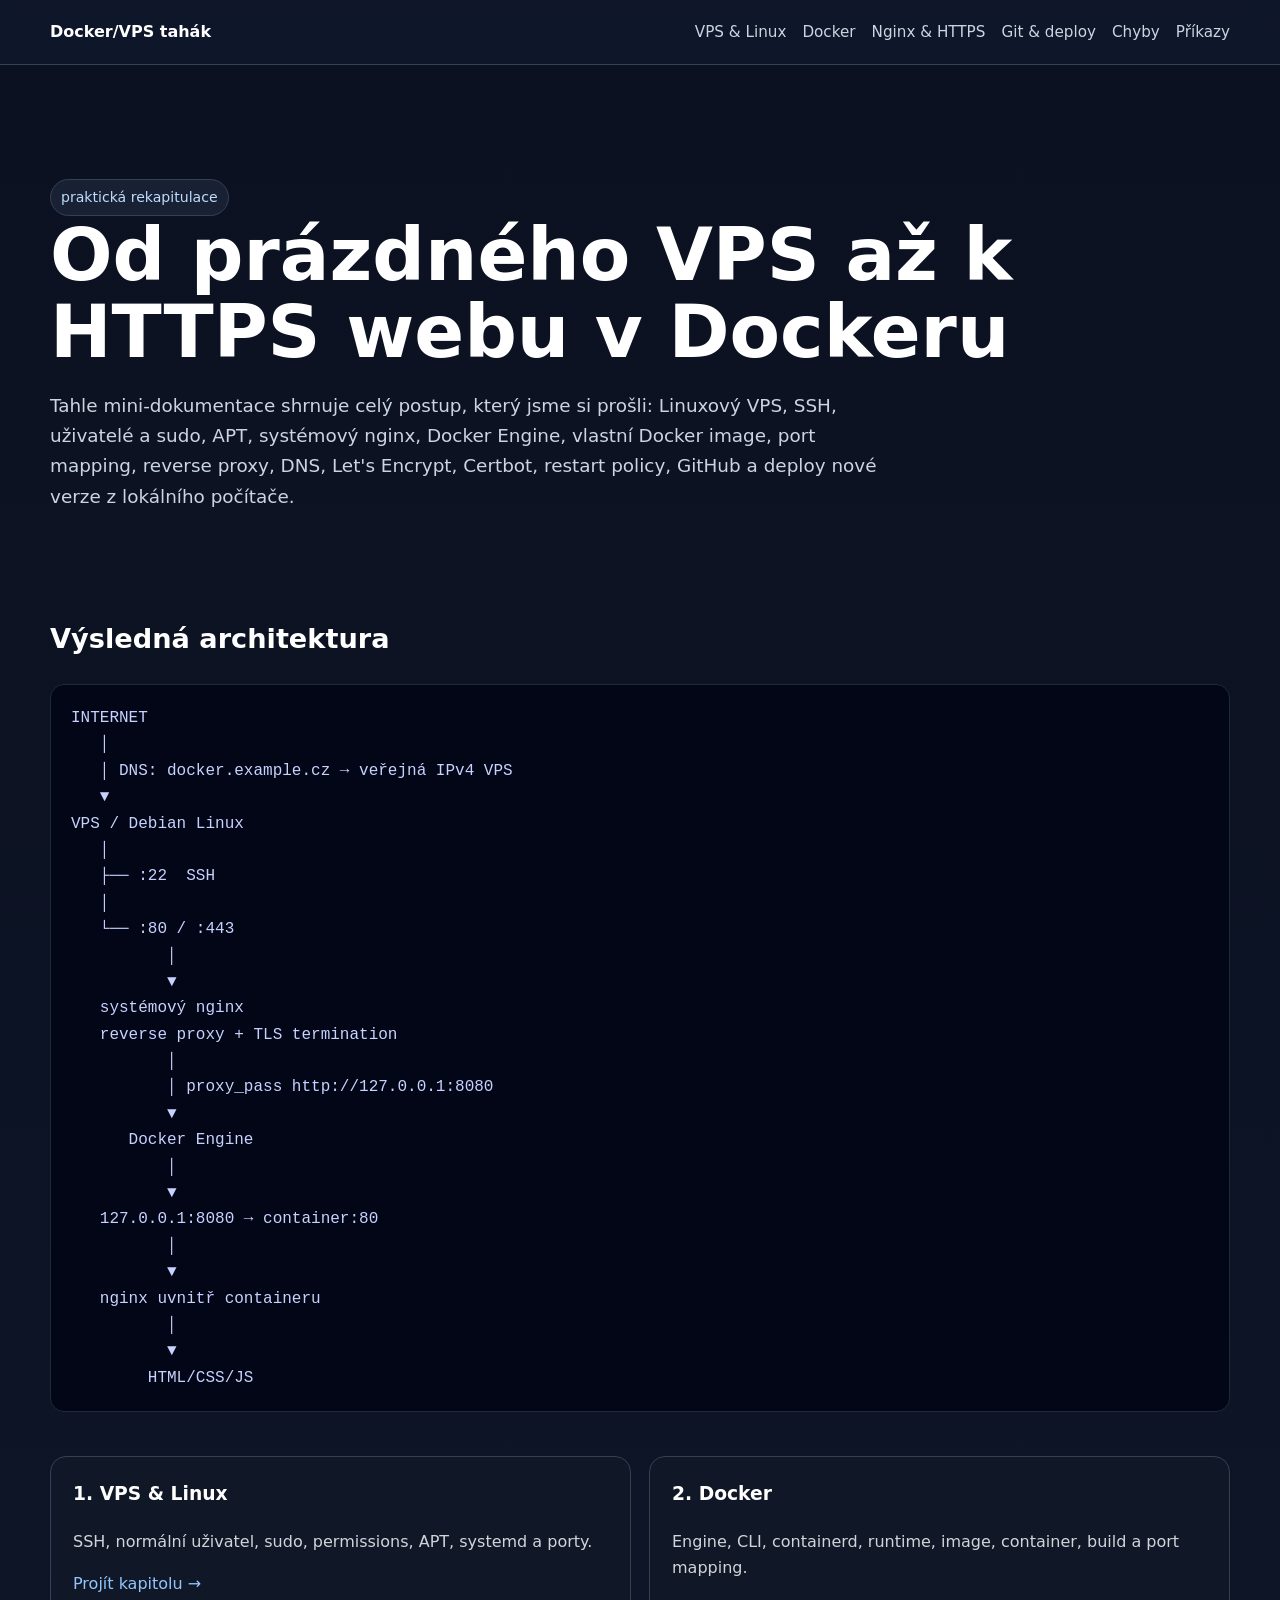
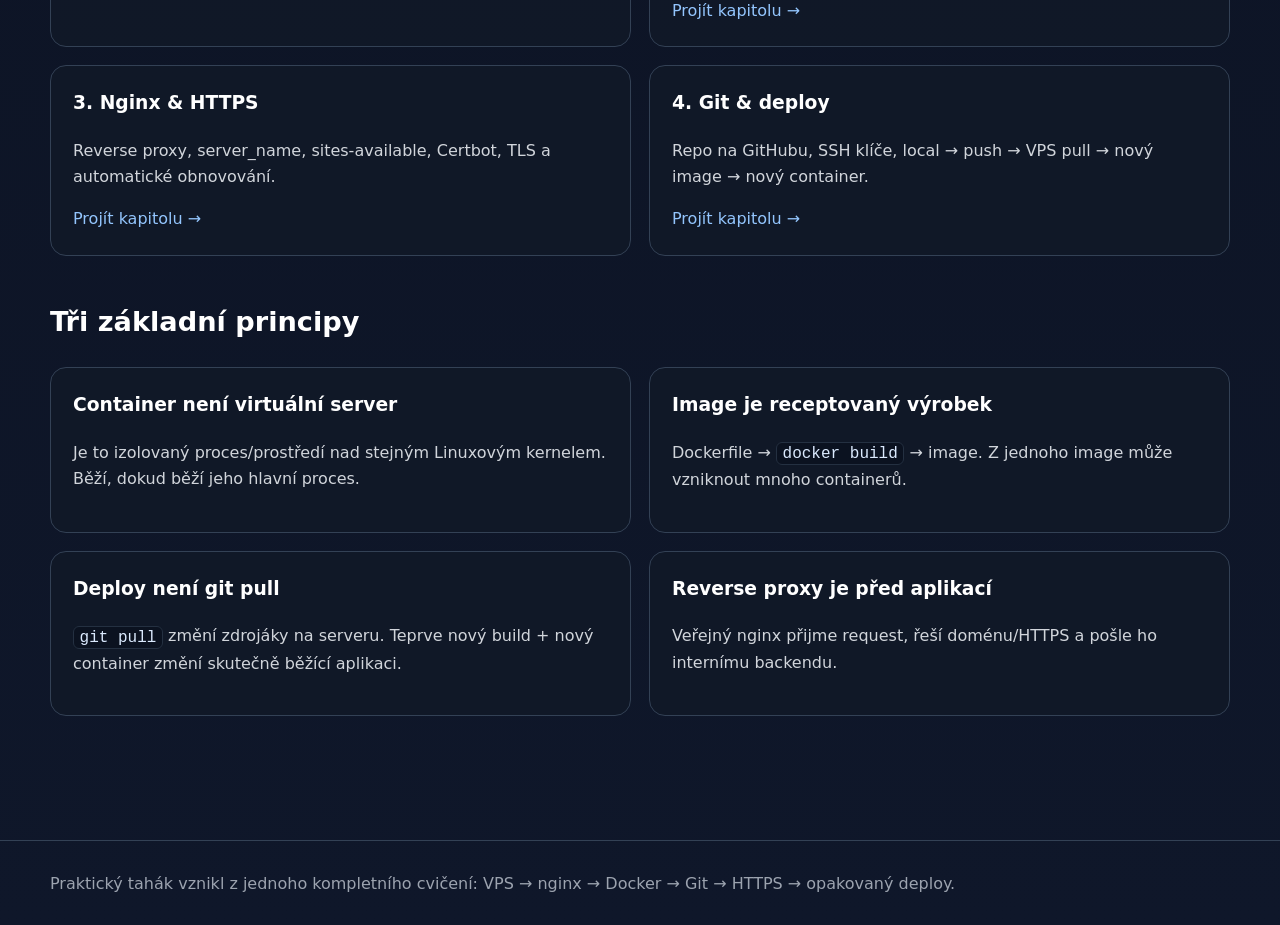
<file: site/index.html>
<!doctype html>
<html lang="cs">
<head>
  <meta charset="utf-8">
  <meta name="viewport" content="width=device-width,initial-scale=1">
  <title>Úvod – Docker/VPS tahák</title>
  <link rel="stylesheet" href="assets/style.css">
</head>
<body>

<header>
  <div class="wrap nav">
    <a class="brand" href="index.html">Docker/VPS tahák</a>
    <nav>
      <ul>
        <li><a href="vps-linux.html">VPS & Linux</a></li>
        <li><a href="docker.html">Docker</a></li>
        <li><a href="nginx-https.html">Nginx & HTTPS</a></li>
        <li><a href="git-deploy.html">Git & deploy</a></li>
        <li><a href="troubleshooting.html">Chyby</a></li>
        <li><a href="prikazy.html">Příkazy</a></li>
      </ul>
    </nav>
  </div>
</header>

<main class="wrap">

<section class="hero">
  <span class="badge">praktická rekapitulace</span>
  <h1>Od prázdného VPS až k HTTPS webu v Dockeru</h1>
  <p>
    Tahle mini-dokumentace shrnuje celý postup, který jsme si prošli:
    Linuxový VPS, SSH, uživatelé a sudo, APT, systémový nginx, Docker Engine,
    vlastní Docker image, port mapping, reverse proxy, DNS, Let's Encrypt,
    Certbot, restart policy, GitHub a deploy nové verze z lokálního počítače.
  </p>
</section>

<section>
  <h2>Výsledná architektura</h2>
  <div class="arch">INTERNET
   │
   │ DNS: docker.example.cz → veřejná IPv4 VPS
   ▼
VPS / Debian Linux
   │
   ├── :22  SSH
   │
   └── :80 / :443
          │
          ▼
   systémový nginx
   reverse proxy + TLS termination
          │
          │ proxy_pass http://127.0.0.1:8080
          ▼
      Docker Engine
          │
          ▼
   127.0.0.1:8080 → container:80
          │
          ▼
   nginx uvnitř containeru
          │
          ▼
        HTML/CSS/JS</div>
</section>

<section class="grid">
  <div class="card">
    <h3>1. VPS & Linux</h3>
    <p>SSH, normální uživatel, sudo, permissions, APT, systemd a porty.</p>
    <a href="vps-linux.html">Projít kapitolu →</a>
  </div>
  <div class="card">
    <h3>2. Docker</h3>
    <p>Engine, CLI, containerd, runtime, image, container, build a port mapping.</p>
    <a href="docker.html">Projít kapitolu →</a>
  </div>
  <div class="card">
    <h3>3. Nginx & HTTPS</h3>
    <p>Reverse proxy, server_name, sites-available, Certbot, TLS a automatické obnovování.</p>
    <a href="nginx-https.html">Projít kapitolu →</a>
  </div>
  <div class="card">
    <h3>4. Git & deploy</h3>
    <p>Repo na GitHubu, SSH klíče, local → push → VPS pull → nový image → nový container.</p>
    <a href="git-deploy.html">Projít kapitolu →</a>
  </div>
</section>

<section>
  <h2>Tři základní principy</h2>
  <div class="grid">
    <div class="card">
      <h3>Container není virtuální server</h3>
      <p>Je to izolovaný proces/prostředí nad stejným Linuxovým kernelem. Běží, dokud běží jeho hlavní proces.</p>
    </div>
    <div class="card">
      <h3>Image je receptovaný výrobek</h3>
      <p>Dockerfile → <code>docker build</code> → image. Z jednoho image může vzniknout mnoho containerů.</p>
    </div>
    <div class="card">
      <h3>Deploy není git pull</h3>
      <p><code>git pull</code> změní zdrojáky na serveru. Teprve nový build + nový container změní skutečně běžící aplikaci.</p>
    </div>
    <div class="card">
      <h3>Reverse proxy je před aplikací</h3>
      <p>Veřejný nginx přijme request, řeší doménu/HTTPS a pošle ho internímu backendu.</p>
    </div>
  </div>
</section>

</main>

<footer class="footer">
  <div class="wrap">
    Praktický tahák vznikl z jednoho kompletního cvičení: VPS → nginx → Docker → Git → HTTPS → opakovaný deploy.
  </div>
</footer>
<script src="assets/app.js"></script>

</body>
</html>
</file>
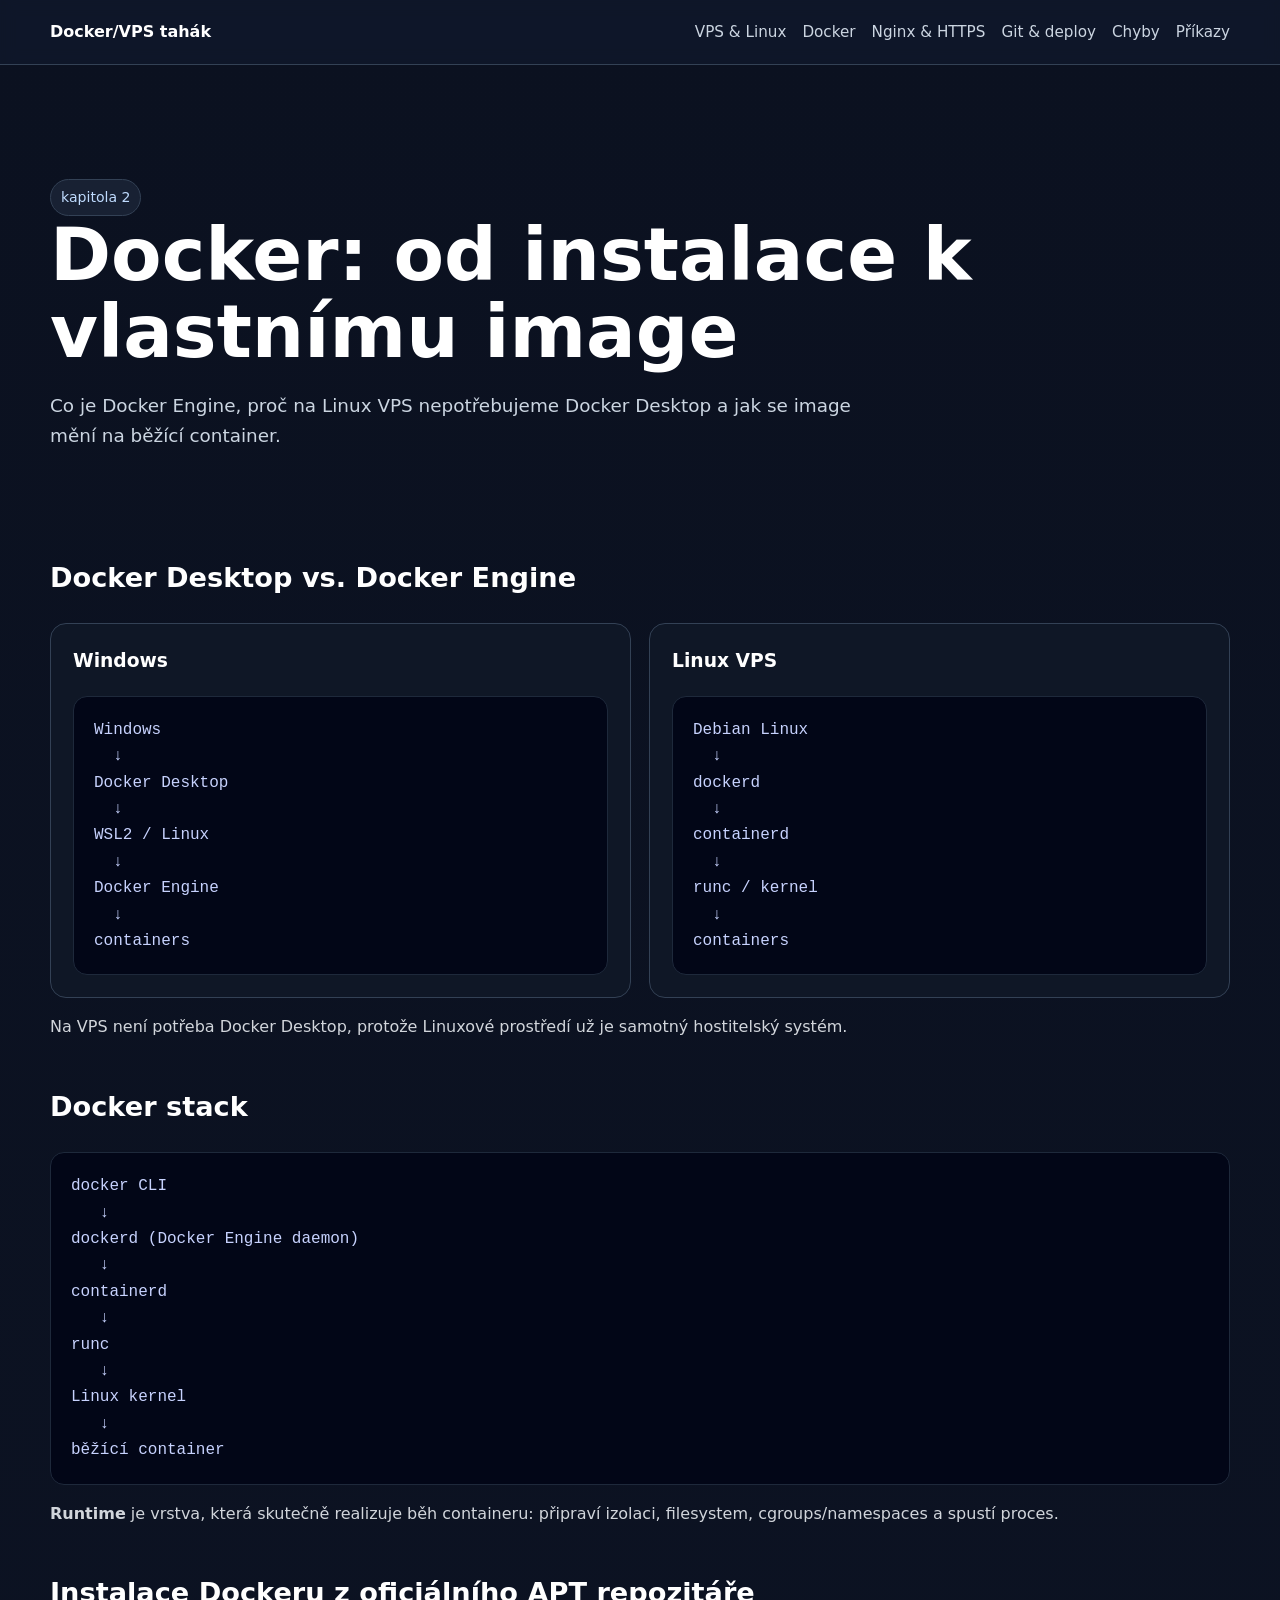
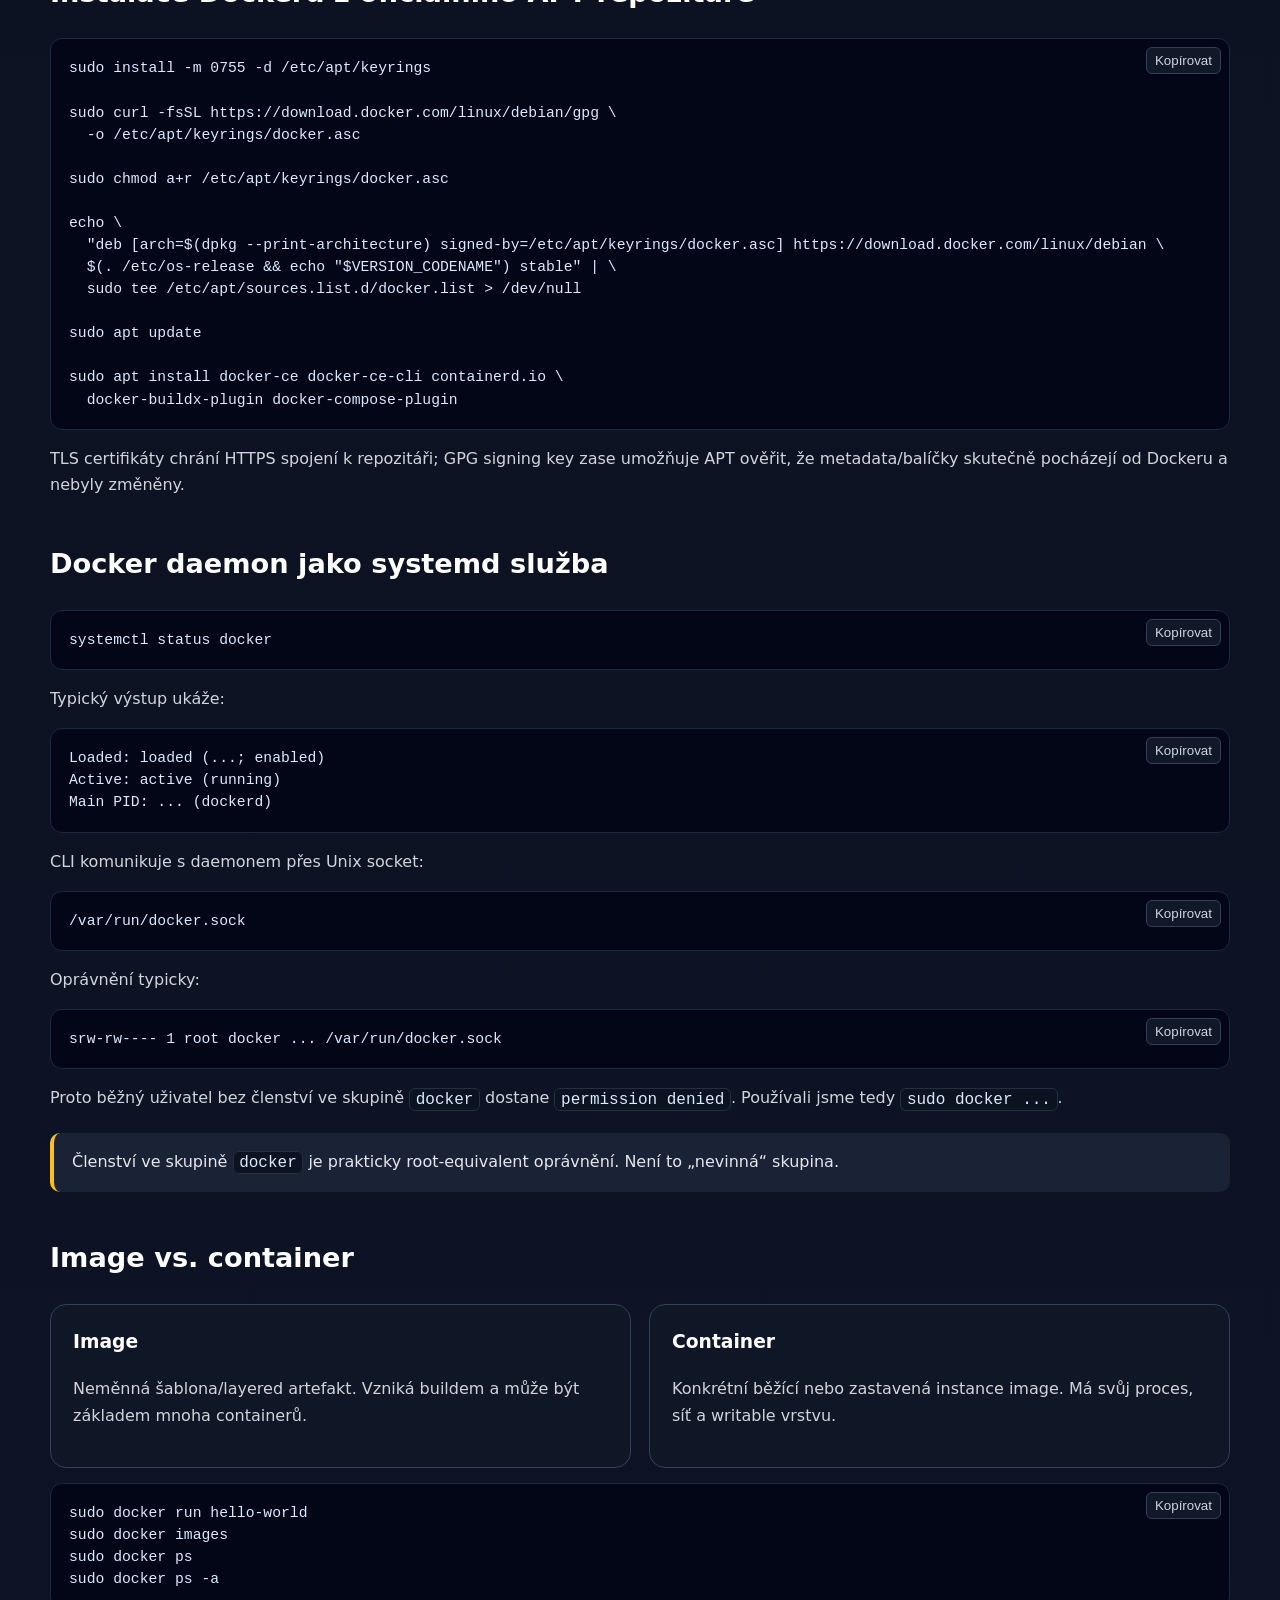
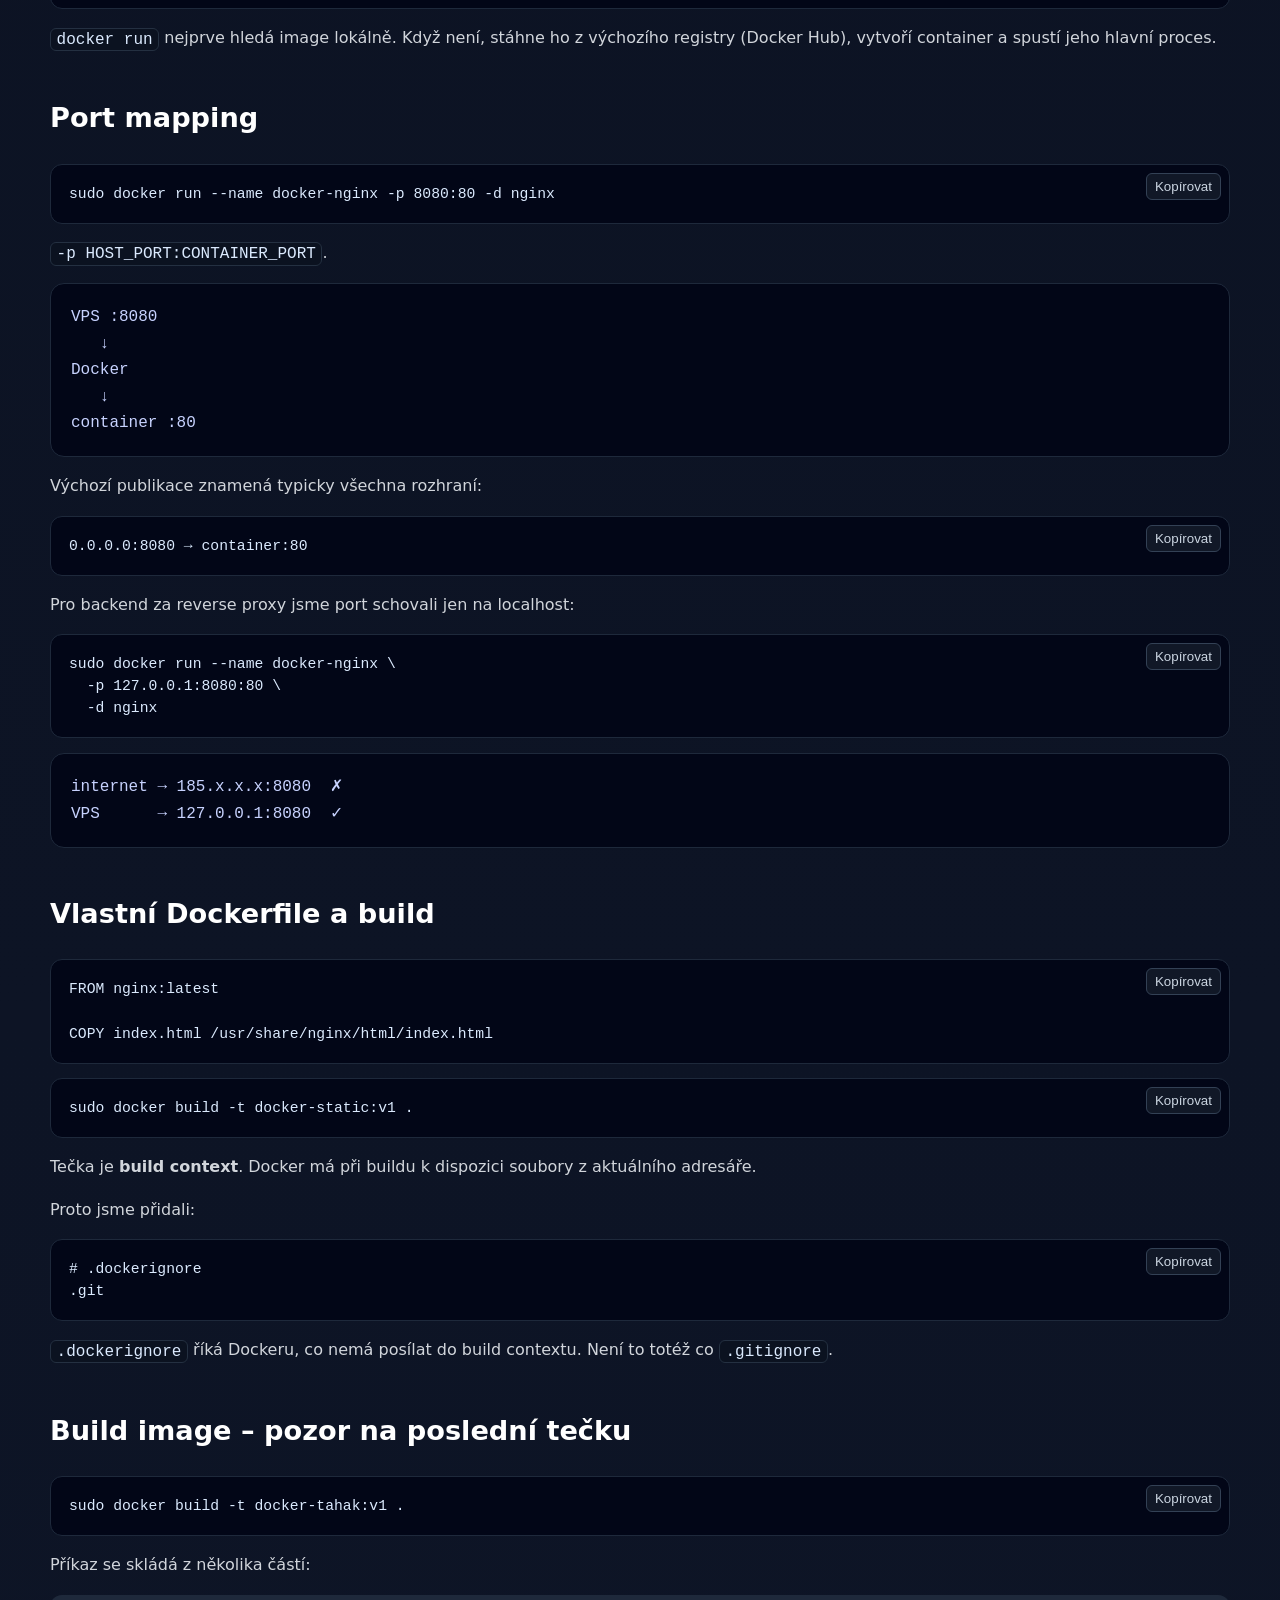
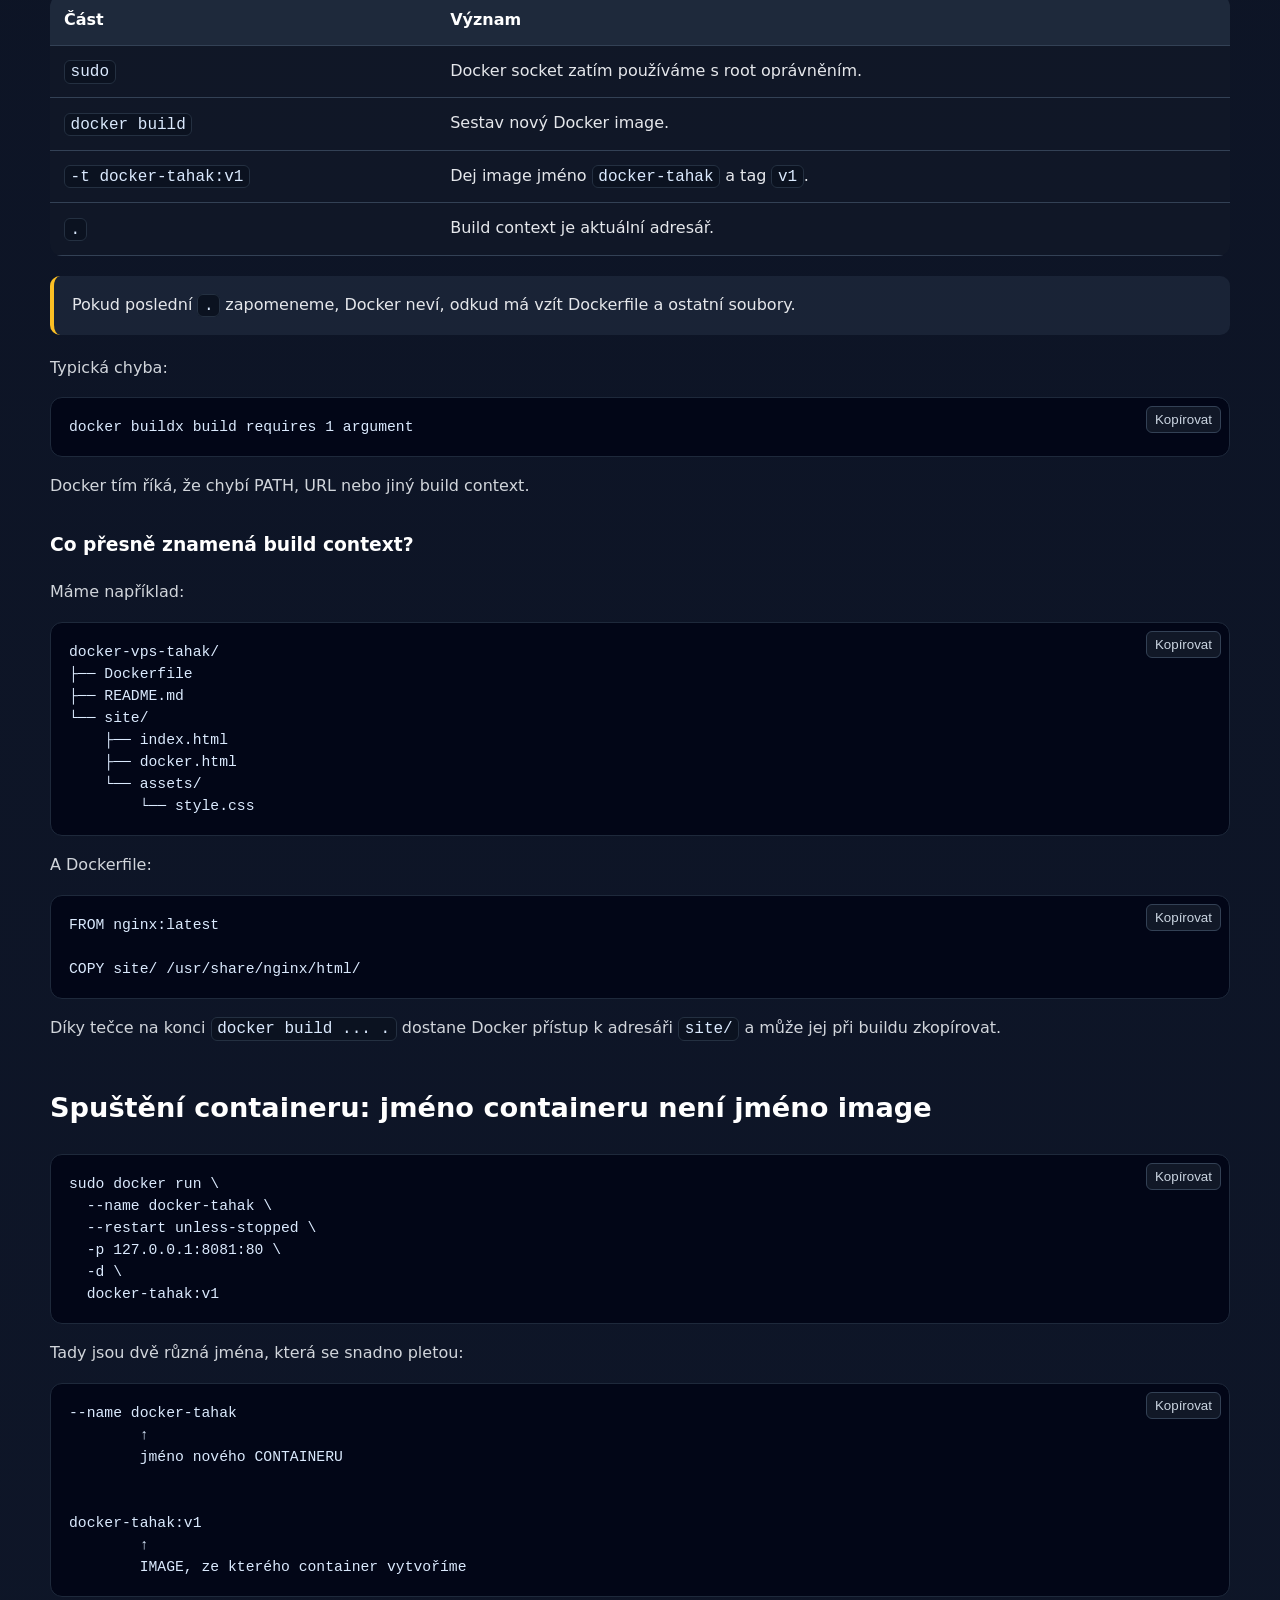
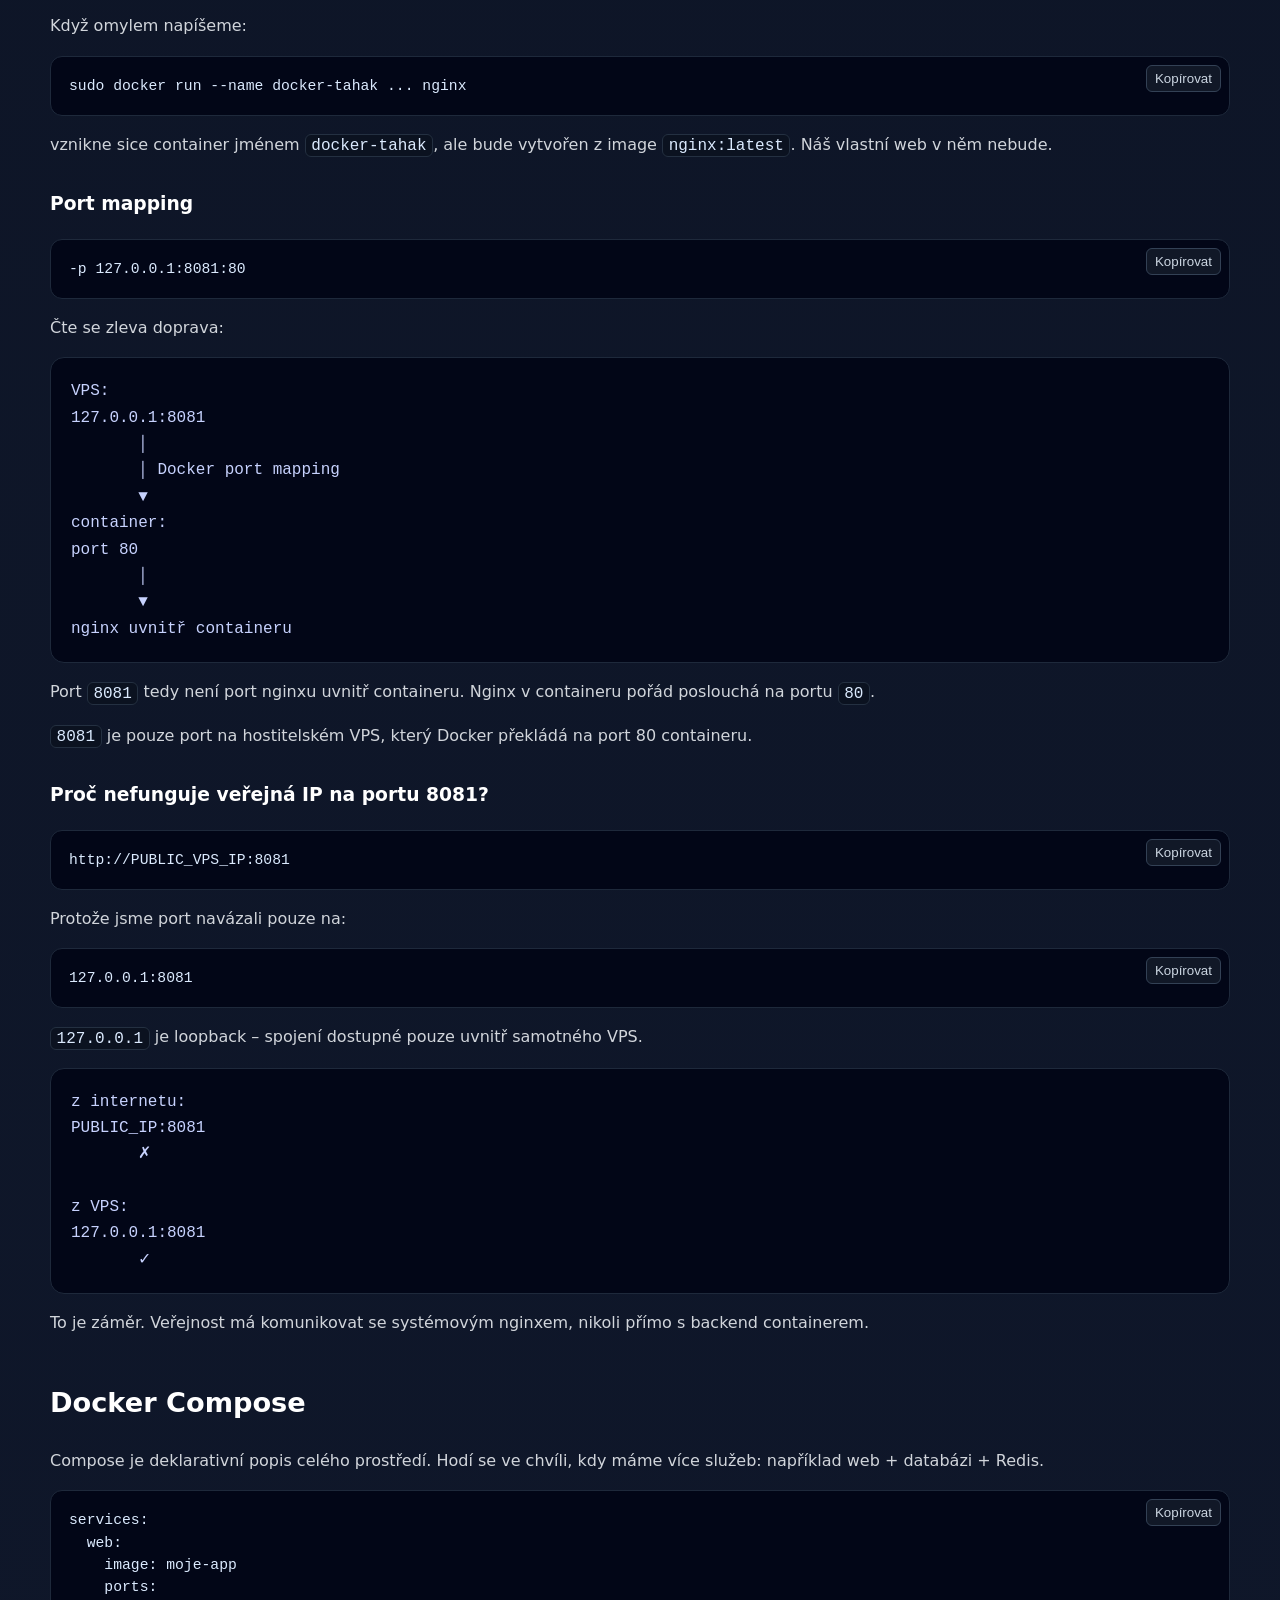
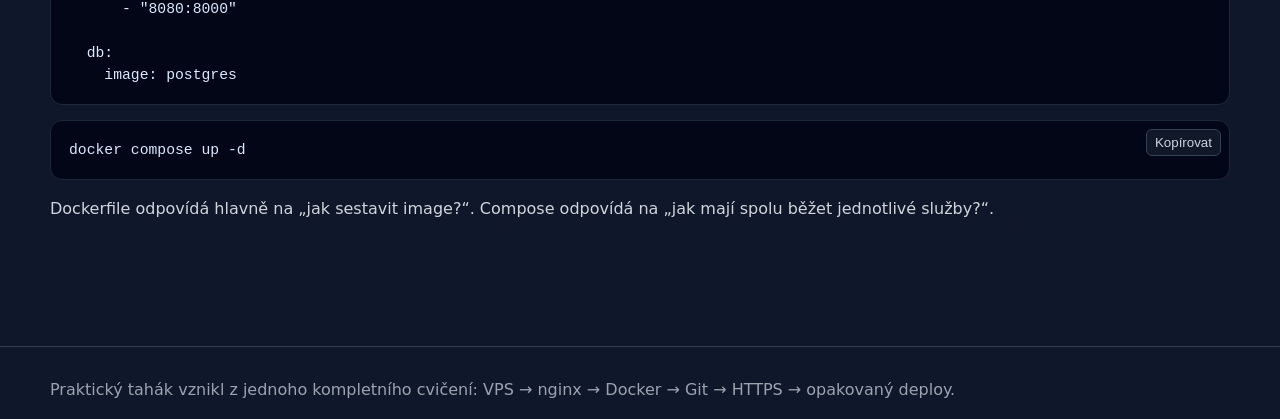
<file: site/docker.html>
<!doctype html>
<html lang="cs">
<head>
  <meta charset="utf-8">
  <meta name="viewport" content="width=device-width,initial-scale=1">
  <title>Docker – Docker/VPS tahák</title>
  <link rel="stylesheet" href="assets/style.css">
</head>
<body>

<header>
  <div class="wrap nav">
    <a class="brand" href="index.html">Docker/VPS tahák</a>
    <nav>
      <ul>
        <li><a href="vps-linux.html">VPS & Linux</a></li>
        <li><a href="docker.html">Docker</a></li>
        <li><a href="nginx-https.html">Nginx & HTTPS</a></li>
        <li><a href="git-deploy.html">Git & deploy</a></li>
        <li><a href="troubleshooting.html">Chyby</a></li>
        <li><a href="prikazy.html">Příkazy</a></li>
      </ul>
    </nav>
  </div>
</header>

<main class="wrap">

<section class="hero">
  <span class="badge">kapitola 2</span>
  <h1>Docker: od instalace k vlastnímu image</h1>
  <p>Co je Docker Engine, proč na Linux VPS nepotřebujeme Docker Desktop a jak se image mění na běžící container.</p>
</section>

<section>
  <h2>Docker Desktop vs. Docker Engine</h2>
  <div class="grid">
    <div class="card">
      <h3>Windows</h3>
      <div class="arch">Windows
  ↓
Docker Desktop
  ↓
WSL2 / Linux
  ↓
Docker Engine
  ↓
containers</div>
    </div>
    <div class="card">
      <h3>Linux VPS</h3>
      <div class="arch">Debian Linux
  ↓
dockerd
  ↓
containerd
  ↓
runc / kernel
  ↓
containers</div>
    </div>
  </div>
  <p>Na VPS není potřeba Docker Desktop, protože Linuxové prostředí už je samotný hostitelský systém.</p>
</section>

<section>
  <h2>Docker stack</h2>
  <div class="arch">docker CLI
   ↓
dockerd (Docker Engine daemon)
   ↓
containerd
   ↓
runc
   ↓
Linux kernel
   ↓
běžící container</div>
  <p>
    <strong>Runtime</strong> je vrstva, která skutečně realizuje běh containeru:
    připraví izolaci, filesystem, cgroups/namespaces a spustí proces.
  </p>
</section>

<section>
  <h2>Instalace Dockeru z oficiálního APT repozitáře</h2>
  <pre><code>sudo install -m 0755 -d /etc/apt/keyrings

sudo curl -fsSL https://download.docker.com/linux/debian/gpg \
  -o /etc/apt/keyrings/docker.asc

sudo chmod a+r /etc/apt/keyrings/docker.asc

echo \
  "deb [arch=$(dpkg --print-architecture) signed-by=/etc/apt/keyrings/docker.asc] https://download.docker.com/linux/debian \
  $(. /etc/os-release && echo "$VERSION_CODENAME") stable" | \
  sudo tee /etc/apt/sources.list.d/docker.list > /dev/null

sudo apt update

sudo apt install docker-ce docker-ce-cli containerd.io \
  docker-buildx-plugin docker-compose-plugin</code></pre>
  <p>
    TLS certifikáty chrání HTTPS spojení k repozitáři; GPG signing key zase umožňuje APT ověřit,
    že metadata/balíčky skutečně pocházejí od Dockeru a nebyly změněny.
  </p>
</section>

<section>
  <h2>Docker daemon jako systemd služba</h2>
  <pre><code>systemctl status docker</code></pre>
  <p>Typický výstup ukáže:</p>
  <pre><code>Loaded: loaded (...; enabled)
Active: active (running)
Main PID: ... (dockerd)</code></pre>
  <p>CLI komunikuje s daemonem přes Unix socket:</p>
  <pre><code>/var/run/docker.sock</code></pre>
  <p>Oprávnění typicky:</p>
  <pre><code>srw-rw---- 1 root docker ... /var/run/docker.sock</code></pre>
  <p>
    Proto běžný uživatel bez členství ve skupině <code>docker</code> dostane
    <code>permission denied</code>. Používali jsme tedy <code>sudo docker ...</code>.
  </p>
  <div class="callout warn">
    Členství ve skupině <code>docker</code> je prakticky root-equivalent oprávnění. Není to „nevinná“ skupina.
  </div>
</section>

<section>
  <h2>Image vs. container</h2>
  <div class="grid">
    <div class="card">
      <h3>Image</h3>
      <p>Neměnná šablona/layered artefakt. Vzniká buildem a může být základem mnoha containerů.</p>
    </div>
    <div class="card">
      <h3>Container</h3>
      <p>Konkrétní běžící nebo zastavená instance image. Má svůj proces, síť a writable vrstvu.</p>
    </div>
  </div>
  <pre><code>sudo docker run hello-world
sudo docker images
sudo docker ps
sudo docker ps -a</code></pre>
  <p>
    <code>docker run</code> nejprve hledá image lokálně. Když není, stáhne ho z výchozího registry (Docker Hub),
    vytvoří container a spustí jeho hlavní proces.
  </p>
</section>

<section>
  <h2>Port mapping</h2>
  <pre><code>sudo docker run --name docker-nginx -p 8080:80 -d nginx</code></pre>
  <p><code>-p HOST_PORT:CONTAINER_PORT</code>.</p>
  <div class="arch">VPS :8080
   ↓
Docker
   ↓
container :80</div>
  <p>Výchozí publikace znamená typicky všechna rozhraní:</p>
  <pre><code>0.0.0.0:8080 → container:80</code></pre>
  <p>Pro backend za reverse proxy jsme port schovali jen na localhost:</p>
  <pre><code>sudo docker run --name docker-nginx \
  -p 127.0.0.1:8080:80 \
  -d nginx</code></pre>
  <div class="arch">internet → 185.x.x.x:8080  ✗
VPS      → 127.0.0.1:8080  ✓</div>
</section>

<section>
  <h2>Vlastní Dockerfile a build</h2>
  <pre><code>FROM nginx:latest

COPY index.html /usr/share/nginx/html/index.html</code></pre>
  <pre><code>sudo docker build -t docker-static:v1 .</code></pre>
  <p>
    Tečka je <strong>build context</strong>. Docker má při buildu k dispozici soubory z aktuálního adresáře.
  </p>
  <p>Proto jsme přidali:</p>
  <pre><code># .dockerignore
.git</code></pre>
  <p>
    <code>.dockerignore</code> říká Dockeru, co nemá posílat do build contextu.
    Není to totéž co <code>.gitignore</code>.
  </p>
</section>

<section>
  <h2>Build image – pozor na poslední tečku</h2>

  <pre><code>sudo docker build -t docker-tahak:v1 .</code></pre>

  <p>Příkaz se skládá z několika částí:</p>

  <table>
    <tr>
      <th>Část</th>
      <th>Význam</th>
    </tr>
    <tr>
      <td><code>sudo</code></td>
      <td>Docker socket zatím používáme s root oprávněním.</td>
    </tr>
    <tr>
      <td><code>docker build</code></td>
      <td>Sestav nový Docker image.</td>
    </tr>
    <tr>
      <td><code>-t docker-tahak:v1</code></td>
      <td>Dej image jméno <code>docker-tahak</code> a tag <code>v1</code>.</td>
    </tr>
    <tr>
      <td><code>.</code></td>
      <td>Build context je aktuální adresář.</td>
    </tr>
  </table>

  <div class="callout warn">
    Pokud poslední <code>.</code> zapomeneme, Docker neví,
    odkud má vzít Dockerfile a ostatní soubory.
  </div>

  <p>Typická chyba:</p>

  <pre><code>docker buildx build requires 1 argument</code></pre>

  <p>
    Docker tím říká, že chybí PATH, URL nebo jiný build context.
  </p>

  <h3>Co přesně znamená build context?</h3>

  <p>
    Máme například:
  </p>

  <pre><code>docker-vps-tahak/
├── Dockerfile
├── README.md
└── site/
    ├── index.html
    ├── docker.html
    └── assets/
        └── style.css</code></pre>

  <p>A Dockerfile:</p>

  <pre><code>FROM nginx:latest

COPY site/ /usr/share/nginx/html/</code></pre>

  <p>
    Díky tečce na konci <code>docker build ... .</code> dostane Docker
    přístup k adresáři <code>site/</code> a může jej při buildu zkopírovat.
  </p>
</section>

<section>
  <h2>Spuštění containeru: jméno containeru není jméno image</h2>

  <pre><code>sudo docker run \
  --name docker-tahak \
  --restart unless-stopped \
  -p 127.0.0.1:8081:80 \
  -d \
  docker-tahak:v1</code></pre>

  <p>
    Tady jsou dvě různá jména, která se snadno pletou:
  </p>

  <pre><code>--name docker-tahak
        ↑
        jméno nového CONTAINERU


docker-tahak:v1
        ↑
        IMAGE, ze kterého container vytvoříme</code></pre>

  <p>
    Když omylem napíšeme:
  </p>

  <pre><code>sudo docker run --name docker-tahak ... nginx</code></pre>

  <p>
    vznikne sice container jménem <code>docker-tahak</code>,
    ale bude vytvořen z image <code>nginx:latest</code>.
    Náš vlastní web v něm nebude.
  </p>

  <h3>Port mapping</h3>

  <pre><code>-p 127.0.0.1:8081:80</code></pre>

  <p>Čte se zleva doprava:</p>

  <div class="arch">VPS:
127.0.0.1:8081
       │
       │ Docker port mapping
       ▼
container:
port 80
       │
       ▼
nginx uvnitř containeru</div>

  <p>
    Port <code>8081</code> tedy není port nginxu uvnitř containeru.
    Nginx v containeru pořád poslouchá na portu <code>80</code>.
  </p>

  <p>
    <code>8081</code> je pouze port na hostitelském VPS,
    který Docker překládá na port 80 containeru.
  </p>

  <h3>Proč nefunguje veřejná IP na portu 8081?</h3>

  <pre><code>http://PUBLIC_VPS_IP:8081</code></pre>

  <p>
    Protože jsme port navázali pouze na:
  </p>

  <pre><code>127.0.0.1:8081</code></pre>

  <p>
    <code>127.0.0.1</code> je loopback – spojení dostupné pouze
    uvnitř samotného VPS.
  </p>

  <div class="arch">z internetu:
PUBLIC_IP:8081
       ✗

z VPS:
127.0.0.1:8081
       ✓</div>

  <p>
    To je záměr. Veřejnost má komunikovat se systémovým nginxem,
    nikoli přímo s backend containerem.
  </p>
</section>

<section>
  <h2>Docker Compose</h2>
  <p>
    Compose je deklarativní popis celého prostředí. Hodí se ve chvíli, kdy máme více služeb:
    například web + databázi + Redis.
  </p>
  <pre><code>services:
  web:
    image: moje-app
    ports:
      - "8080:8000"

  db:
    image: postgres</code></pre>
  <pre><code>docker compose up -d</code></pre>
  <p>
    Dockerfile odpovídá hlavně na „jak sestavit image?“.
    Compose odpovídá na „jak mají spolu běžet jednotlivé služby?“.
  </p>
</section>

</main>

<footer class="footer">
  <div class="wrap">
    Praktický tahák vznikl z jednoho kompletního cvičení: VPS → nginx → Docker → Git → HTTPS → opakovaný deploy.
  </div>
</footer>
<script src="assets/app.js"></script>

</body>
</html>
</file>
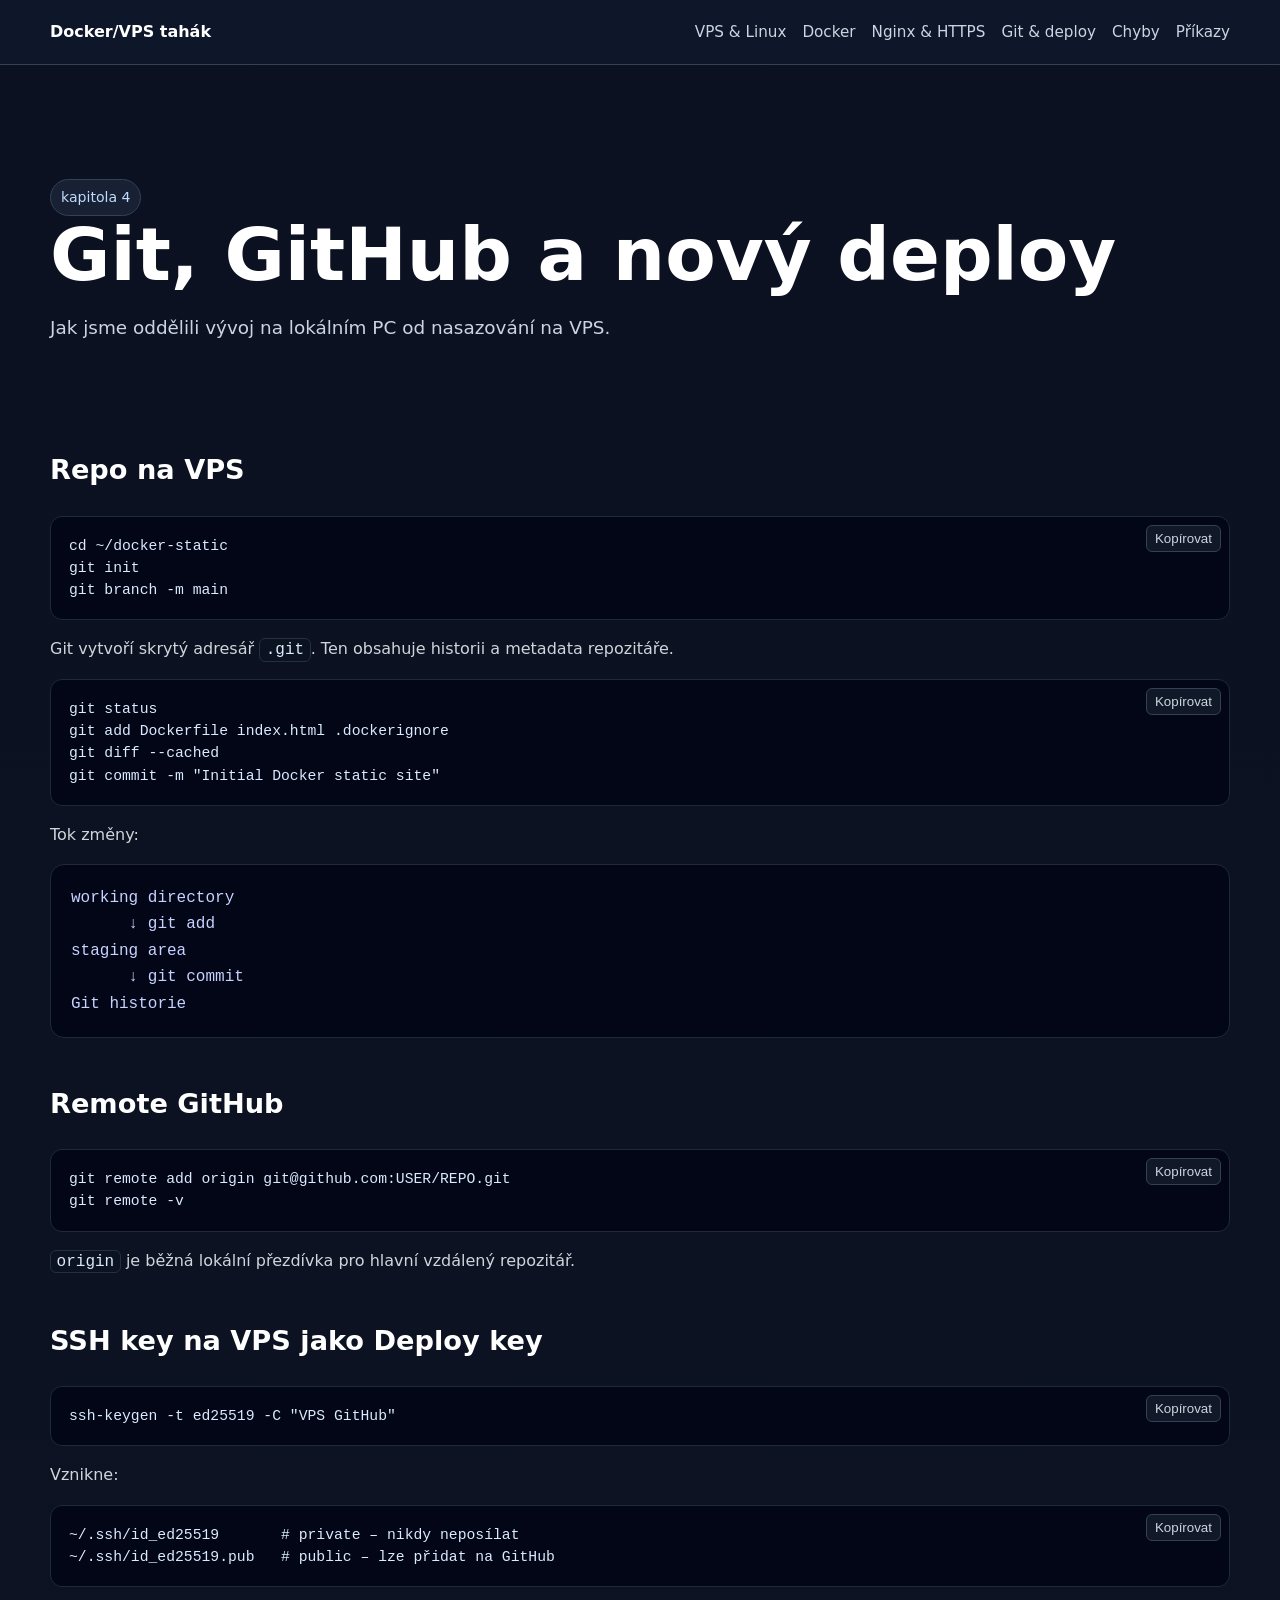
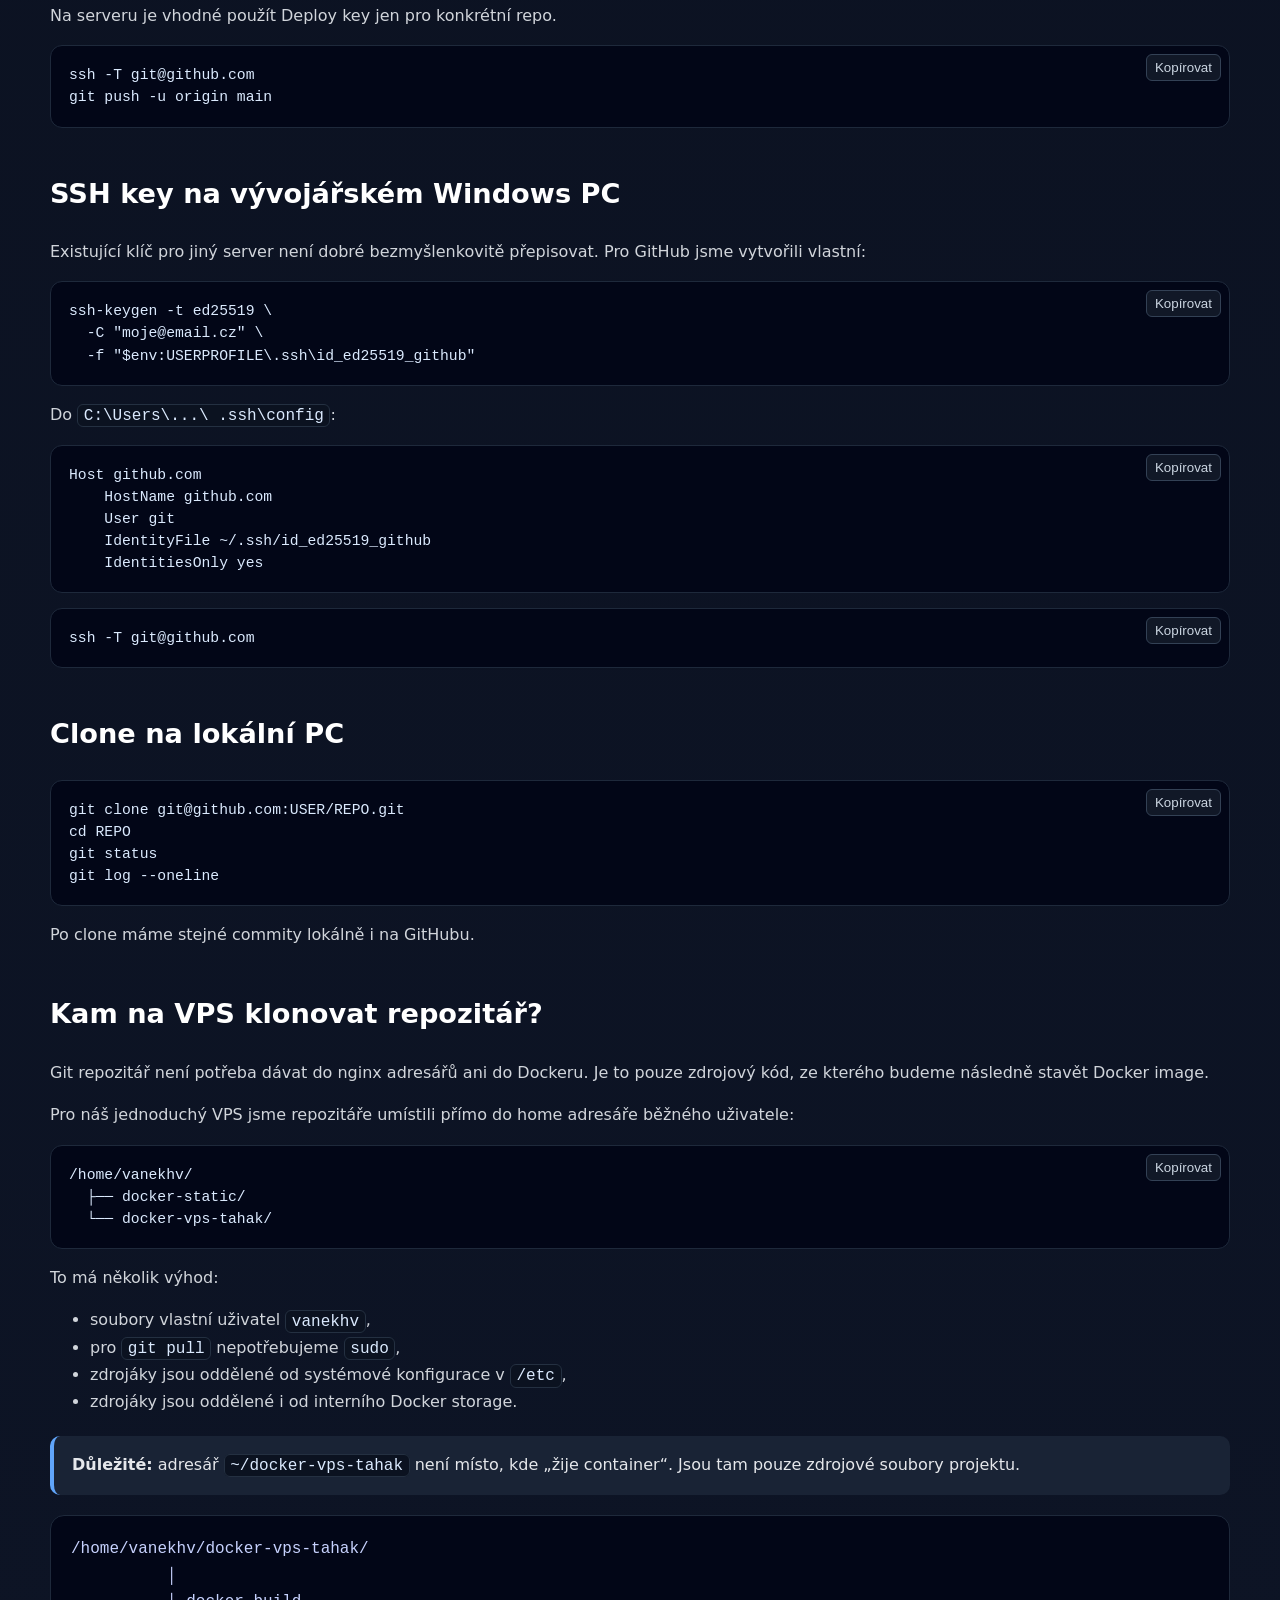
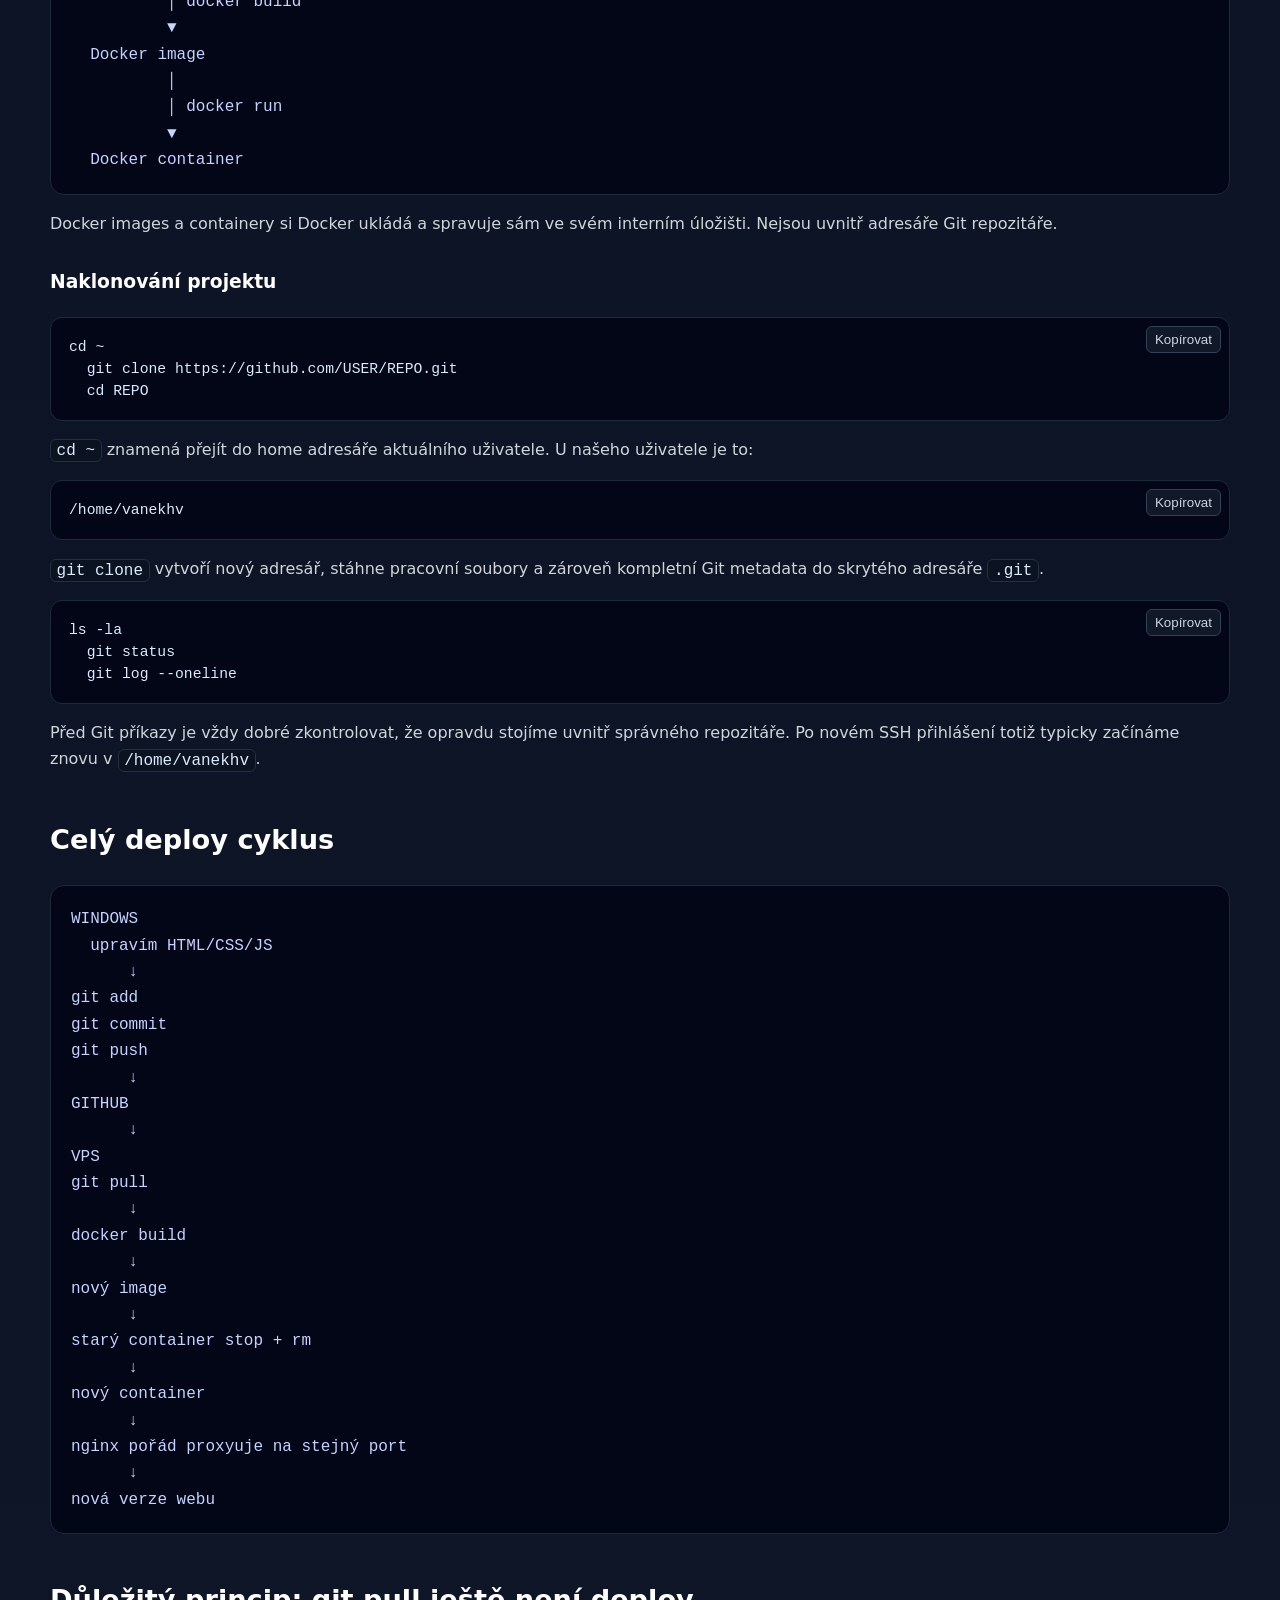
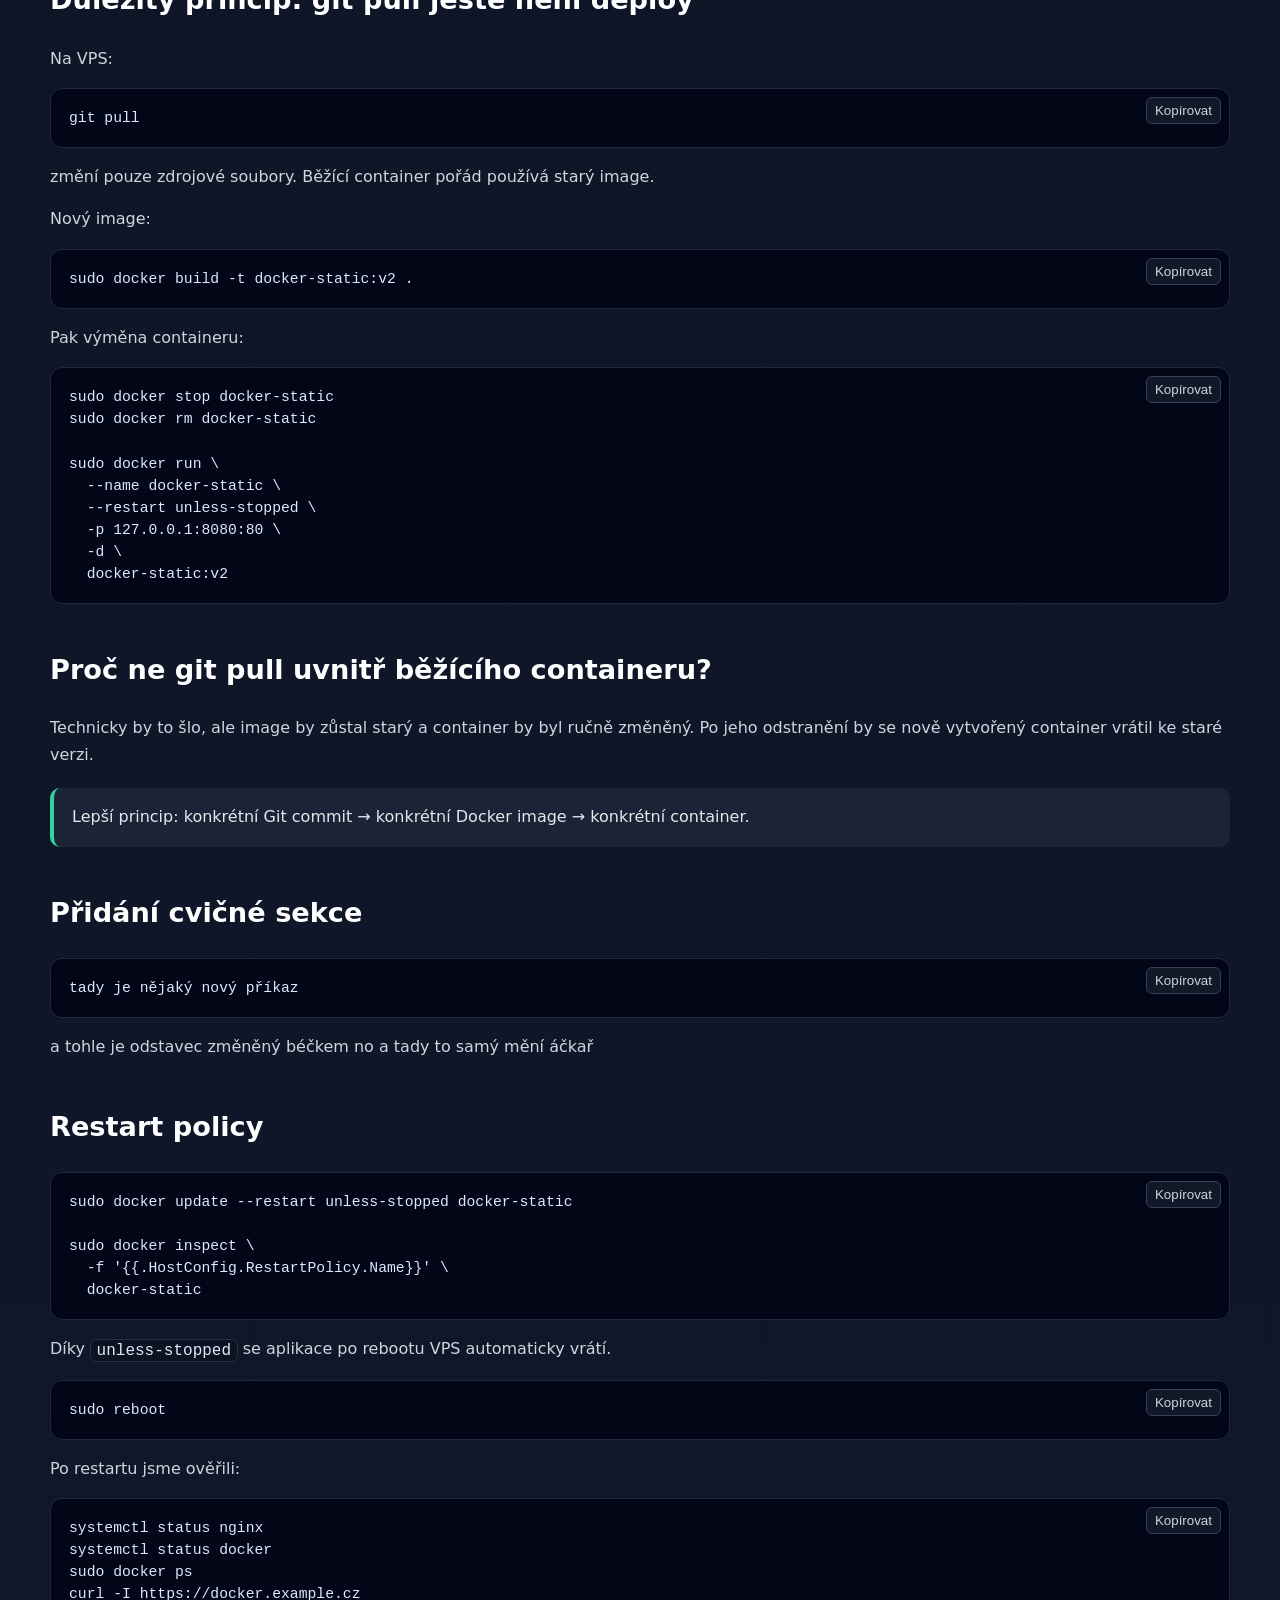
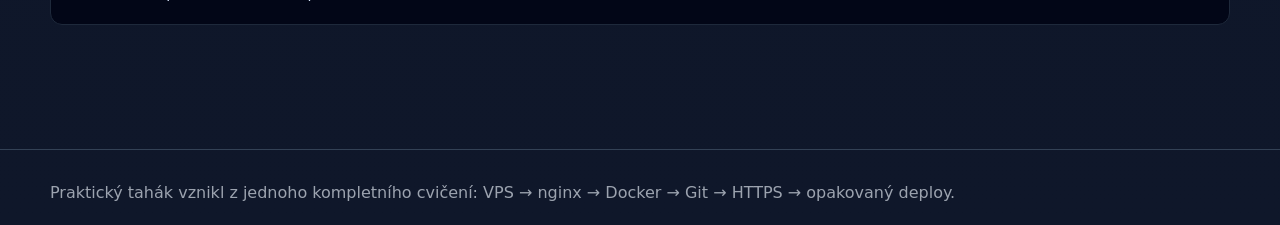
<file: site/git-deploy.html>
<!doctype html>
<html lang="cs">
<head>
  <meta charset="utf-8">
  <meta name="viewport" content="width=device-width,initial-scale=1">
  <title>Git & deploy – Docker/VPS tahák</title>
  <link rel="stylesheet" href="assets/style.css">
</head>
<body>

<header>
  <div class="wrap nav">
    <a class="brand" href="index.html">Docker/VPS tahák</a>
    <nav>
      <ul>
        <li><a href="vps-linux.html">VPS & Linux</a></li>
        <li><a href="docker.html">Docker</a></li>
        <li><a href="nginx-https.html">Nginx & HTTPS</a></li>
        <li><a href="git-deploy.html">Git & deploy</a></li>
        <li><a href="troubleshooting.html">Chyby</a></li>
        <li><a href="prikazy.html">Příkazy</a></li>
      </ul>
    </nav>
  </div>
</header>

<main class="wrap">

<section class="hero">
  <span class="badge">kapitola 4</span>
  <h1>Git, GitHub a nový deploy</h1>
  <p>Jak jsme oddělili vývoj na lokálním PC od nasazování na VPS.</p>
</section>

<section>
  <h2>Repo na VPS</h2>
  <pre><code>cd ~/docker-static
git init
git branch -m main</code></pre>
  <p>Git vytvoří skrytý adresář <code>.git</code>. Ten obsahuje historii a metadata repozitáře.</p>
  <pre><code>git status
git add Dockerfile index.html .dockerignore
git diff --cached
git commit -m "Initial Docker static site"</code></pre>
  <p>
    Tok změny:
  </p>
  <div class="arch">working directory
      ↓ git add
staging area
      ↓ git commit
Git historie</div>
</section>

<section>
  <h2>Remote GitHub</h2>
  <pre><code>git remote add origin git@github.com:USER/REPO.git
git remote -v</code></pre>
  <p>
    <code>origin</code> je běžná lokální přezdívka pro hlavní vzdálený repozitář.
  </p>
</section>

<section>
  <h2>SSH key na VPS jako Deploy key</h2>
  <pre><code>ssh-keygen -t ed25519 -C "VPS GitHub"</code></pre>
  <p>Vznikne:</p>
  <pre><code>~/.ssh/id_ed25519       # private – nikdy neposílat
~/.ssh/id_ed25519.pub   # public – lze přidat na GitHub</code></pre>
  <p>
    Na serveru je vhodné použít Deploy key jen pro konkrétní repo.
  </p>
  <pre><code>ssh -T git@github.com
git push -u origin main</code></pre>
</section>

<section>
  <h2>SSH key na vývojářském Windows PC</h2>
  <p>
    Existující klíč pro jiný server není dobré bezmyšlenkovitě přepisovat.
    Pro GitHub jsme vytvořili vlastní:
  </p>
  <pre><code>ssh-keygen -t ed25519 \
  -C "moje@email.cz" \
  -f "$env:USERPROFILE\.ssh\id_ed25519_github"</code></pre>
  <p>Do <code>C:\Users\...\ .ssh\config</code>:</p>
  <pre><code>Host github.com
    HostName github.com
    User git
    IdentityFile ~/.ssh/id_ed25519_github
    IdentitiesOnly yes</code></pre>
  <pre><code>ssh -T git@github.com</code></pre>
</section>

<section>
  <h2>Clone na lokální PC</h2>
  <pre><code>git clone git@github.com:USER/REPO.git
cd REPO
git status
git log --oneline</code></pre>
  <p>
    Po clone máme stejné commity lokálně i na GitHubu.
  </p>
</section>

<section>
    <h2>Kam na VPS klonovat repozitář?</h2>

    <p>
      Git repozitář není potřeba dávat do nginx adresářů ani do Dockeru.
      Je to pouze zdrojový kód, ze kterého budeme následně stavět Docker image.
    </p>

    <p>
      Pro náš jednoduchý VPS jsme repozitáře umístili přímo do home adresáře
      běžného uživatele:
    </p>

    <pre><code>/home/vanekhv/
  ├── docker-static/
  └── docker-vps-tahak/</code></pre>

    <p>
      To má několik výhod:
    </p>

    <ul>
      <li>soubory vlastní uživatel <code>vanekhv</code>,</li>
      <li>pro <code>git pull</code> nepotřebujeme <code>sudo</code>,</li>
      <li>zdrojáky jsou oddělené od systémové konfigurace v <code>/etc</code>,</li>
      <li>zdrojáky jsou oddělené i od interního Docker storage.</li>
    </ul>

    <div class="callout">
      <strong>Důležité:</strong>
      adresář <code>~/docker-vps-tahak</code> není místo, kde „žije container“.
      Jsou tam pouze zdrojové soubory projektu.
    </div>

    <div class="arch">/home/vanekhv/docker-vps-tahak/
          │
          │ docker build
          ▼
  Docker image
          │
          │ docker run
          ▼
  Docker container</div>

    <p>
      Docker images a containery si Docker ukládá a spravuje sám ve svém
      interním úložišti. Nejsou uvnitř adresáře Git repozitáře.
    </p>

    <h3>Naklonování projektu</h3>

    <pre><code>cd ~
  git clone https://github.com/USER/REPO.git
  cd REPO</code></pre>

    <p>
      <code>cd ~</code> znamená přejít do home adresáře aktuálního uživatele.
      U našeho uživatele je to:
    </p>

    <pre><code>/home/vanekhv</code></pre>

    <p>
      <code>git clone</code> vytvoří nový adresář, stáhne pracovní soubory
      a zároveň kompletní Git metadata do skrytého adresáře <code>.git</code>.
    </p>

    <pre><code>ls -la
  git status
  git log --oneline</code></pre>

    <p>
      Před Git příkazy je vždy dobré zkontrolovat, že opravdu stojíme
      uvnitř správného repozitáře. Po novém SSH přihlášení totiž typicky
      začínáme znovu v <code>/home/vanekhv</code>.
    </p>
</section>

<section>
  <h2>Celý deploy cyklus</h2>
  <div class="arch">WINDOWS
  upravím HTML/CSS/JS
      ↓
git add
git commit
git push
      ↓
GITHUB
      ↓
VPS
git pull
      ↓
docker build
      ↓
nový image
      ↓
starý container stop + rm
      ↓
nový container
      ↓
nginx pořád proxyuje na stejný port
      ↓
nová verze webu</div>
</section>

<section>
  <h2>Důležitý princip: git pull ještě není deploy</h2>
  <p>Na VPS:</p>
  <pre><code>git pull</code></pre>
  <p>změní pouze zdrojové soubory. Běžící container pořád používá starý image.</p>
  <p>Nový image:</p>
  <pre><code>sudo docker build -t docker-static:v2 .</code></pre>
  <p>Pak výměna containeru:</p>
  <pre><code>sudo docker stop docker-static
sudo docker rm docker-static

sudo docker run \
  --name docker-static \
  --restart unless-stopped \
  -p 127.0.0.1:8080:80 \
  -d \
  docker-static:v2</code></pre>
</section>

<section>
  <h2>Proč ne git pull uvnitř běžícího containeru?</h2>
  <p>
    Technicky by to šlo, ale image by zůstal starý a container by byl ručně změněný.
    Po jeho odstranění by se nově vytvořený container vrátil ke staré verzi.
  </p>
  <div class="callout good">
    Lepší princip: konkrétní Git commit → konkrétní Docker image → konkrétní container.
  </div>
</section>

<section>
  <h2>Přidání cvičné sekce</h2>
  <pre><code>tady je nějaký nový příkaz</code></pre>
  <p>
    a tohle je odstavec změněný béčkem
    no a tady to samý mění áčkař
  </p>

</section>

<section>
  <h2>Restart policy</h2>
  <pre><code>sudo docker update --restart unless-stopped docker-static

sudo docker inspect \
  -f '{{.HostConfig.RestartPolicy.Name}}' \
  docker-static</code></pre>
  <p>
    Díky <code>unless-stopped</code> se aplikace po rebootu VPS automaticky vrátí.
  </p>
  <pre><code>sudo reboot</code></pre>
  <p>Po restartu jsme ověřili:</p>
  <pre><code>systemctl status nginx
systemctl status docker
sudo docker ps
curl -I https://docker.example.cz</code></pre>
</section>

</main>

<footer class="footer">
  <div class="wrap">
    Praktický tahák vznikl z jednoho kompletního cvičení: VPS → nginx → Docker → Git → HTTPS → opakovaný deploy.
  </div>
</footer>
<script src="assets/app.js"></script>

</body>
</html>
</file>
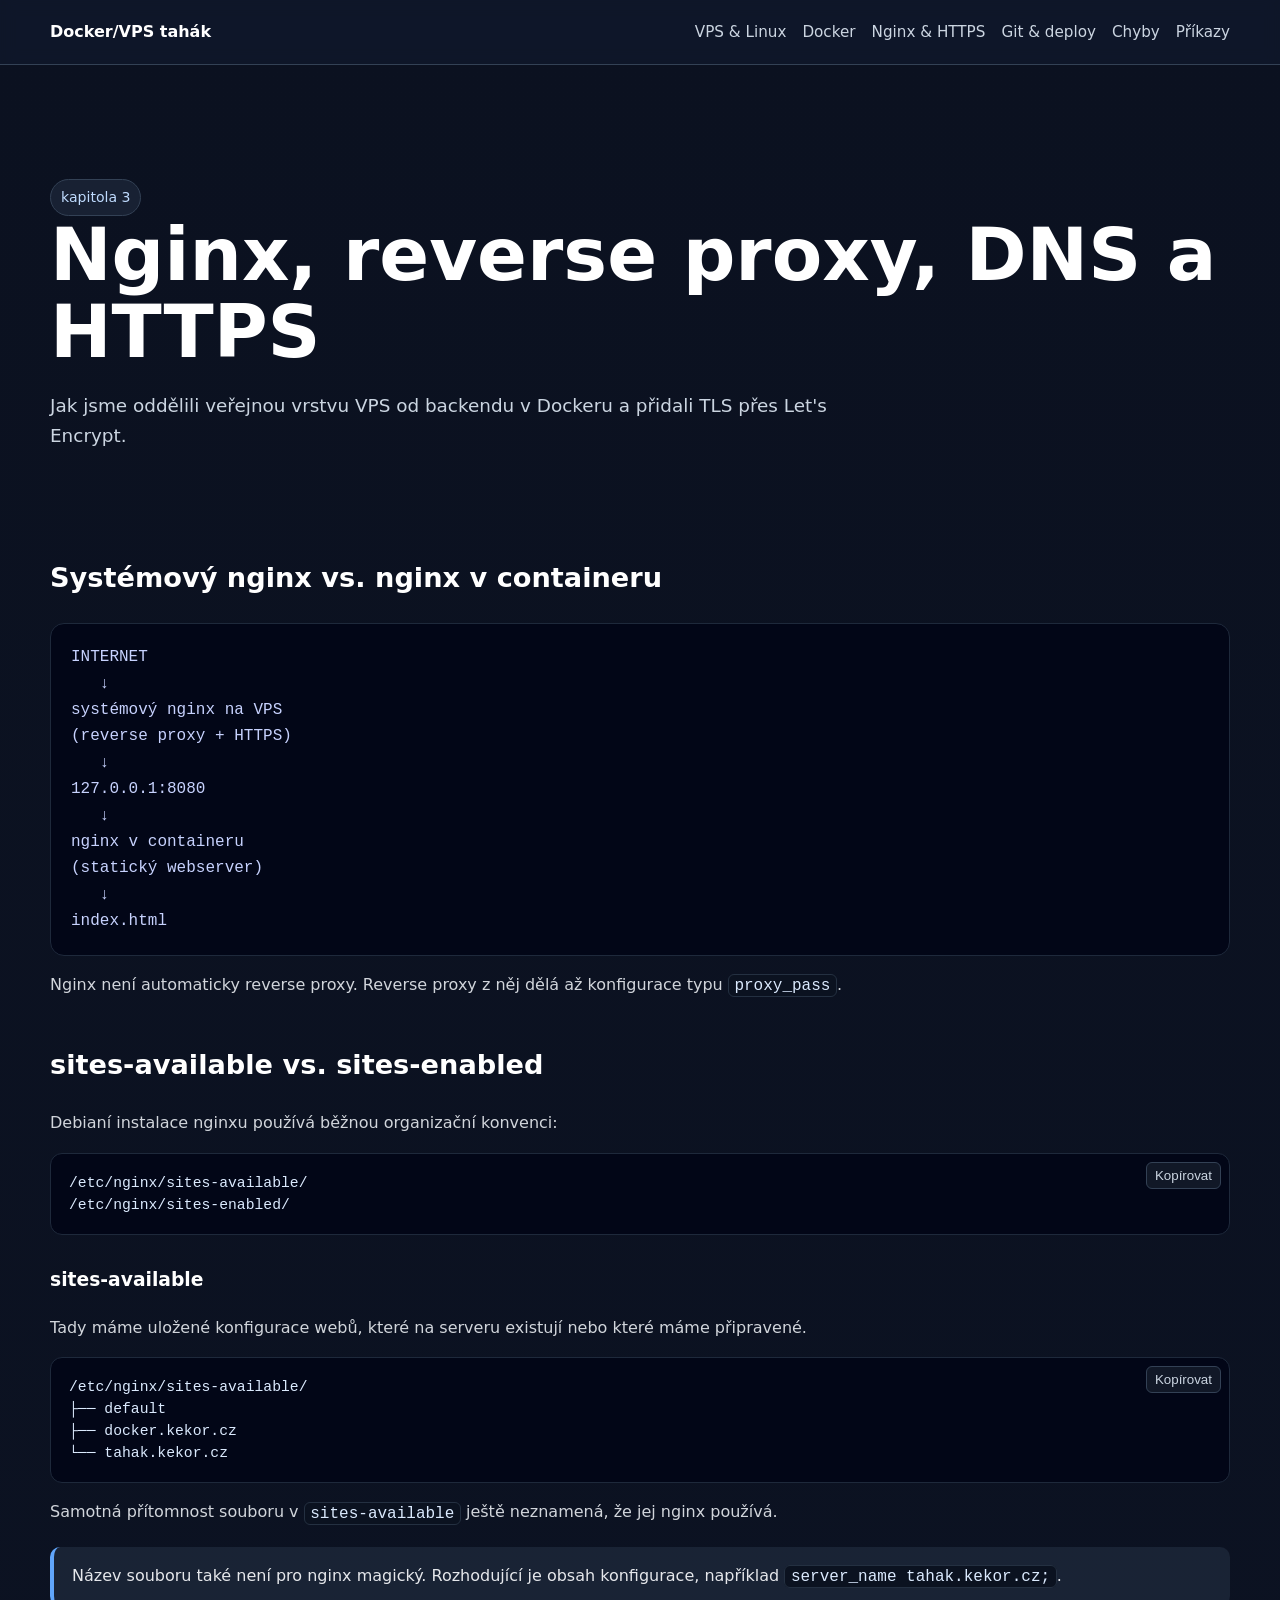
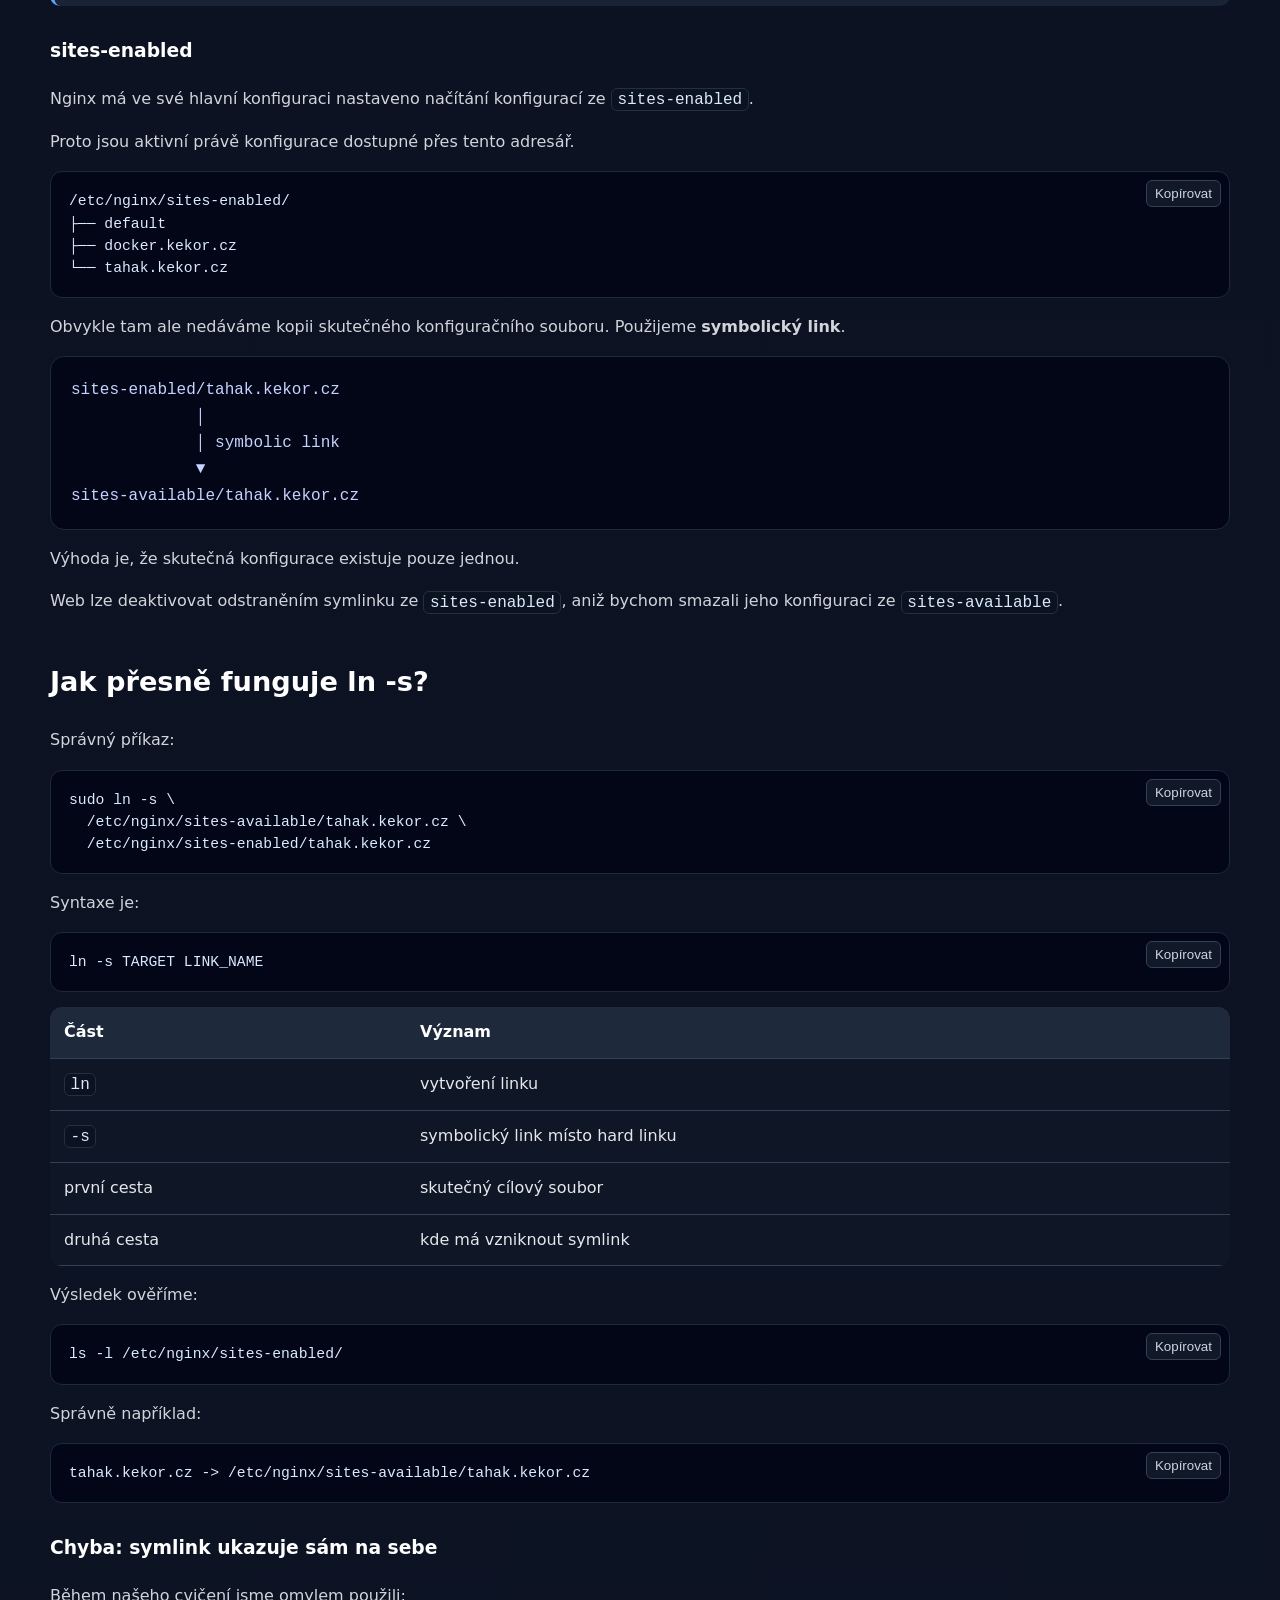
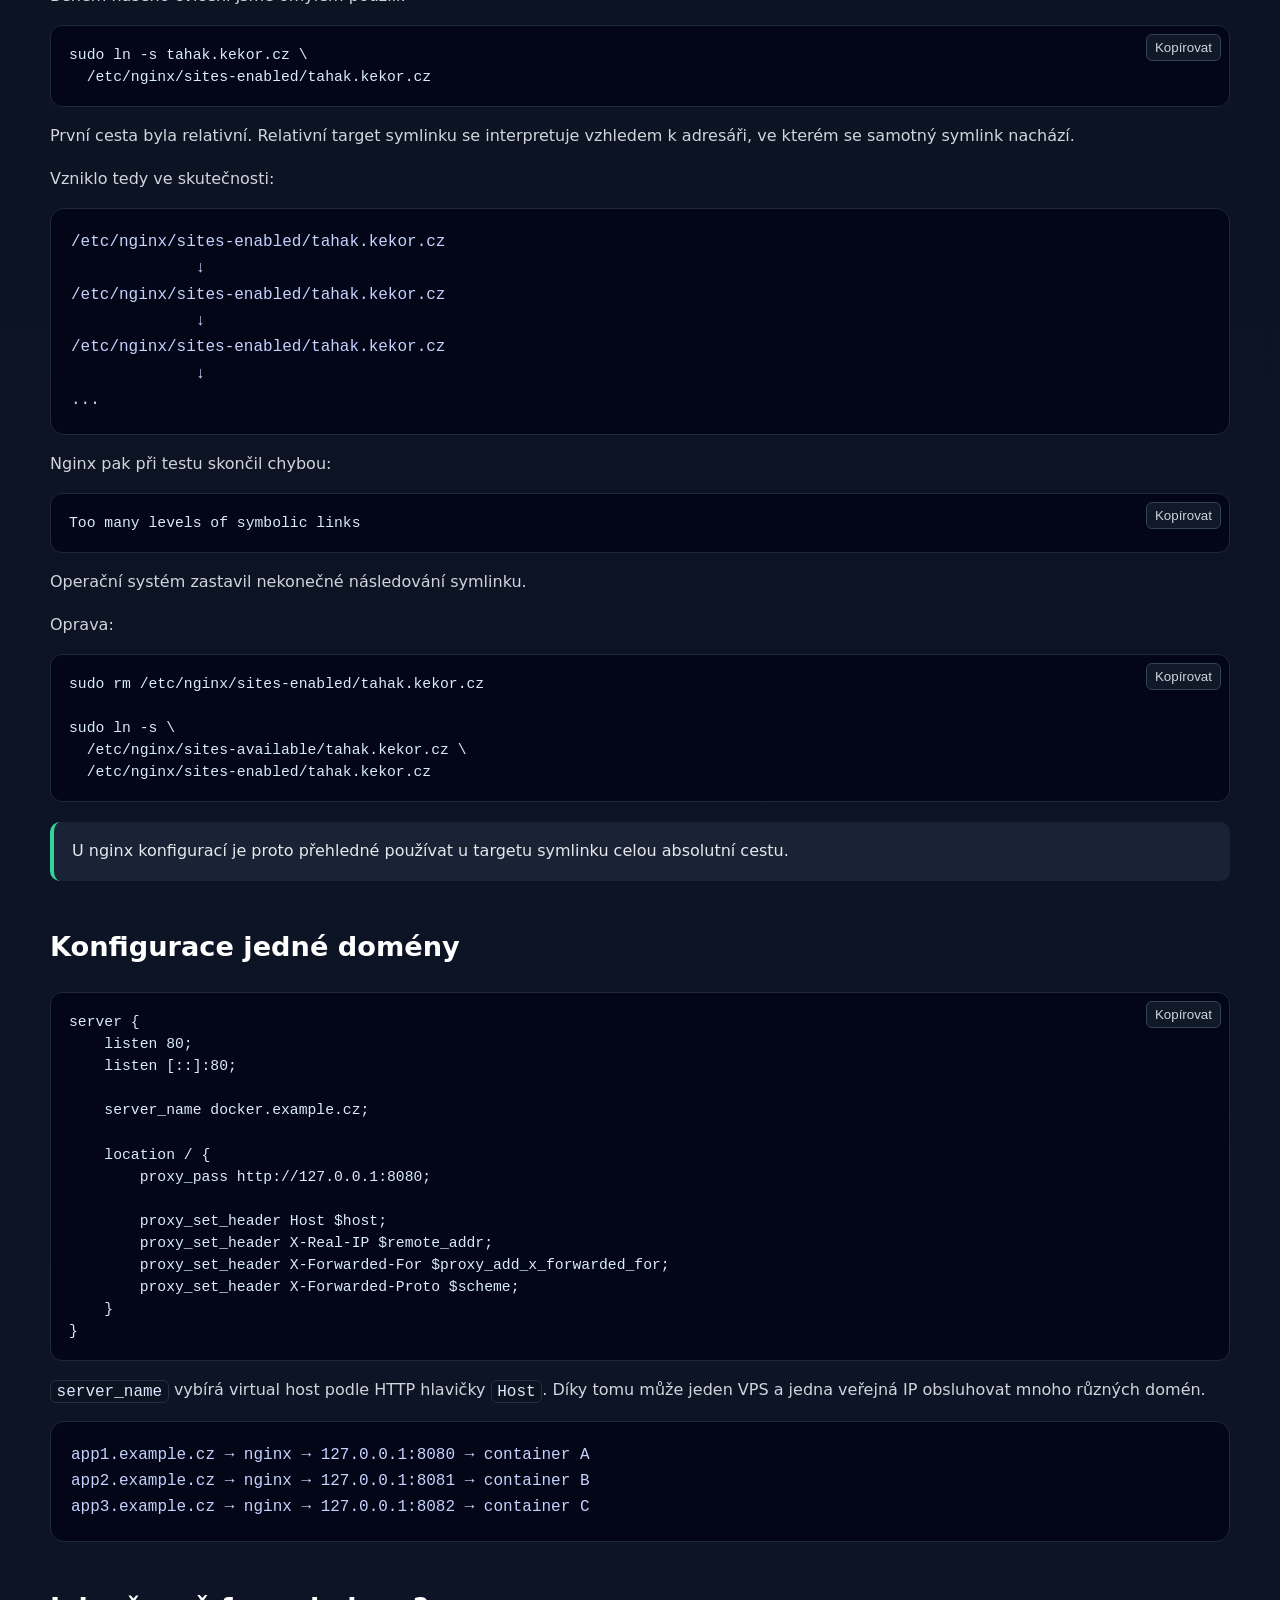
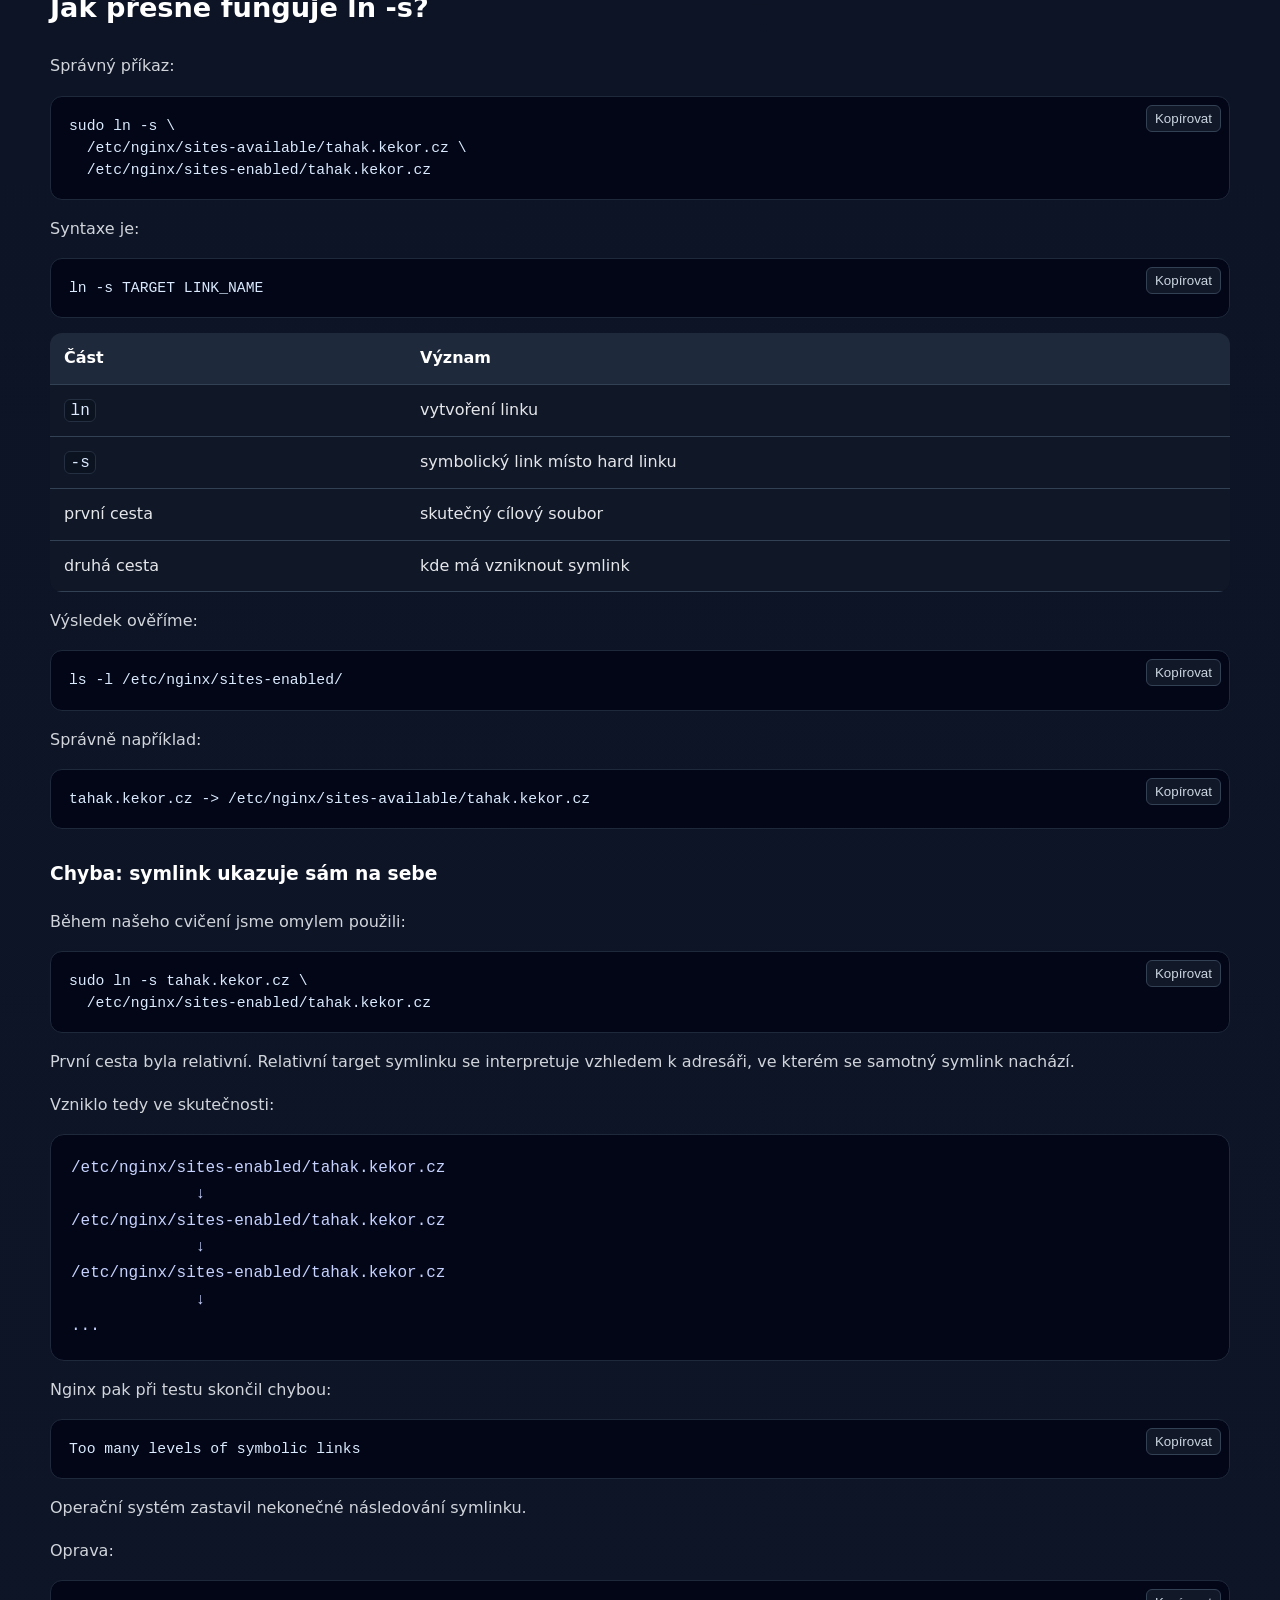
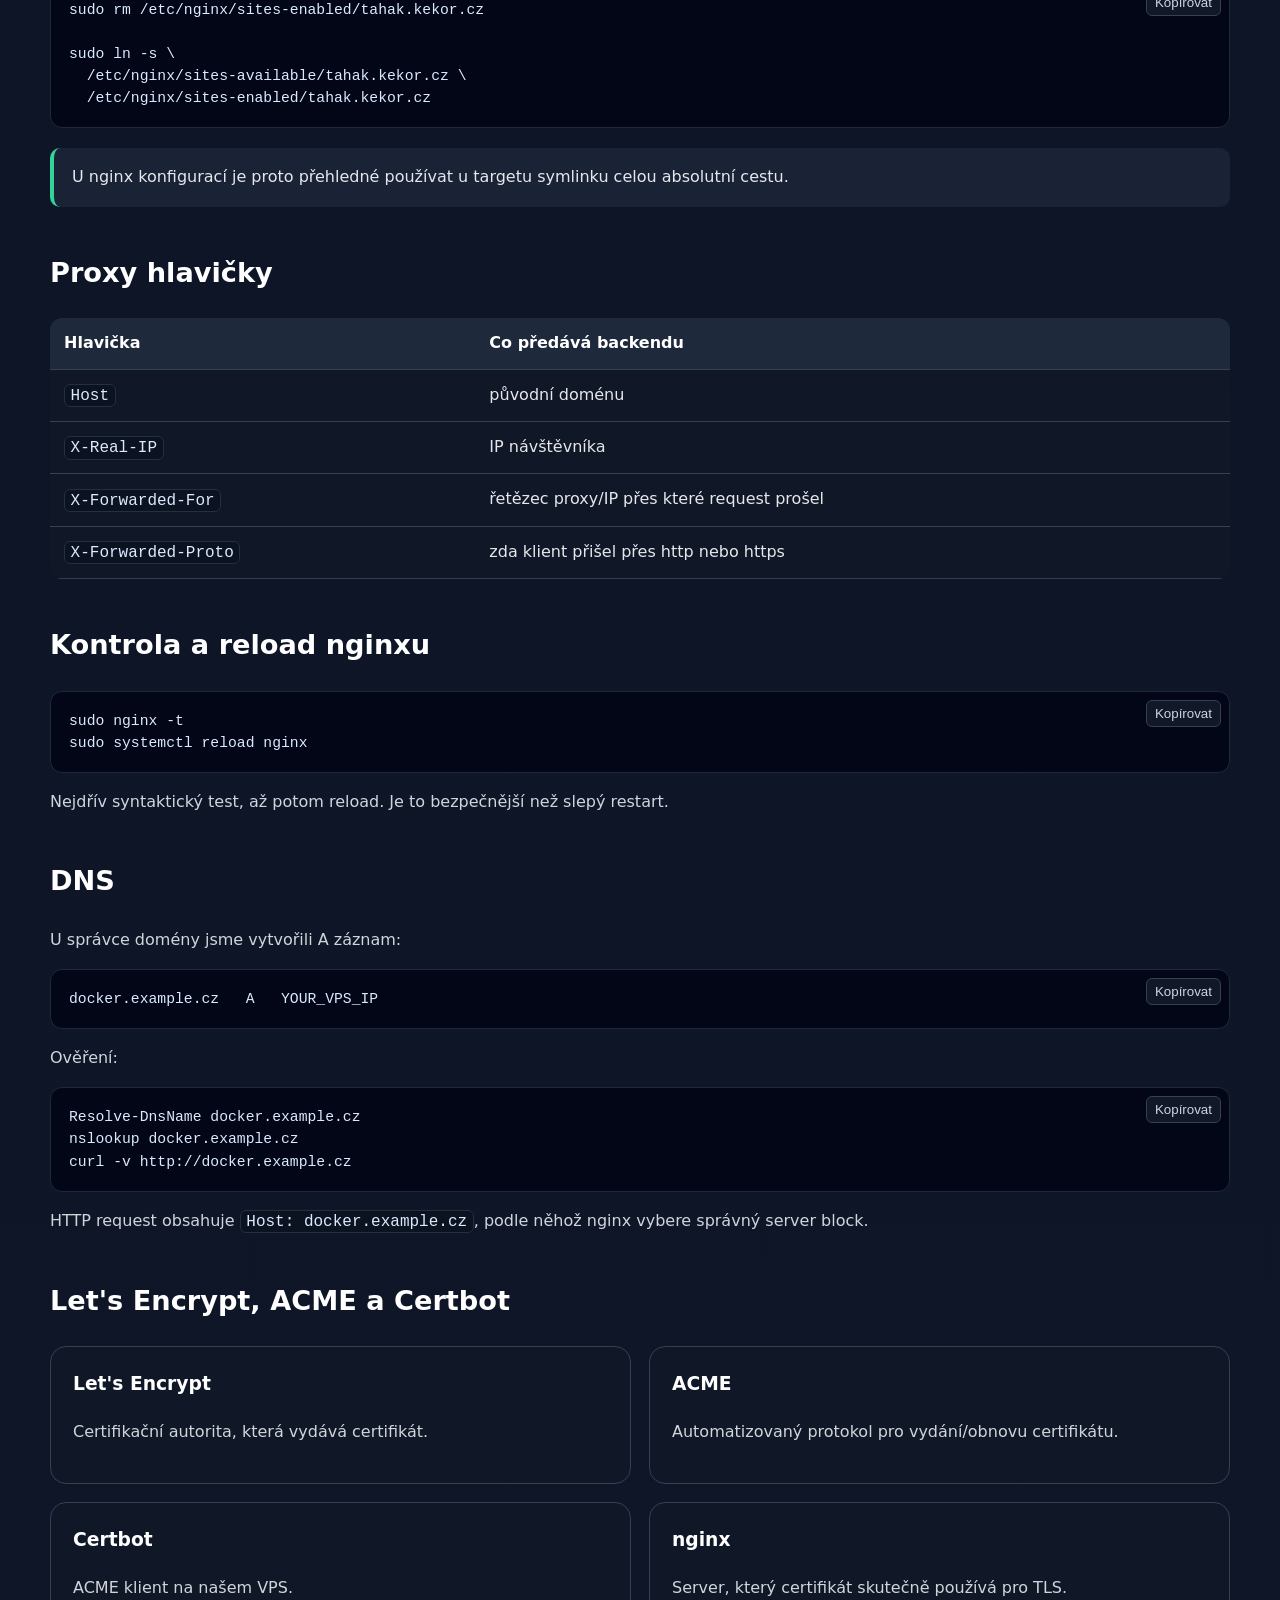
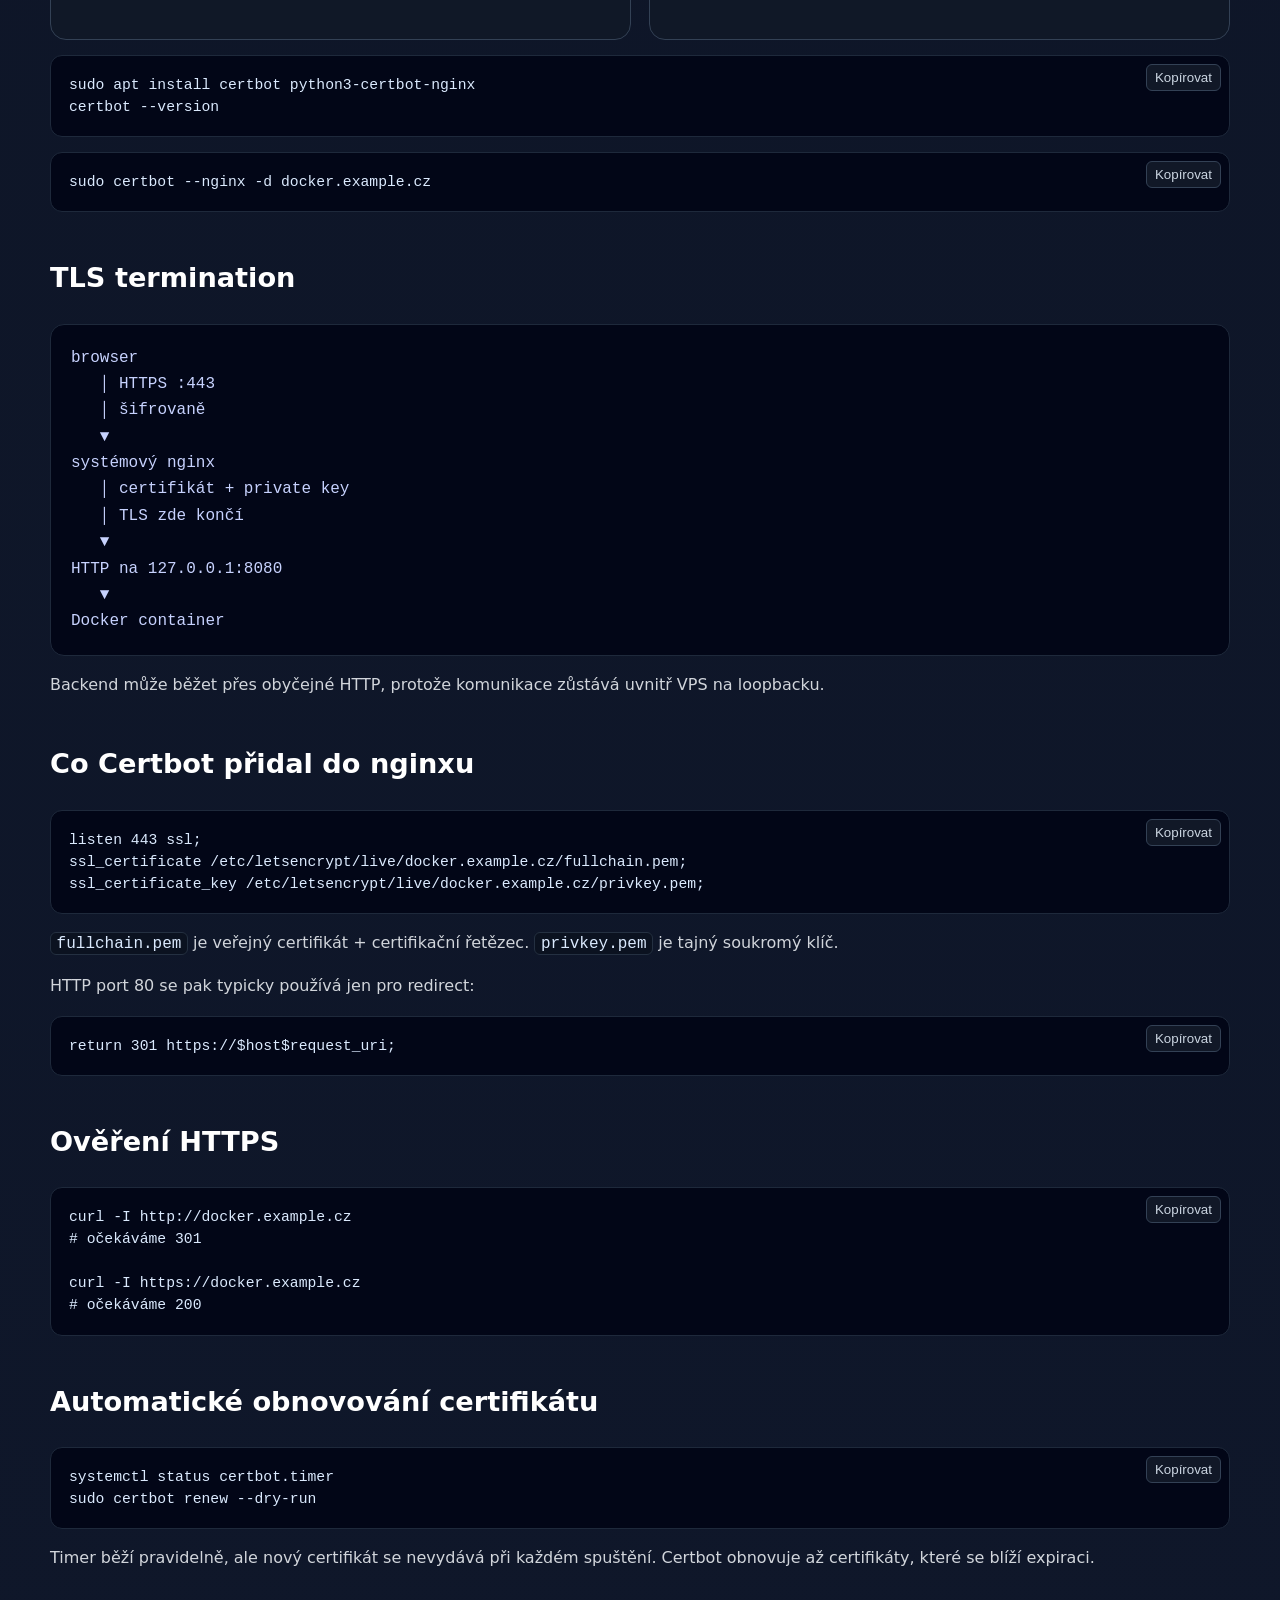
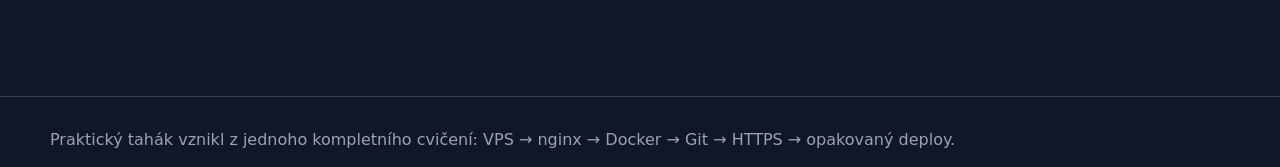
<file: site/nginx-https.html>
<!doctype html>
<html lang="cs">
<head>
  <meta charset="utf-8">
  <meta name="viewport" content="width=device-width,initial-scale=1">
  <title>Nginx & HTTPS – Docker/VPS tahák</title>
  <link rel="stylesheet" href="assets/style.css">
</head>
<body>

<header>
  <div class="wrap nav">
    <a class="brand" href="index.html">Docker/VPS tahák</a>
    <nav>
      <ul>
        <li><a href="vps-linux.html">VPS & Linux</a></li>
        <li><a href="docker.html">Docker</a></li>
        <li><a href="nginx-https.html">Nginx & HTTPS</a></li>
        <li><a href="git-deploy.html">Git & deploy</a></li>
        <li><a href="troubleshooting.html">Chyby</a></li>
        <li><a href="prikazy.html">Příkazy</a></li>
      </ul>
    </nav>
  </div>
</header>

<main class="wrap">

<section class="hero">
  <span class="badge">kapitola 3</span>
  <h1>Nginx, reverse proxy, DNS a HTTPS</h1>
  <p>Jak jsme oddělili veřejnou vrstvu VPS od backendu v Dockeru a přidali TLS přes Let's Encrypt.</p>
</section>

<section>
  <h2>Systémový nginx vs. nginx v containeru</h2>
  <div class="arch">INTERNET
   ↓
systémový nginx na VPS
(reverse proxy + HTTPS)
   ↓
127.0.0.1:8080
   ↓
nginx v containeru
(statický webserver)
   ↓
index.html</div>
  <p>
    Nginx není automaticky reverse proxy. Reverse proxy z něj dělá až konfigurace typu
    <code>proxy_pass</code>.
  </p>
</section>

<section>
  <h2>sites-available vs. sites-enabled</h2>

  <p>
    Debianí instalace nginxu používá běžnou organizační konvenci:
  </p>

  <pre><code>/etc/nginx/sites-available/
/etc/nginx/sites-enabled/</code></pre>

  <h3>sites-available</h3>

  <p>
    Tady máme uložené konfigurace webů, které na serveru existují
    nebo které máme připravené.
  </p>

  <pre><code>/etc/nginx/sites-available/
├── default
├── docker.kekor.cz
└── tahak.kekor.cz</code></pre>

  <p>
    Samotná přítomnost souboru v <code>sites-available</code>
    ještě neznamená, že jej nginx používá.
  </p>

  <div class="callout">
    Název souboru také není pro nginx magický.
    Rozhodující je obsah konfigurace, například
    <code>server_name tahak.kekor.cz;</code>.
  </div>

  <h3>sites-enabled</h3>

  <p>
    Nginx má ve své hlavní konfiguraci nastaveno načítání konfigurací
    ze <code>sites-enabled</code>.
  </p>

  <p>
    Proto jsou aktivní právě konfigurace dostupné přes tento adresář.
  </p>

  <pre><code>/etc/nginx/sites-enabled/
├── default
├── docker.kekor.cz
└── tahak.kekor.cz</code></pre>

  <p>
    Obvykle tam ale nedáváme kopii skutečného konfiguračního souboru.
    Použijeme <strong>symbolický link</strong>.
  </p>

  <div class="arch">sites-enabled/tahak.kekor.cz
             │
             │ symbolic link
             ▼
sites-available/tahak.kekor.cz</div>

  <p>
    Výhoda je, že skutečná konfigurace existuje pouze jednou.
  </p>

  <p>
    Web lze deaktivovat odstraněním symlinku ze
    <code>sites-enabled</code>, aniž bychom smazali jeho konfiguraci
    ze <code>sites-available</code>.
  </p>
</section>

<section>
  <h2>Jak přesně funguje ln -s?</h2>

  <p>Správný příkaz:</p>

  <pre><code>sudo ln -s \
  /etc/nginx/sites-available/tahak.kekor.cz \
  /etc/nginx/sites-enabled/tahak.kekor.cz</code></pre>

  <p>Syntaxe je:</p>

  <pre><code>ln -s TARGET LINK_NAME</code></pre>

  <table>
    <tr>
      <th>Část</th>
      <th>Význam</th>
    </tr>
    <tr>
      <td><code>ln</code></td>
      <td>vytvoření linku</td>
    </tr>
    <tr>
      <td><code>-s</code></td>
      <td>symbolický link místo hard linku</td>
    </tr>
    <tr>
      <td>první cesta</td>
      <td>skutečný cílový soubor</td>
    </tr>
    <tr>
      <td>druhá cesta</td>
      <td>kde má vzniknout symlink</td>
    </tr>
  </table>

  <p>Výsledek ověříme:</p>

  <pre><code>ls -l /etc/nginx/sites-enabled/</code></pre>

  <p>Správně například:</p>

  <pre><code>tahak.kekor.cz -> /etc/nginx/sites-available/tahak.kekor.cz</code></pre>

  <h3>Chyba: symlink ukazuje sám na sebe</h3>

  <p>
    Během našeho cvičení jsme omylem použili:
  </p>

  <pre><code>sudo ln -s tahak.kekor.cz \
  /etc/nginx/sites-enabled/tahak.kekor.cz</code></pre>

  <p>
    První cesta byla relativní.
    Relativní target symlinku se interpretuje vzhledem k adresáři,
    ve kterém se samotný symlink nachází.
  </p>

  <p>Vzniklo tedy ve skutečnosti:</p>

  <div class="arch">/etc/nginx/sites-enabled/tahak.kekor.cz
             ↓
/etc/nginx/sites-enabled/tahak.kekor.cz
             ↓
/etc/nginx/sites-enabled/tahak.kekor.cz
             ↓
...</div>

  <p>Nginx pak při testu skončil chybou:</p>

  <pre><code>Too many levels of symbolic links</code></pre>

  <p>
    Operační systém zastavil nekonečné následování symlinku.
  </p>

  <p>Oprava:</p>

  <pre><code>sudo rm /etc/nginx/sites-enabled/tahak.kekor.cz

sudo ln -s \
  /etc/nginx/sites-available/tahak.kekor.cz \
  /etc/nginx/sites-enabled/tahak.kekor.cz</code></pre>

  <div class="callout good">
    U nginx konfigurací je proto přehledné používat u targetu
    symlinku celou absolutní cestu.
  </div>
</section>

<section>
  <h2>Konfigurace jedné domény</h2>
  <pre><code>server {
    listen 80;
    listen [::]:80;

    server_name docker.example.cz;

    location / {
        proxy_pass http://127.0.0.1:8080;

        proxy_set_header Host $host;
        proxy_set_header X-Real-IP $remote_addr;
        proxy_set_header X-Forwarded-For $proxy_add_x_forwarded_for;
        proxy_set_header X-Forwarded-Proto $scheme;
    }
}</code></pre>
  <p>
    <code>server_name</code> vybírá virtual host podle HTTP hlavičky <code>Host</code>.
    Díky tomu může jeden VPS a jedna veřejná IP obsluhovat mnoho různých domén.
  </p>
  <div class="arch">app1.example.cz → nginx → 127.0.0.1:8080 → container A
app2.example.cz → nginx → 127.0.0.1:8081 → container B
app3.example.cz → nginx → 127.0.0.1:8082 → container C</div>
</section>

<section>
  <h2>Jak přesně funguje ln -s?</h2>

  <p>Správný příkaz:</p>

  <pre><code>sudo ln -s \
  /etc/nginx/sites-available/tahak.kekor.cz \
  /etc/nginx/sites-enabled/tahak.kekor.cz</code></pre>

  <p>Syntaxe je:</p>

  <pre><code>ln -s TARGET LINK_NAME</code></pre>

  <table>
    <tr>
      <th>Část</th>
      <th>Význam</th>
    </tr>
    <tr>
      <td><code>ln</code></td>
      <td>vytvoření linku</td>
    </tr>
    <tr>
      <td><code>-s</code></td>
      <td>symbolický link místo hard linku</td>
    </tr>
    <tr>
      <td>první cesta</td>
      <td>skutečný cílový soubor</td>
    </tr>
    <tr>
      <td>druhá cesta</td>
      <td>kde má vzniknout symlink</td>
    </tr>
  </table>

  <p>Výsledek ověříme:</p>

  <pre><code>ls -l /etc/nginx/sites-enabled/</code></pre>

  <p>Správně například:</p>

  <pre><code>tahak.kekor.cz -> /etc/nginx/sites-available/tahak.kekor.cz</code></pre>

  <h3>Chyba: symlink ukazuje sám na sebe</h3>

  <p>
    Během našeho cvičení jsme omylem použili:
  </p>

  <pre><code>sudo ln -s tahak.kekor.cz \
  /etc/nginx/sites-enabled/tahak.kekor.cz</code></pre>

  <p>
    První cesta byla relativní.
    Relativní target symlinku se interpretuje vzhledem k adresáři,
    ve kterém se samotný symlink nachází.
  </p>

  <p>Vzniklo tedy ve skutečnosti:</p>

  <div class="arch">/etc/nginx/sites-enabled/tahak.kekor.cz
             ↓
/etc/nginx/sites-enabled/tahak.kekor.cz
             ↓
/etc/nginx/sites-enabled/tahak.kekor.cz
             ↓
...</div>

  <p>Nginx pak při testu skončil chybou:</p>

  <pre><code>Too many levels of symbolic links</code></pre>

  <p>
    Operační systém zastavil nekonečné následování symlinku.
  </p>

  <p>Oprava:</p>

  <pre><code>sudo rm /etc/nginx/sites-enabled/tahak.kekor.cz

sudo ln -s \
  /etc/nginx/sites-available/tahak.kekor.cz \
  /etc/nginx/sites-enabled/tahak.kekor.cz</code></pre>

  <div class="callout good">
    U nginx konfigurací je proto přehledné používat u targetu
    symlinku celou absolutní cestu.
  </div>
</section>

<section>
  <h2>Proxy hlavičky</h2>
  <table>
    <tr><th>Hlavička</th><th>Co předává backendu</th></tr>
    <tr><td><code>Host</code></td><td>původní doménu</td></tr>
    <tr><td><code>X-Real-IP</code></td><td>IP návštěvníka</td></tr>
    <tr><td><code>X-Forwarded-For</code></td><td>řetězec proxy/IP přes které request prošel</td></tr>
    <tr><td><code>X-Forwarded-Proto</code></td><td>zda klient přišel přes http nebo https</td></tr>
  </table>
</section>

<section>
  <h2>Kontrola a reload nginxu</h2>
  <pre><code>sudo nginx -t
sudo systemctl reload nginx</code></pre>
  <p>
    Nejdřív syntaktický test, až potom reload. Je to bezpečnější než slepý restart.
  </p>
</section>

<section>
  <h2>DNS</h2>
  <p>U správce domény jsme vytvořili A záznam:</p>
  <pre><code>docker.example.cz   A   YOUR_VPS_IP</code></pre>
  <p>Ověření:</p>
  <pre><code>Resolve-DnsName docker.example.cz
nslookup docker.example.cz
curl -v http://docker.example.cz</code></pre>
  <p>
    HTTP request obsahuje <code>Host: docker.example.cz</code>, podle něhož nginx vybere správný server block.
  </p>
</section>

<section>
  <h2>Let's Encrypt, ACME a Certbot</h2>
  <div class="grid">
    <div class="card"><h3>Let's Encrypt</h3><p>Certifikační autorita, která vydává certifikát.</p></div>
    <div class="card"><h3>ACME</h3><p>Automatizovaný protokol pro vydání/obnovu certifikátu.</p></div>
    <div class="card"><h3>Certbot</h3><p>ACME klient na našem VPS.</p></div>
    <div class="card"><h3>nginx</h3><p>Server, který certifikát skutečně používá pro TLS.</p></div>
  </div>
  <pre><code>sudo apt install certbot python3-certbot-nginx
certbot --version</code></pre>
  <pre><code>sudo certbot --nginx -d docker.example.cz</code></pre>
</section>

<section>
  <h2>TLS termination</h2>
  <div class="arch">browser
   │ HTTPS :443
   │ šifrovaně
   ▼
systémový nginx
   │ certifikát + private key
   │ TLS zde končí
   ▼
HTTP na 127.0.0.1:8080
   ▼
Docker container</div>
  <p>
    Backend může běžet přes obyčejné HTTP, protože komunikace zůstává uvnitř VPS na loopbacku.
  </p>
</section>

<section>
  <h2>Co Certbot přidal do nginxu</h2>
  <pre><code>listen 443 ssl;
ssl_certificate /etc/letsencrypt/live/docker.example.cz/fullchain.pem;
ssl_certificate_key /etc/letsencrypt/live/docker.example.cz/privkey.pem;</code></pre>
  <p>
    <code>fullchain.pem</code> je veřejný certifikát + certifikační řetězec.
    <code>privkey.pem</code> je tajný soukromý klíč.
  </p>
  <p>HTTP port 80 se pak typicky používá jen pro redirect:</p>
  <pre><code>return 301 https://$host$request_uri;</code></pre>
</section>

<section>
  <h2>Ověření HTTPS</h2>
  <pre><code>curl -I http://docker.example.cz
# očekáváme 301

curl -I https://docker.example.cz
# očekáváme 200</code></pre>
</section>

<section>
  <h2>Automatické obnovování certifikátu</h2>
  <pre><code>systemctl status certbot.timer
sudo certbot renew --dry-run</code></pre>
  <p>
    Timer běží pravidelně, ale nový certifikát se nevydává při každém spuštění.
    Certbot obnovuje až certifikáty, které se blíží expiraci.
  </p>
</section>

</main>

<footer class="footer">
  <div class="wrap">
    Praktický tahák vznikl z jednoho kompletního cvičení: VPS → nginx → Docker → Git → HTTPS → opakovaný deploy.
  </div>
</footer>
<script src="assets/app.js"></script>

</body>
</html>
</file>
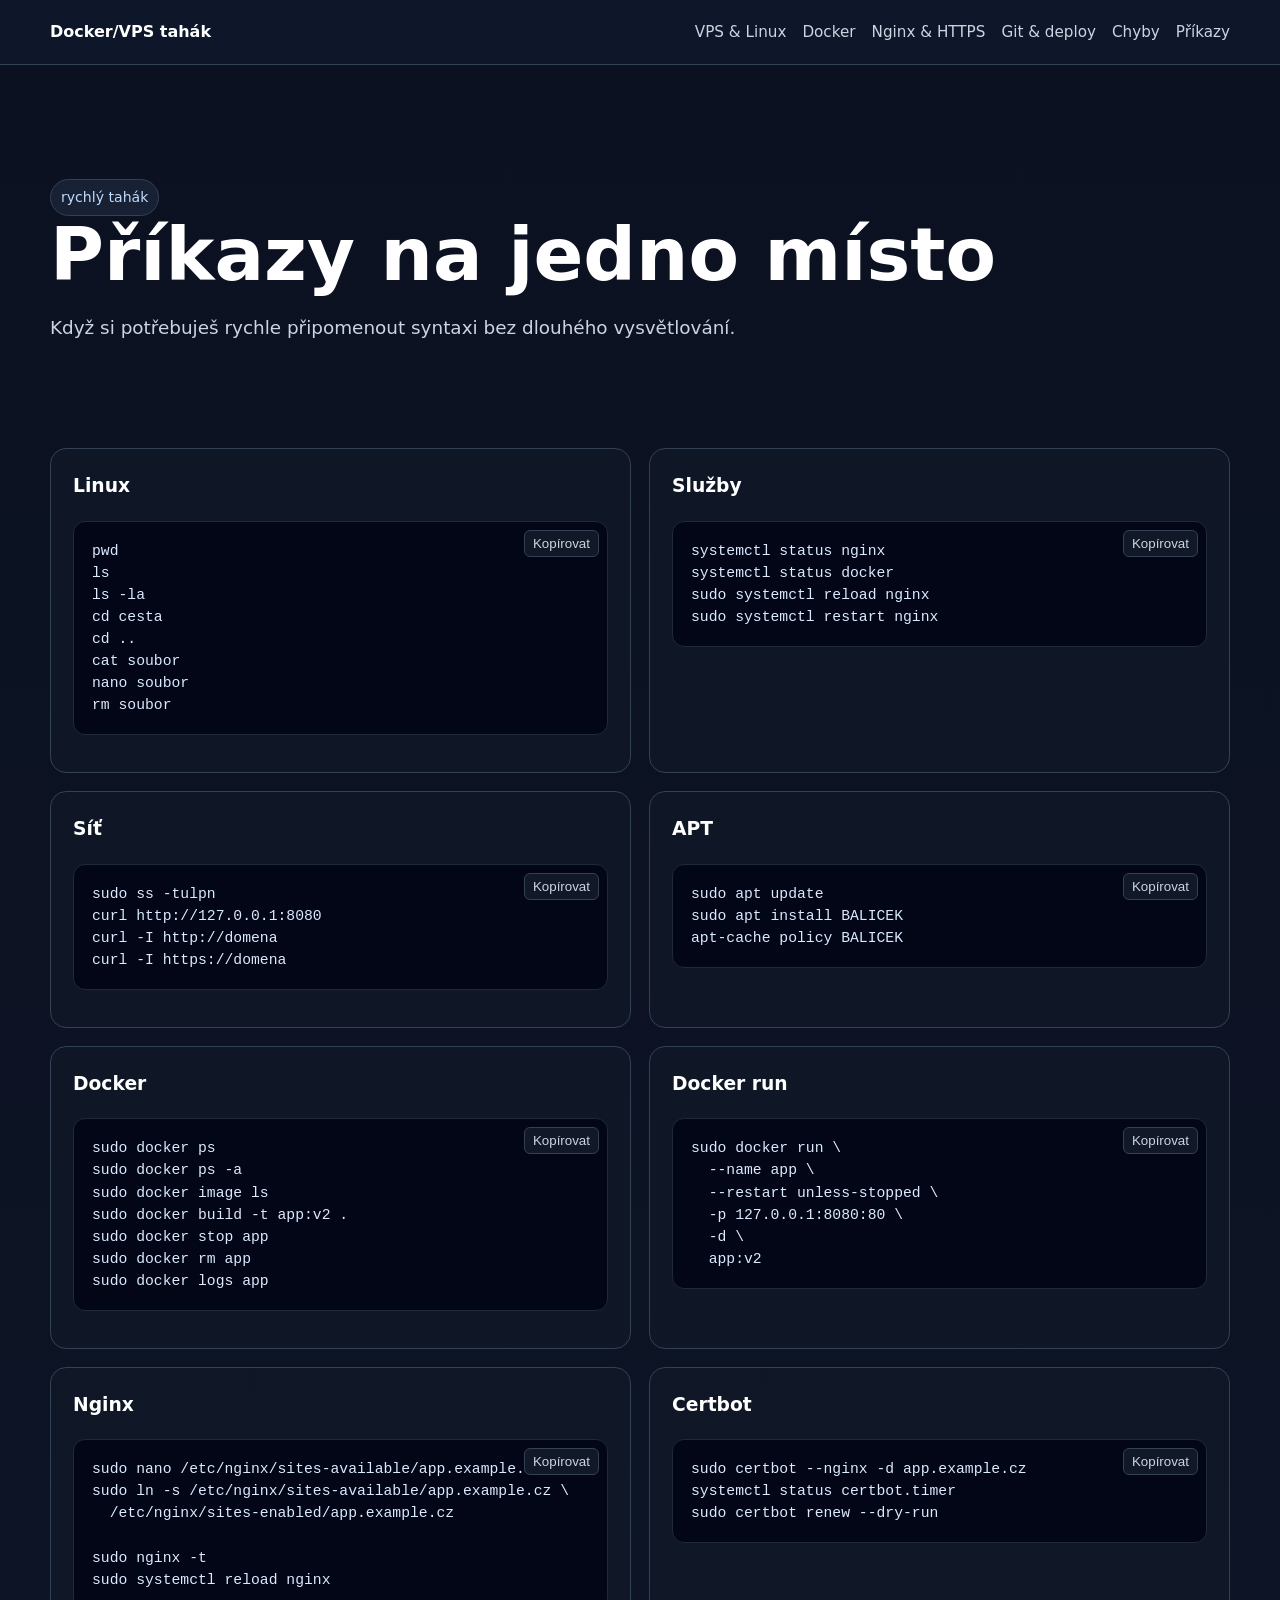
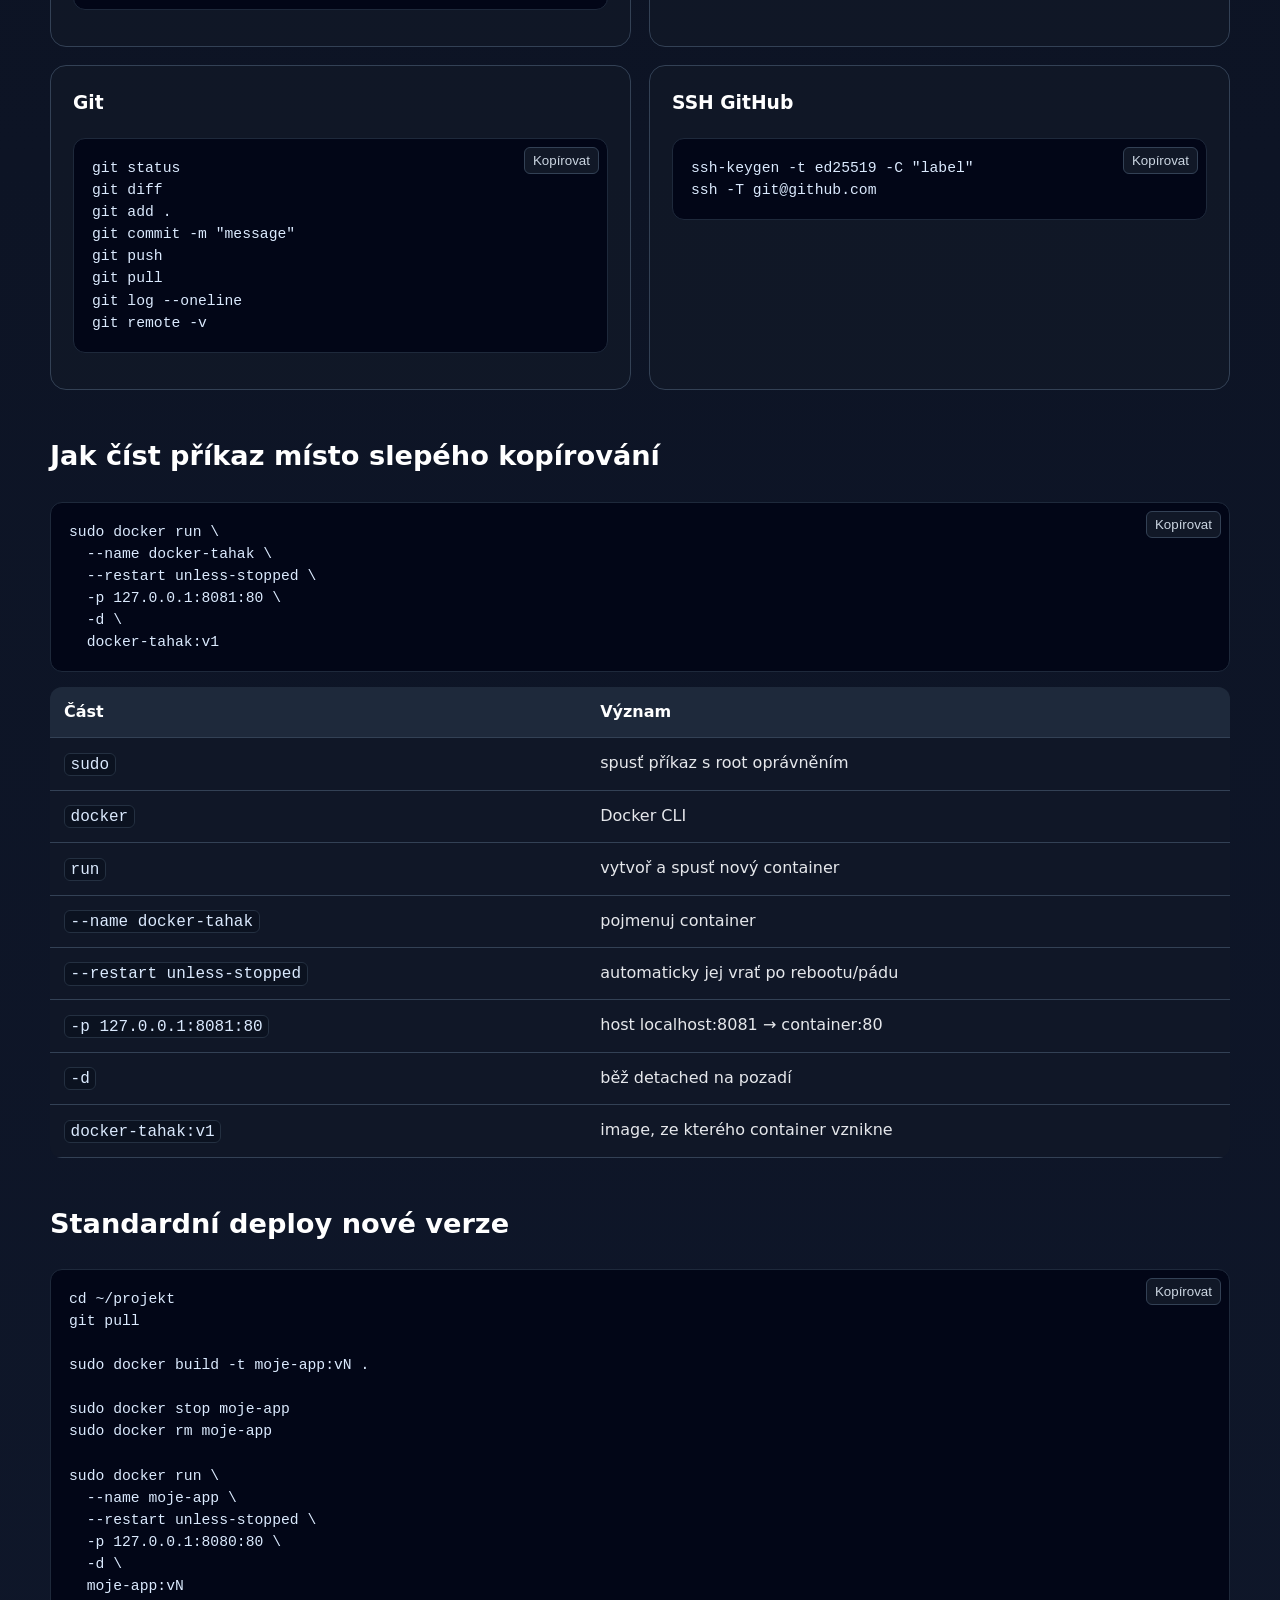
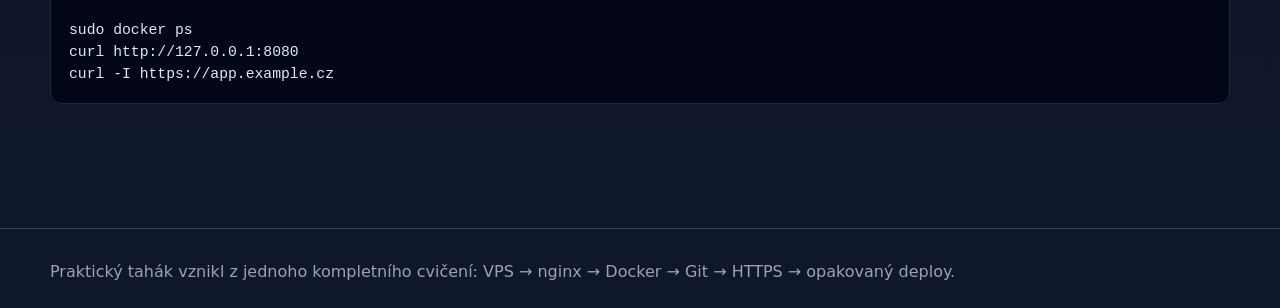
<file: site/prikazy.html>
<!doctype html>
<html lang="cs">
<head>
  <meta charset="utf-8">
  <meta name="viewport" content="width=device-width,initial-scale=1">
  <title>Příkazy – Docker/VPS tahák</title>
  <link rel="stylesheet" href="assets/style.css">
</head>
<body>

<header>
  <div class="wrap nav">
    <a class="brand" href="index.html">Docker/VPS tahák</a>
    <nav>
      <ul>
        <li><a href="vps-linux.html">VPS & Linux</a></li>
        <li><a href="docker.html">Docker</a></li>
        <li><a href="nginx-https.html">Nginx & HTTPS</a></li>
        <li><a href="git-deploy.html">Git & deploy</a></li>
        <li><a href="troubleshooting.html">Chyby</a></li>
        <li><a href="prikazy.html">Příkazy</a></li>
      </ul>
    </nav>
  </div>
</header>

<main class="wrap">

<section class="hero">
  <span class="badge">rychlý tahák</span>
  <h1>Příkazy na jedno místo</h1>
  <p>Když si potřebuješ rychle připomenout syntaxi bez dlouhého vysvětlování.</p>
</section>

<section class="grid">
  <div class="card">
    <h3>Linux</h3>
    <pre><code>pwd
ls
ls -la
cd cesta
cd ..
cat soubor
nano soubor
rm soubor</code></pre>
  </div>
  <div class="card">
    <h3>Služby</h3>
    <pre><code>systemctl status nginx
systemctl status docker
sudo systemctl reload nginx
sudo systemctl restart nginx</code></pre>
  </div>
  <div class="card">
    <h3>Síť</h3>
    <pre><code>sudo ss -tulpn
curl http://127.0.0.1:8080
curl -I http://domena
curl -I https://domena</code></pre>
  </div>
  <div class="card">
    <h3>APT</h3>
    <pre><code>sudo apt update
sudo apt install BALICEK
apt-cache policy BALICEK</code></pre>
  </div>
  <div class="card">
    <h3>Docker</h3>
    <pre><code>sudo docker ps
sudo docker ps -a
sudo docker image ls
sudo docker build -t app:v2 .
sudo docker stop app
sudo docker rm app
sudo docker logs app</code></pre>
  </div>
  <div class="card">
    <h3>Docker run</h3>
    <pre><code>sudo docker run \
  --name app \
  --restart unless-stopped \
  -p 127.0.0.1:8080:80 \
  -d \
  app:v2</code></pre>
  </div>
  <div class="card">
    <h3>Nginx</h3>
    <pre><code>sudo nano /etc/nginx/sites-available/app.example.cz
sudo ln -s /etc/nginx/sites-available/app.example.cz \
  /etc/nginx/sites-enabled/app.example.cz

sudo nginx -t
sudo systemctl reload nginx</code></pre>
  </div>
  <div class="card">
    <h3>Certbot</h3>
    <pre><code>sudo certbot --nginx -d app.example.cz
systemctl status certbot.timer
sudo certbot renew --dry-run</code></pre>
  </div>
  <div class="card">
    <h3>Git</h3>
    <pre><code>git status
git diff
git add .
git commit -m "message"
git push
git pull
git log --oneline
git remote -v</code></pre>
  </div>
  <div class="card">
    <h3>SSH GitHub</h3>
    <pre><code>ssh-keygen -t ed25519 -C "label"
ssh -T git@github.com</code></pre>
  </div>
</section>


<section>
  <h2>Jak číst příkaz místo slepého kopírování</h2>

  <pre><code>sudo docker run \
  --name docker-tahak \
  --restart unless-stopped \
  -p 127.0.0.1:8081:80 \
  -d \
  docker-tahak:v1</code></pre>

  <table>
    <tr><th>Část</th><th>Význam</th></tr>
    <tr><td><code>sudo</code></td><td>spusť příkaz s root oprávněním</td></tr>
    <tr><td><code>docker</code></td><td>Docker CLI</td></tr>
    <tr><td><code>run</code></td><td>vytvoř a spusť nový container</td></tr>
    <tr><td><code>--name docker-tahak</code></td><td>pojmenuj container</td></tr>
    <tr><td><code>--restart unless-stopped</code></td><td>automaticky jej vrať po rebootu/pádu</td></tr>
    <tr><td><code>-p 127.0.0.1:8081:80</code></td><td>host localhost:8081 → container:80</td></tr>
    <tr><td><code>-d</code></td><td>běž detached na pozadí</td></tr>
    <tr><td><code>docker-tahak:v1</code></td><td>image, ze kterého container vznikne</td></tr>
  </table>
</section>

<section>
  <h2>Standardní deploy nové verze</h2>
  <pre><code>cd ~/projekt
git pull

sudo docker build -t moje-app:vN .

sudo docker stop moje-app
sudo docker rm moje-app

sudo docker run \
  --name moje-app \
  --restart unless-stopped \
  -p 127.0.0.1:8080:80 \
  -d \
  moje-app:vN

sudo docker ps
curl http://127.0.0.1:8080
curl -I https://app.example.cz</code></pre>
</section>

</main>

<footer class="footer">
  <div class="wrap">
    Praktický tahák vznikl z jednoho kompletního cvičení: VPS → nginx → Docker → Git → HTTPS → opakovaný deploy.
  </div>
</footer>
<script src="assets/app.js"></script>

</body>
</html>
</file>
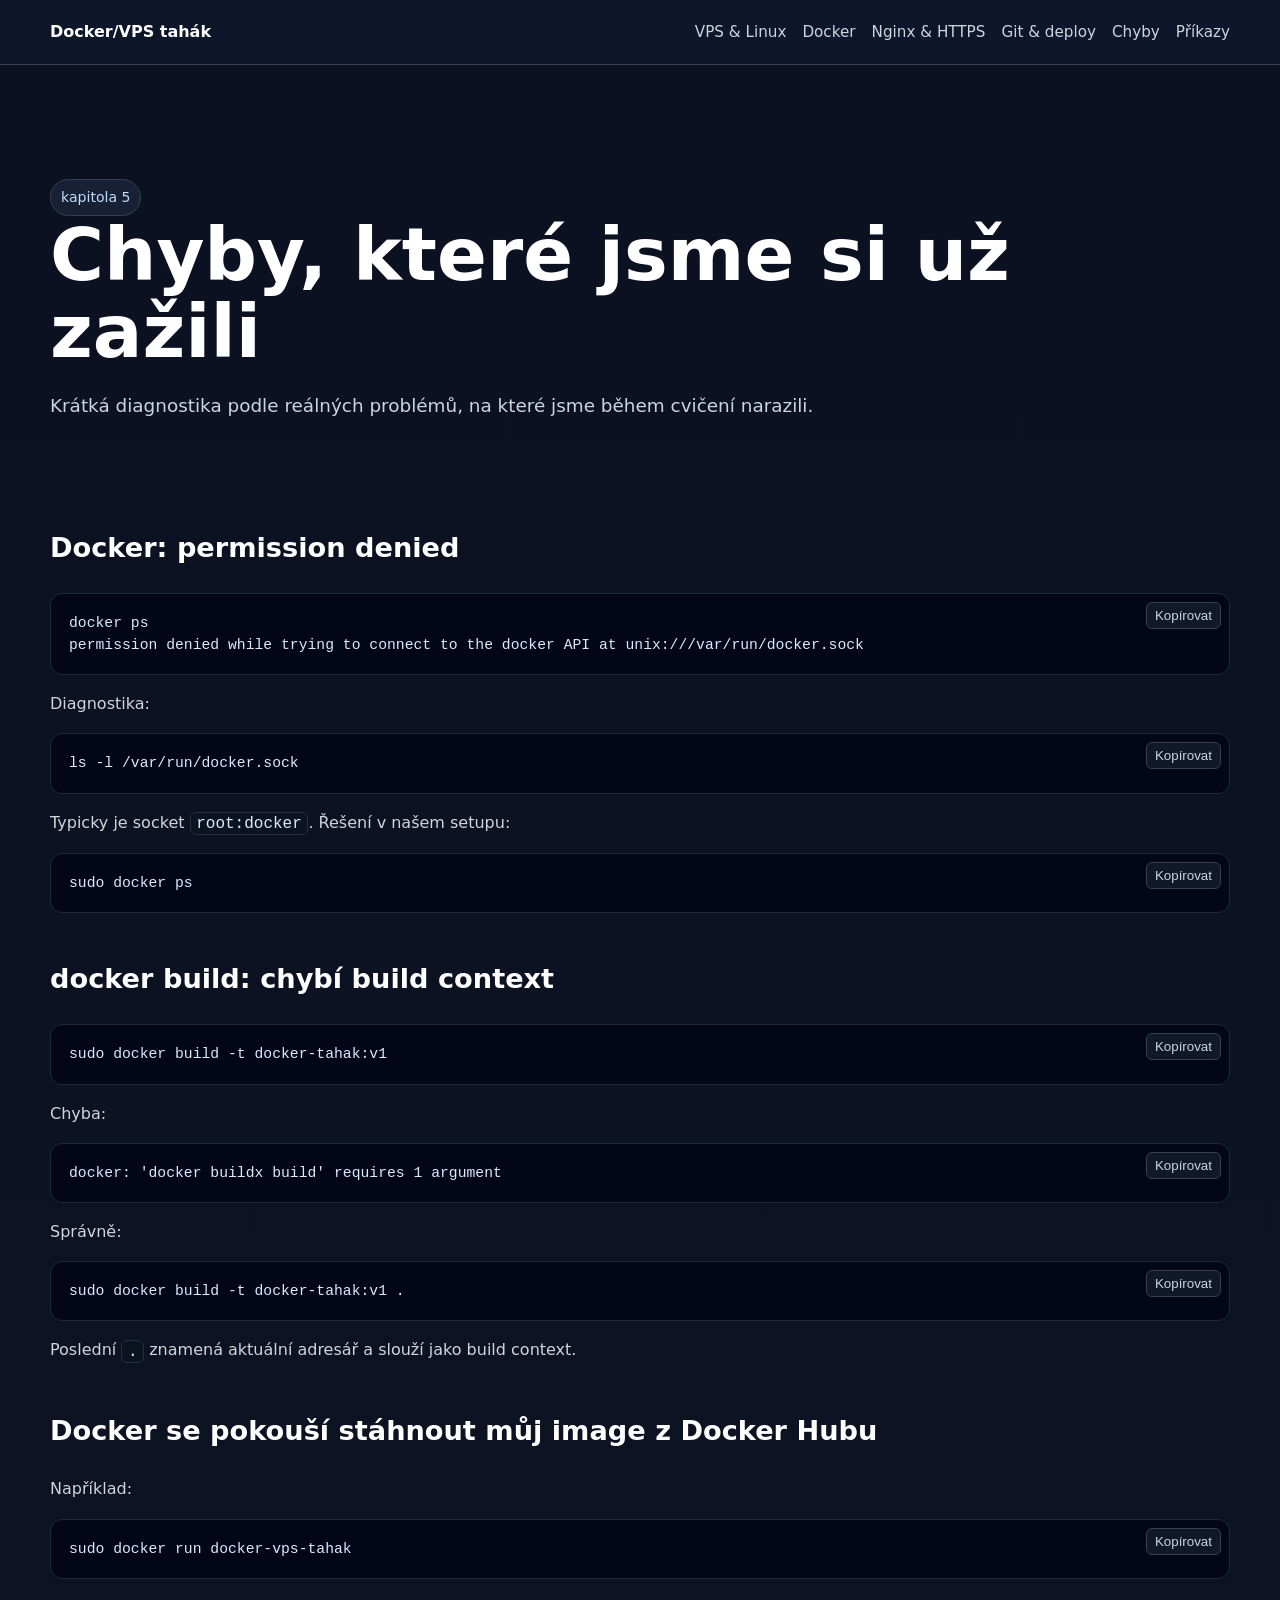
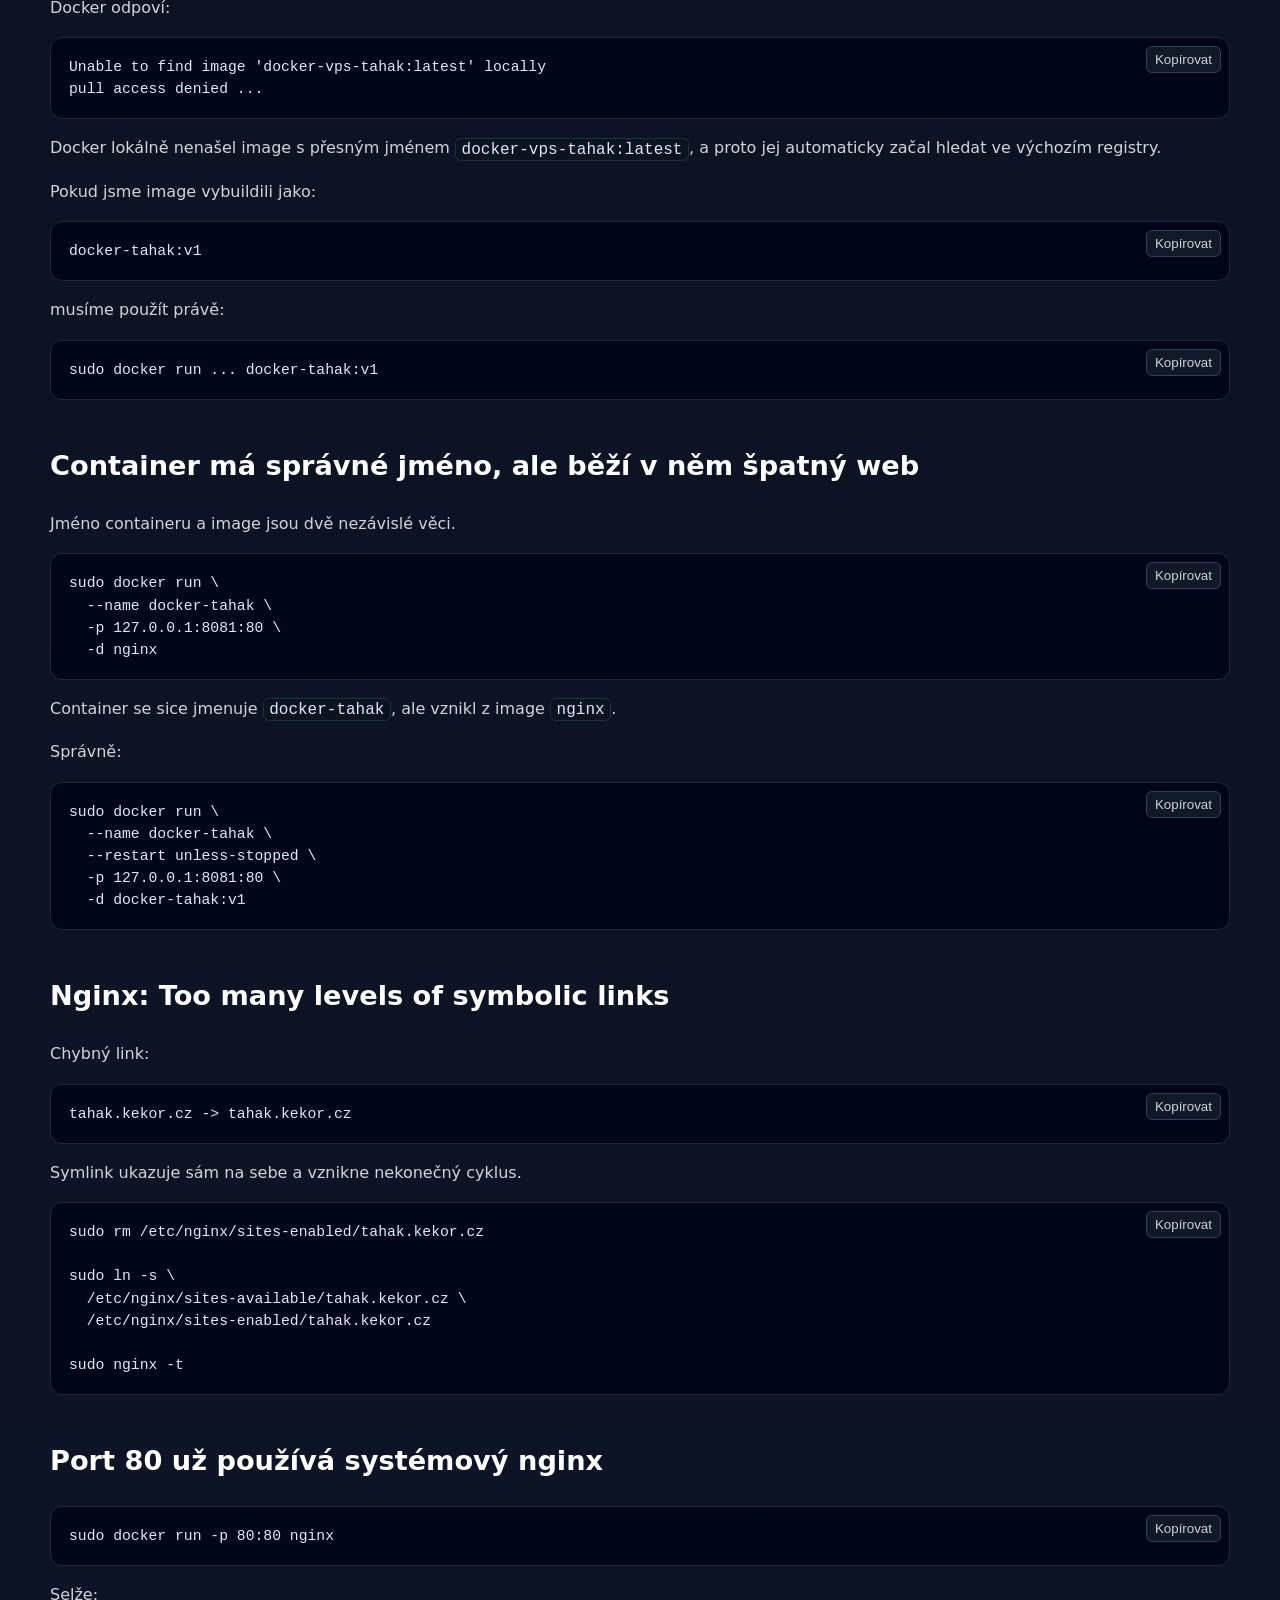
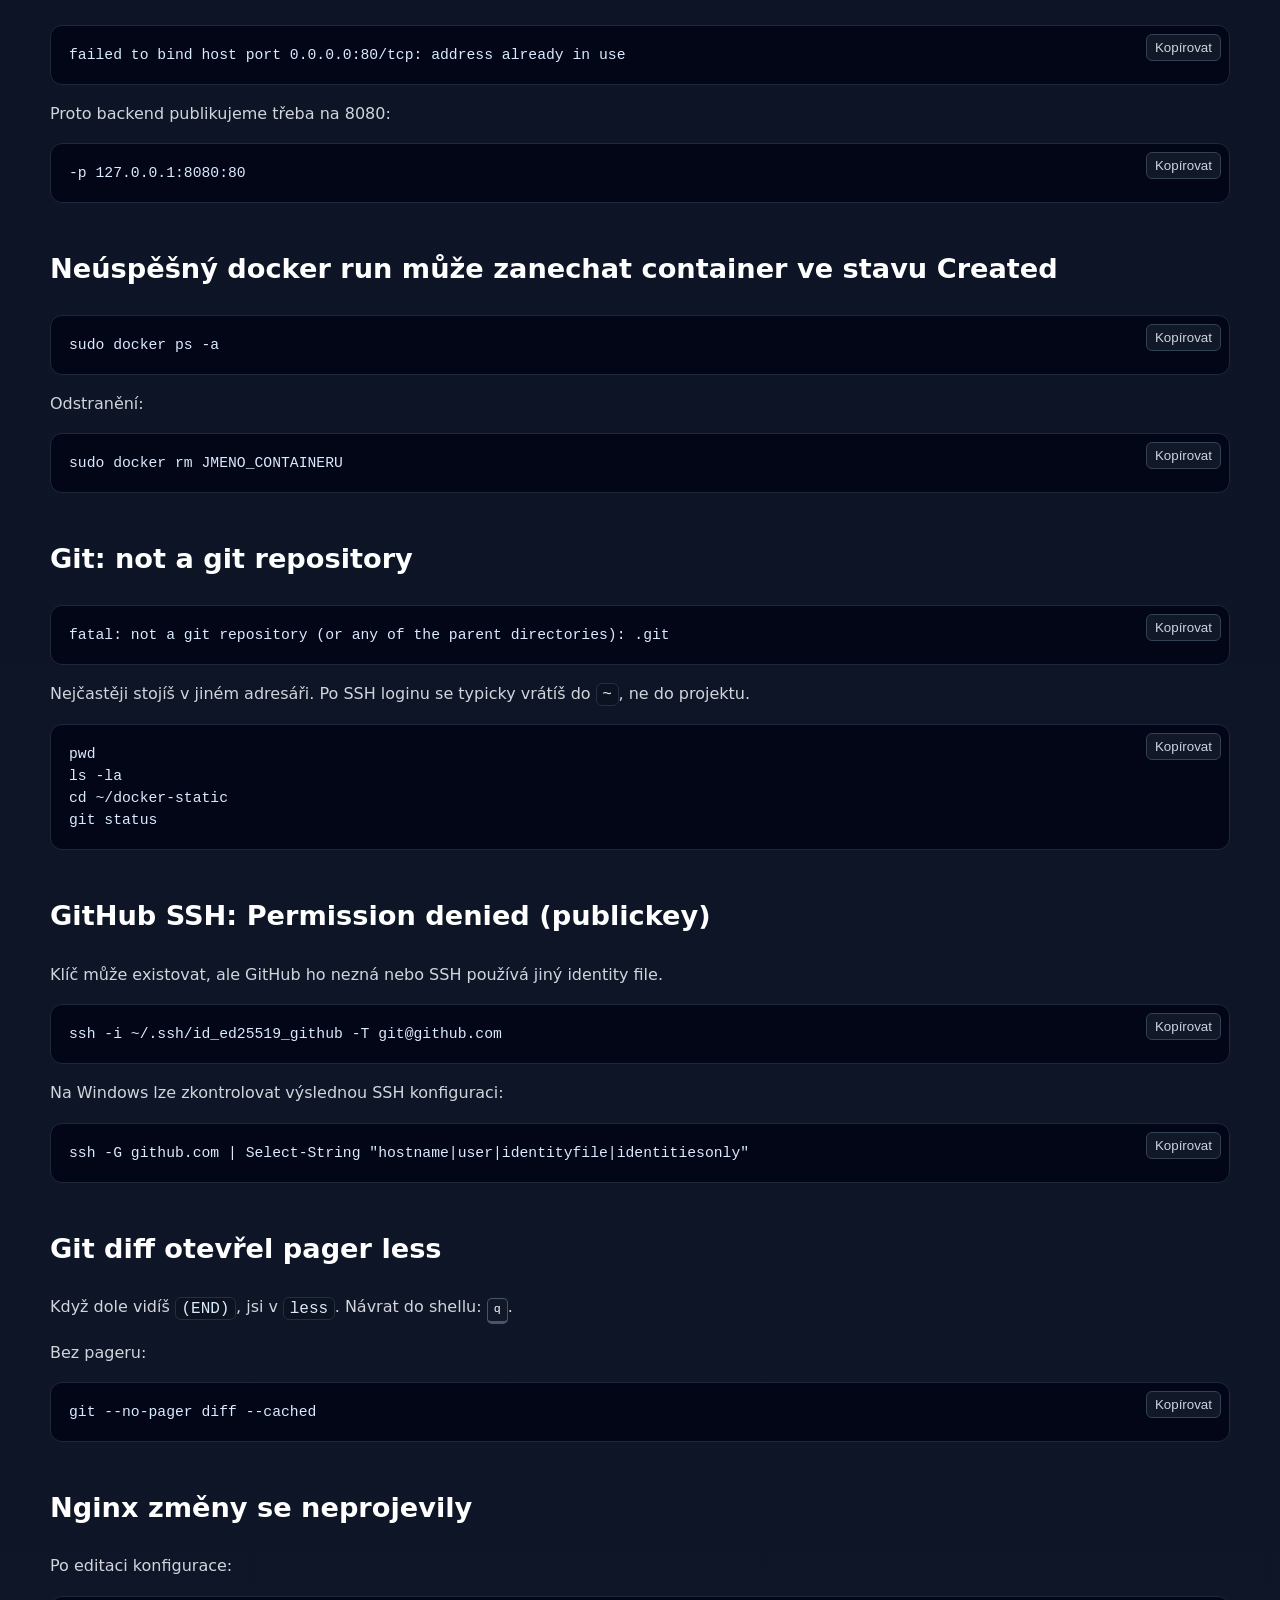
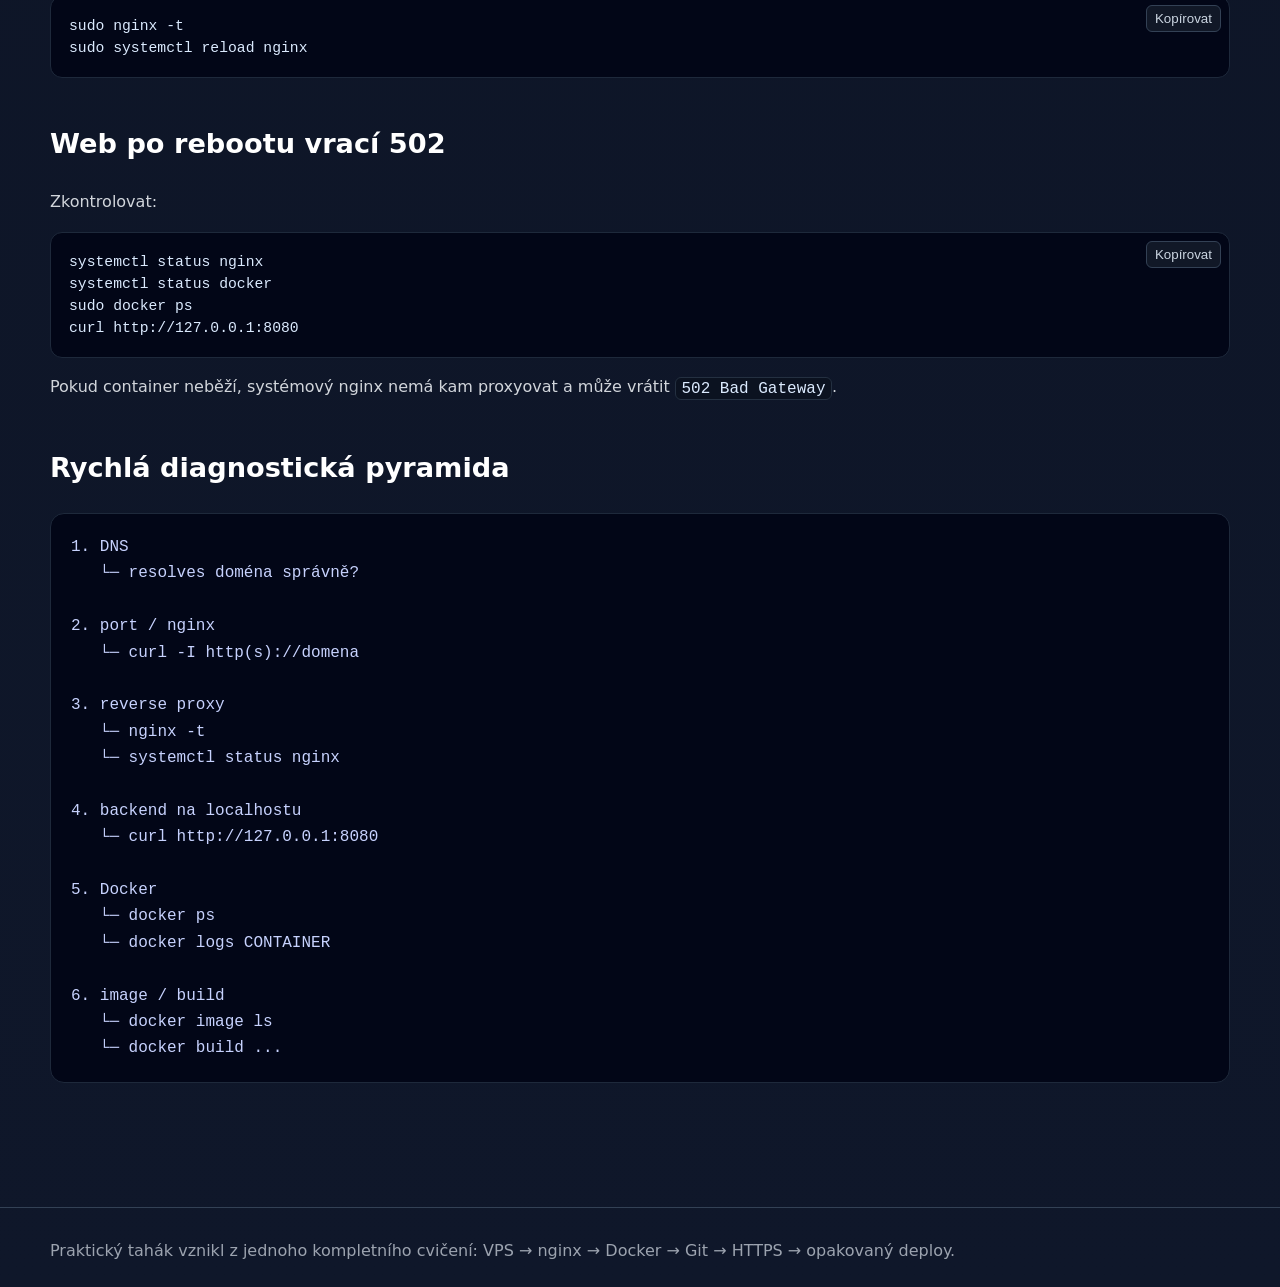
<file: site/troubleshooting.html>
<!doctype html>
<html lang="cs">
<head>
  <meta charset="utf-8">
  <meta name="viewport" content="width=device-width,initial-scale=1">
  <title>Troubleshooting – Docker/VPS tahák</title>
  <link rel="stylesheet" href="assets/style.css">
</head>
<body>

<header>
  <div class="wrap nav">
    <a class="brand" href="index.html">Docker/VPS tahák</a>
    <nav>
      <ul>
        <li><a href="vps-linux.html">VPS & Linux</a></li>
        <li><a href="docker.html">Docker</a></li>
        <li><a href="nginx-https.html">Nginx & HTTPS</a></li>
        <li><a href="git-deploy.html">Git & deploy</a></li>
        <li><a href="troubleshooting.html">Chyby</a></li>
        <li><a href="prikazy.html">Příkazy</a></li>
      </ul>
    </nav>
  </div>
</header>

<main class="wrap">

<section class="hero">
  <span class="badge">kapitola 5</span>
  <h1>Chyby, které jsme si už zažili</h1>
  <p>Krátká diagnostika podle reálných problémů, na které jsme během cvičení narazili.</p>
</section>

<section>
  <h2>Docker: permission denied</h2>
  <pre><code>docker ps
permission denied while trying to connect to the docker API at unix:///var/run/docker.sock</code></pre>
  <p>Diagnostika:</p>
  <pre><code>ls -l /var/run/docker.sock</code></pre>
  <p>Typicky je socket <code>root:docker</code>. Řešení v našem setupu:</p>
  <pre><code>sudo docker ps</code></pre>
</section>

<section>
  <h2>docker build: chybí build context</h2>

  <pre><code>sudo docker build -t docker-tahak:v1</code></pre>

  <p>Chyba:</p>

  <pre><code>docker: 'docker buildx build' requires 1 argument</code></pre>

  <p>Správně:</p>

  <pre><code>sudo docker build -t docker-tahak:v1 .</code></pre>

  <p>
    Poslední <code>.</code> znamená aktuální adresář a slouží
    jako build context.
  </p>
</section>

<section>
  <h2>Docker se pokouší stáhnout můj image z Docker Hubu</h2>

  <p>Například:</p>

  <pre><code>sudo docker run docker-vps-tahak</code></pre>

  <p>Docker odpoví:</p>

  <pre><code>Unable to find image 'docker-vps-tahak:latest' locally
pull access denied ...</code></pre>

  <p>
    Docker lokálně nenašel image s přesným jménem
    <code>docker-vps-tahak:latest</code>, a proto jej automaticky
    začal hledat ve výchozím registry.
  </p>

  <p>
    Pokud jsme image vybuildili jako:
  </p>

  <pre><code>docker-tahak:v1</code></pre>

  <p>musíme použít právě:</p>

  <pre><code>sudo docker run ... docker-tahak:v1</code></pre>
</section>

<section>
  <h2>Container má správné jméno, ale běží v něm špatný web</h2>

  <p>
    Jméno containeru a image jsou dvě nezávislé věci.
  </p>

  <pre><code>sudo docker run \
  --name docker-tahak \
  -p 127.0.0.1:8081:80 \
  -d nginx</code></pre>

  <p>
    Container se sice jmenuje <code>docker-tahak</code>,
    ale vznikl z image <code>nginx</code>.
  </p>

  <p>Správně:</p>

  <pre><code>sudo docker run \
  --name docker-tahak \
  --restart unless-stopped \
  -p 127.0.0.1:8081:80 \
  -d docker-tahak:v1</code></pre>
</section>

<section>
  <h2>Nginx: Too many levels of symbolic links</h2>

  <p>Chybný link:</p>

  <pre><code>tahak.kekor.cz -> tahak.kekor.cz</code></pre>

  <p>
    Symlink ukazuje sám na sebe a vznikne nekonečný cyklus.
  </p>

  <pre><code>sudo rm /etc/nginx/sites-enabled/tahak.kekor.cz

sudo ln -s \
  /etc/nginx/sites-available/tahak.kekor.cz \
  /etc/nginx/sites-enabled/tahak.kekor.cz

sudo nginx -t</code></pre>
</section>

<section>
  <h2>Port 80 už používá systémový nginx</h2>
  <pre><code>sudo docker run -p 80:80 nginx</code></pre>
  <p>Selže:</p>
  <pre><code>failed to bind host port 0.0.0.0:80/tcp: address already in use</code></pre>
  <p>Proto backend publikujeme třeba na 8080:</p>
  <pre><code>-p 127.0.0.1:8080:80</code></pre>
</section>

<section>
  <h2>Neúspěšný docker run může zanechat container ve stavu Created</h2>
  <pre><code>sudo docker ps -a</code></pre>
  <p>Odstranění:</p>
  <pre><code>sudo docker rm JMENO_CONTAINERU</code></pre>
</section>

<section>
  <h2>Git: not a git repository</h2>
  <pre><code>fatal: not a git repository (or any of the parent directories): .git</code></pre>
  <p>
    Nejčastěji stojíš v jiném adresáři. Po SSH loginu se typicky vrátíš do <code>~</code>, ne do projektu.
  </p>
  <pre><code>pwd
ls -la
cd ~/docker-static
git status</code></pre>
</section>

<section>
  <h2>GitHub SSH: Permission denied (publickey)</h2>
  <p>
    Klíč může existovat, ale GitHub ho nezná nebo SSH používá jiný identity file.
  </p>
  <pre><code>ssh -i ~/.ssh/id_ed25519_github -T git@github.com</code></pre>
  <p>Na Windows lze zkontrolovat výslednou SSH konfiguraci:</p>
  <pre><code>ssh -G github.com | Select-String "hostname|user|identityfile|identitiesonly"</code></pre>
</section>

<section>
  <h2>Git diff otevřel pager less</h2>
  <p>
    Když dole vidíš <code>(END)</code>, jsi v <code>less</code>. Návrat do shellu:
    <span class="kbd">q</span>.
  </p>
  <p>Bez pageru:</p>
  <pre><code>git --no-pager diff --cached</code></pre>
</section>

<section>
  <h2>Nginx změny se neprojevily</h2>
  <p>Po editaci konfigurace:</p>
  <pre><code>sudo nginx -t
sudo systemctl reload nginx</code></pre>
</section>

<section>
  <h2>Web po rebootu vrací 502</h2>
  <p>Zkontrolovat:</p>
  <pre><code>systemctl status nginx
systemctl status docker
sudo docker ps
curl http://127.0.0.1:8080</code></pre>
  <p>
    Pokud container neběží, systémový nginx nemá kam proxyovat a může vrátit <code>502 Bad Gateway</code>.
  </p>
</section>

<section>
  <h2>Rychlá diagnostická pyramida</h2>
  <div class="arch">1. DNS
   └─ resolves doména správně?

2. port / nginx
   └─ curl -I http(s)://domena

3. reverse proxy
   └─ nginx -t
   └─ systemctl status nginx

4. backend na localhostu
   └─ curl http://127.0.0.1:8080

5. Docker
   └─ docker ps
   └─ docker logs CONTAINER

6. image / build
   └─ docker image ls
   └─ docker build ...</div>
</section>

</main>

<footer class="footer">
  <div class="wrap">
    Praktický tahák vznikl z jednoho kompletního cvičení: VPS → nginx → Docker → Git → HTTPS → opakovaný deploy.
  </div>
</footer>
<script src="assets/app.js"></script>

</body>
</html>
</file>
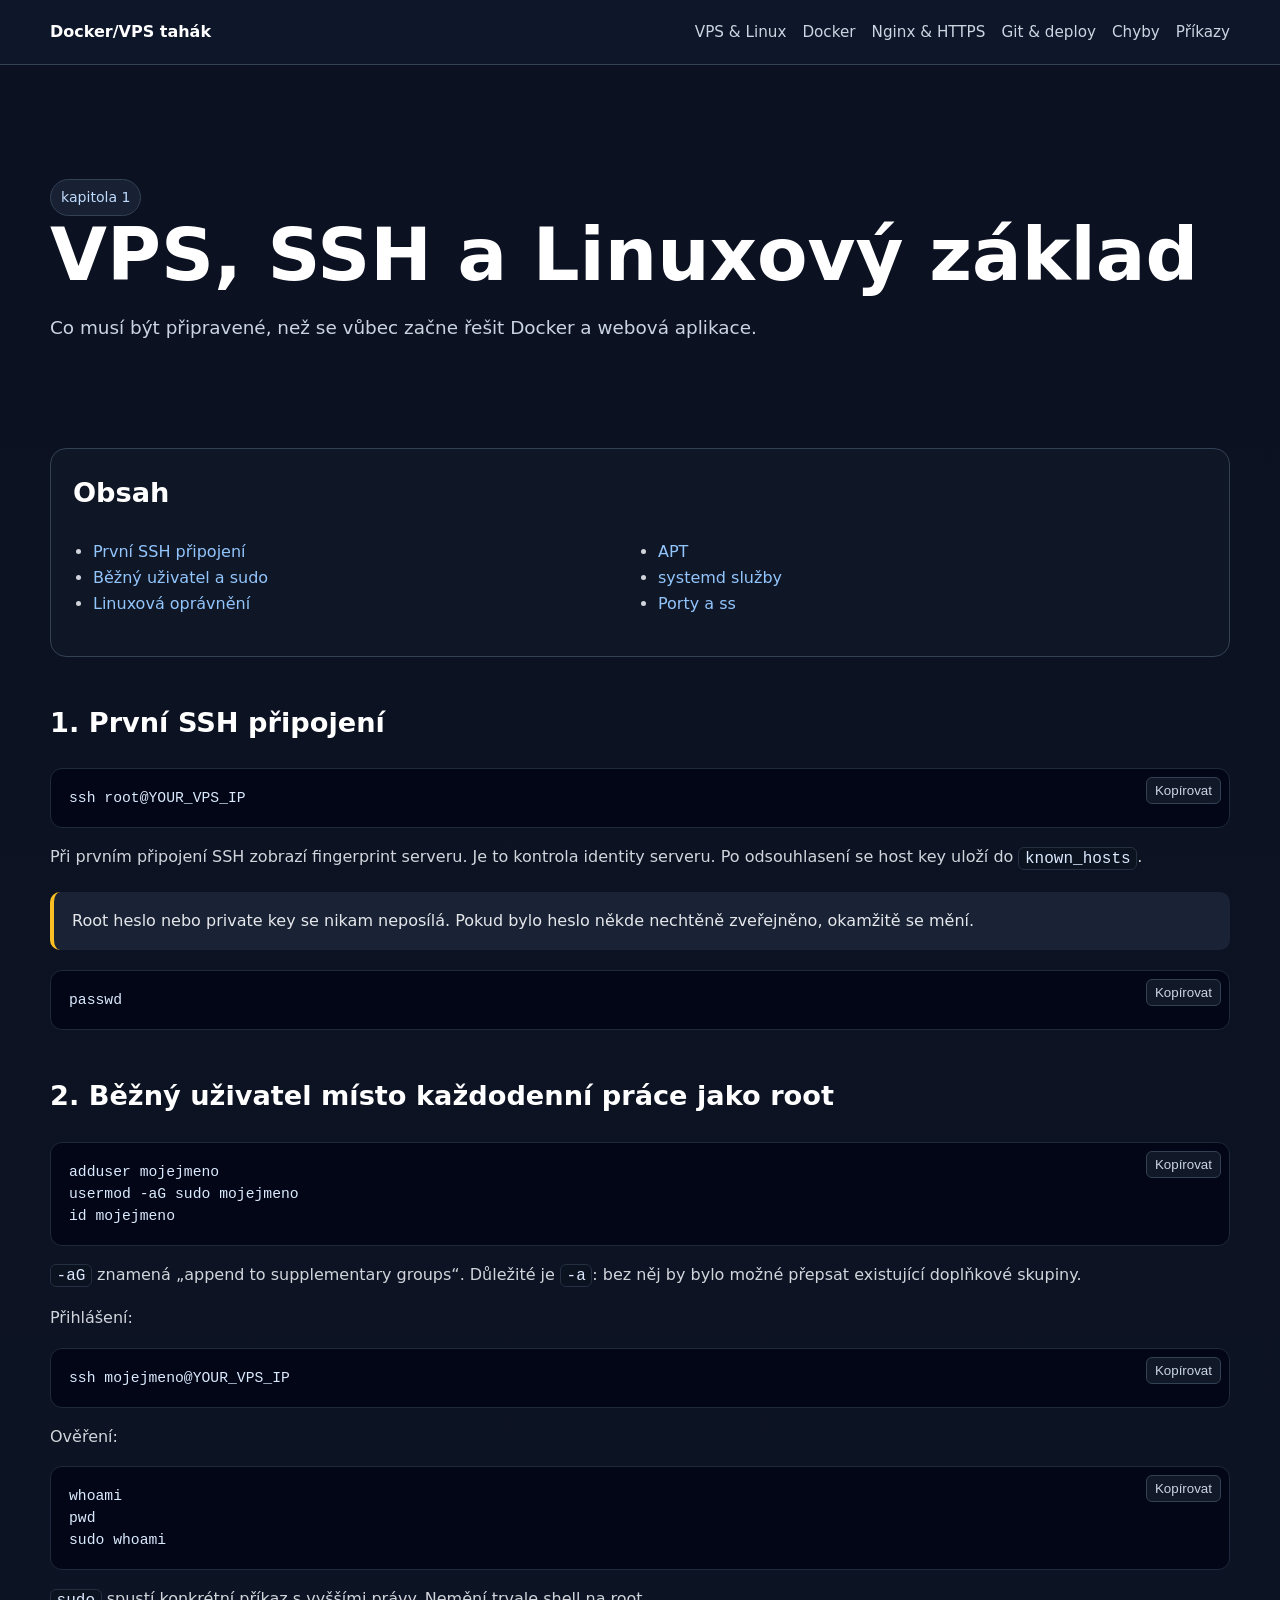
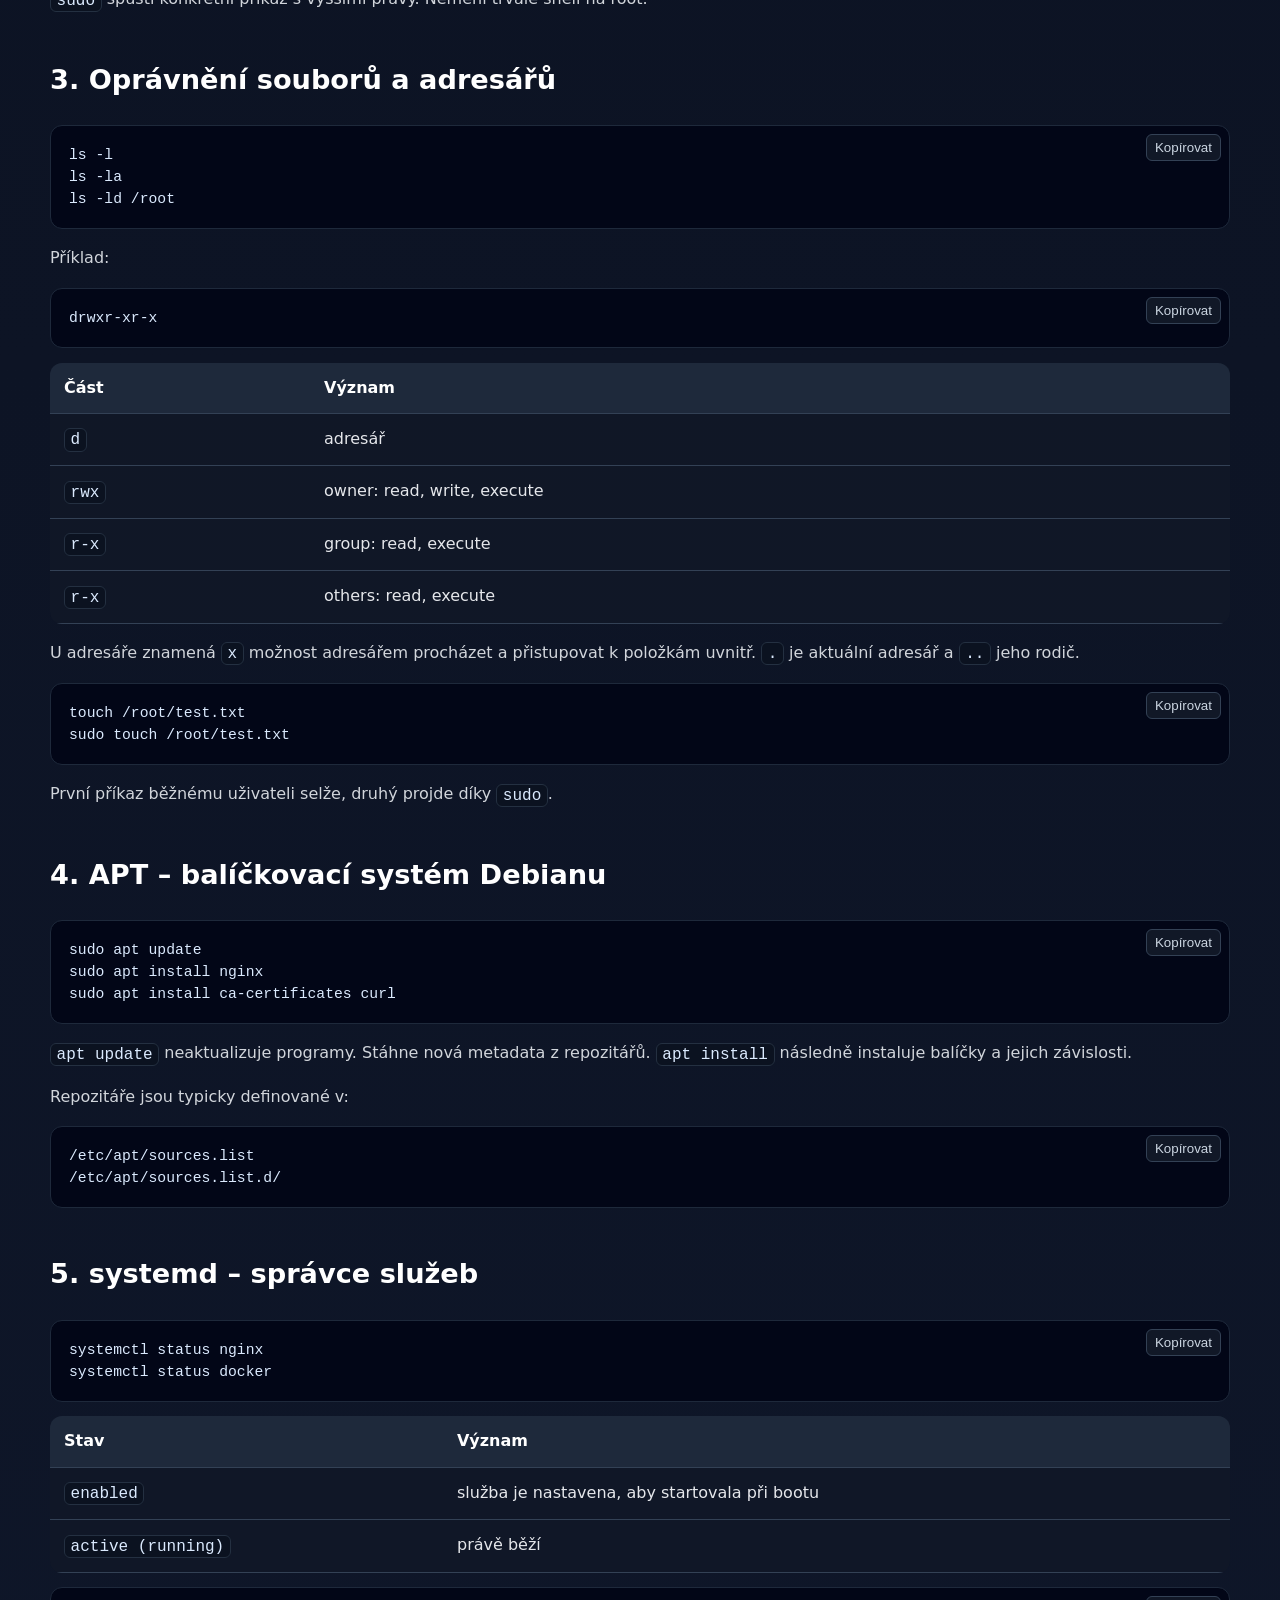
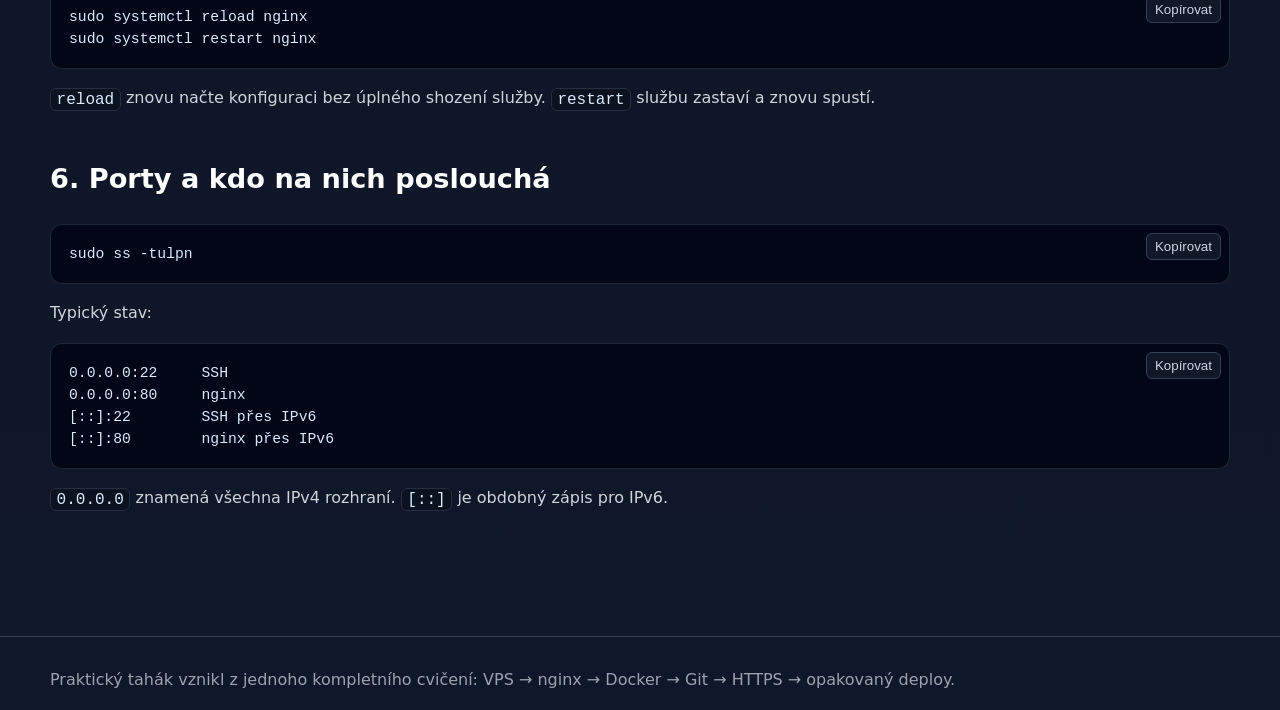
<file: site/vps-linux.html>
<!doctype html>
<html lang="cs">
<head>
  <meta charset="utf-8">
  <meta name="viewport" content="width=device-width,initial-scale=1">
  <title>VPS & Linux – Docker/VPS tahák</title>
  <link rel="stylesheet" href="assets/style.css">
</head>
<body>

<header>
  <div class="wrap nav">
    <a class="brand" href="index.html">Docker/VPS tahák</a>
    <nav>
      <ul>
        <li><a href="vps-linux.html">VPS & Linux</a></li>
        <li><a href="docker.html">Docker</a></li>
        <li><a href="nginx-https.html">Nginx & HTTPS</a></li>
        <li><a href="git-deploy.html">Git & deploy</a></li>
        <li><a href="troubleshooting.html">Chyby</a></li>
        <li><a href="prikazy.html">Příkazy</a></li>
      </ul>
    </nav>
  </div>
</header>

<main class="wrap">

<section class="hero">
  <span class="badge">kapitola 1</span>
  <h1>VPS, SSH a Linuxový základ</h1>
  <p>Co musí být připravené, než se vůbec začne řešit Docker a webová aplikace.</p>
</section>

<section class="toc card">
  <h2>Obsah</h2>
  <ul>
    <li><a href="#ssh">První SSH připojení</a></li>
    <li><a href="#user">Běžný uživatel a sudo</a></li>
    <li><a href="#permissions">Linuxová oprávnění</a></li>
    <li><a href="#apt">APT</a></li>
    <li><a href="#systemd">systemd služby</a></li>
    <li><a href="#ports">Porty a ss</a></li>
  </ul>
</section>

<section id="ssh">
  <h2>1. První SSH připojení</h2>
  <pre><code>ssh root@YOUR_VPS_IP</code></pre>
  <p>
    Při prvním připojení SSH zobrazí fingerprint serveru. Je to kontrola identity serveru.
    Po odsouhlasení se host key uloží do <code>known_hosts</code>.
  </p>
  <div class="callout warn">
    Root heslo nebo private key se nikam neposílá. Pokud bylo heslo někde nechtěně zveřejněno, okamžitě se mění.
  </div>
  <pre><code>passwd</code></pre>
</section>

<section id="user">
  <h2>2. Běžný uživatel místo každodenní práce jako root</h2>
  <pre><code>adduser mojejmeno
usermod -aG sudo mojejmeno
id mojejmeno</code></pre>
  <p>
    <code>-aG</code> znamená „append to supplementary groups“. Důležité je <code>-a</code>:
    bez něj by bylo možné přepsat existující doplňkové skupiny.
  </p>
  <p>Přihlášení:</p>
  <pre><code>ssh mojejmeno@YOUR_VPS_IP</code></pre>
  <p>Ověření:</p>
  <pre><code>whoami
pwd
sudo whoami</code></pre>
  <p><code>sudo</code> spustí konkrétní příkaz s vyššími právy. Nemění trvale shell na root.</p>
</section>

<section id="permissions">
  <h2>3. Oprávnění souborů a adresářů</h2>
  <pre><code>ls -l
ls -la
ls -ld /root</code></pre>
  <p>Příklad:</p>
  <pre><code>drwxr-xr-x</code></pre>
  <table>
    <tr><th>Část</th><th>Význam</th></tr>
    <tr><td><code>d</code></td><td>adresář</td></tr>
    <tr><td><code>rwx</code></td><td>owner: read, write, execute</td></tr>
    <tr><td><code>r-x</code></td><td>group: read, execute</td></tr>
    <tr><td><code>r-x</code></td><td>others: read, execute</td></tr>
  </table>
  <p>
    U adresáře znamená <code>x</code> možnost adresářem procházet a přistupovat k položkám uvnitř.
    <code>.</code> je aktuální adresář a <code>..</code> jeho rodič.
  </p>
  <pre><code>touch /root/test.txt
sudo touch /root/test.txt</code></pre>
  <p>První příkaz běžnému uživateli selže, druhý projde díky <code>sudo</code>.</p>
</section>

<section id="apt">
  <h2>4. APT – balíčkovací systém Debianu</h2>
  <pre><code>sudo apt update
sudo apt install nginx
sudo apt install ca-certificates curl</code></pre>
  <p>
    <code>apt update</code> neaktualizuje programy. Stáhne nová metadata z repozitářů.
    <code>apt install</code> následně instaluje balíčky a jejich závislosti.
  </p>
  <p>Repozitáře jsou typicky definované v:</p>
  <pre><code>/etc/apt/sources.list
/etc/apt/sources.list.d/</code></pre>
</section>

<section id="systemd">
  <h2>5. systemd – správce služeb</h2>
  <pre><code>systemctl status nginx
systemctl status docker</code></pre>
  <table>
    <tr><th>Stav</th><th>Význam</th></tr>
    <tr><td><code>enabled</code></td><td>služba je nastavena, aby startovala při bootu</td></tr>
    <tr><td><code>active (running)</code></td><td>právě běží</td></tr>
  </table>
  <pre><code>sudo systemctl reload nginx
sudo systemctl restart nginx</code></pre>
  <p>
    <code>reload</code> znovu načte konfiguraci bez úplného shození služby.
    <code>restart</code> službu zastaví a znovu spustí.
  </p>
</section>

<section id="ports">
  <h2>6. Porty a kdo na nich poslouchá</h2>
  <pre><code>sudo ss -tulpn</code></pre>
  <p>Typický stav:</p>
  <pre><code>0.0.0.0:22     SSH
0.0.0.0:80     nginx
[::]:22        SSH přes IPv6
[::]:80        nginx přes IPv6</code></pre>
  <p>
    <code>0.0.0.0</code> znamená všechna IPv4 rozhraní. <code>[::]</code> je obdobný zápis pro IPv6.
  </p>
</section>

</main>

<footer class="footer">
  <div class="wrap">
    Praktický tahák vznikl z jednoho kompletního cvičení: VPS → nginx → Docker → Git → HTTPS → opakovaný deploy.
  </div>
</footer>
<script src="assets/app.js"></script>

</body>
</html>
</file>
<file: site/assets/style.css>
:root {
  --bg: #0f172a;
  --panel: #111827;
  --panel-2: #1f2937;
  --text: #e5e7eb;
  --muted: #9ca3af;
  --accent: #60a5fa;
  --accent-2: #34d399;
  --warn: #fbbf24;
  --danger: #f87171;
  --border: #334155;
  --code: #020617;
  --max: 1180px;
}
* { box-sizing: border-box; }
html { scroll-behavior: smooth; }
body {
  margin: 0;
  font-family: Inter, ui-sans-serif, system-ui, -apple-system, BlinkMacSystemFont, "Segoe UI", sans-serif;
  background: linear-gradient(180deg, #0b1120 0%, var(--bg) 100%);
  color: var(--text);
  line-height: 1.65;
}
a { color: #93c5fd; text-decoration: none; }
a:hover { text-decoration: underline; }
.wrap { width: min(var(--max), calc(100% - 32px)); margin: 0 auto; }
header {
  border-bottom: 1px solid var(--border);
  background: rgba(15, 23, 42, .94);
  position: sticky;
  top: 0;
  z-index: 10;
  backdrop-filter: blur(8px);
}
.nav {
  display: flex;
  align-items: center;
  justify-content: space-between;
  gap: 24px;
  min-height: 64px;
}
.brand { font-weight: 800; color: white; }
nav ul { list-style: none; display: flex; gap: 16px; padding: 0; margin: 0; flex-wrap: wrap; }
nav a { color: #cbd5e1; font-size: .95rem; }
.hero { padding: 70px 0 42px; }
.hero h1 { font-size: clamp(2.2rem, 7vw, 4.6rem); line-height: 1.05; margin: 0 0 20px; }
.hero p { max-width: 850px; color: #cbd5e1; font-size: 1.15rem; }
.badge {
  display: inline-block; padding: 6px 10px; border: 1px solid var(--border);
  border-radius: 999px; color: #bfdbfe; background: rgba(30, 41, 59, .7); font-size: .88rem;
}
main { padding-bottom: 80px; }
section { margin: 44px 0; }
h1,h2,h3 { color: white; }
h2 { margin-top: 0; font-size: 1.7rem; }
h3 { margin-top: 30px; }
p, li { color: #d1d5db; }
.grid {
  display: grid;
  grid-template-columns: repeat(2, minmax(0, 1fr));
  gap: 18px;
}
.card {
  background: rgba(17,24,39,.88);
  border: 1px solid var(--border);
  border-radius: 16px;
  padding: 22px;
}
.card h3 { margin-top: 0; }
.callout {
  border-left: 4px solid var(--accent);
  background: rgba(30,41,59,.75);
  padding: 16px 18px;
  border-radius: 10px;
  margin: 20px 0;
}
.callout.warn { border-left-color: var(--warn); }
.callout.good { border-left-color: var(--accent-2); }
.callout.danger { border-left-color: var(--danger); }
pre {
  position: relative;
  overflow-x: auto;
  background: var(--code);
  border: 1px solid #1e293b;
  border-radius: 12px;
  padding: 18px;
  color: #dbeafe;
  line-height: 1.5;
  font-size: .92rem;
}
code { font-family: "Cascadia Code", "SFMono-Regular", Consolas, monospace; }
:not(pre) > code {
  background: #0b1220;
  border: 1px solid #243041;
  padding: .1em .35em;
  border-radius: 6px;
  color: #dbeafe;
}
table {
  width: 100%;
  border-collapse: collapse;
  background: rgba(17,24,39,.72);
  border-radius: 12px;
  overflow: hidden;
}
th, td {
  border-bottom: 1px solid var(--border);
  padding: 12px 14px;
  text-align: left;
  vertical-align: top;
}
th { background: #1e293b; color: white; }
.arch {
  white-space: pre;
  overflow-x: auto;
  font-family: "Cascadia Code", Consolas, monospace;
  background: #020617;
  border: 1px solid #1e293b;
  padding: 20px;
  border-radius: 14px;
  color: #c7d2fe;
}
.step {
  display: grid;
  grid-template-columns: 42px 1fr;
  gap: 12px;
  margin: 16px 0;
}
.step-num {
  width: 34px; height: 34px; border-radius: 50%;
  display: grid; place-items: center;
  background: #1d4ed8; color: white; font-weight: 800;
}
.kbd {
  display: inline-block; padding: 1px 6px; border: 1px solid #475569;
  border-bottom-width: 3px; border-radius: 5px; background: #111827; color: white;
  font-family: monospace; font-size: .9em;
}
.footer {
  border-top: 1px solid var(--border);
  padding: 30px 0;
  color: var(--muted);
}
.toc ul { columns: 2; padding-left: 20px; }
.small { color: var(--muted); font-size: .92rem; }
@media (max-width: 800px) {
  .nav { align-items: flex-start; flex-direction: column; padding: 14px 0; }
  .grid { grid-template-columns: 1fr; }
  .toc ul { columns: 1; }
  .hero { padding-top: 42px; }
}
</file>
